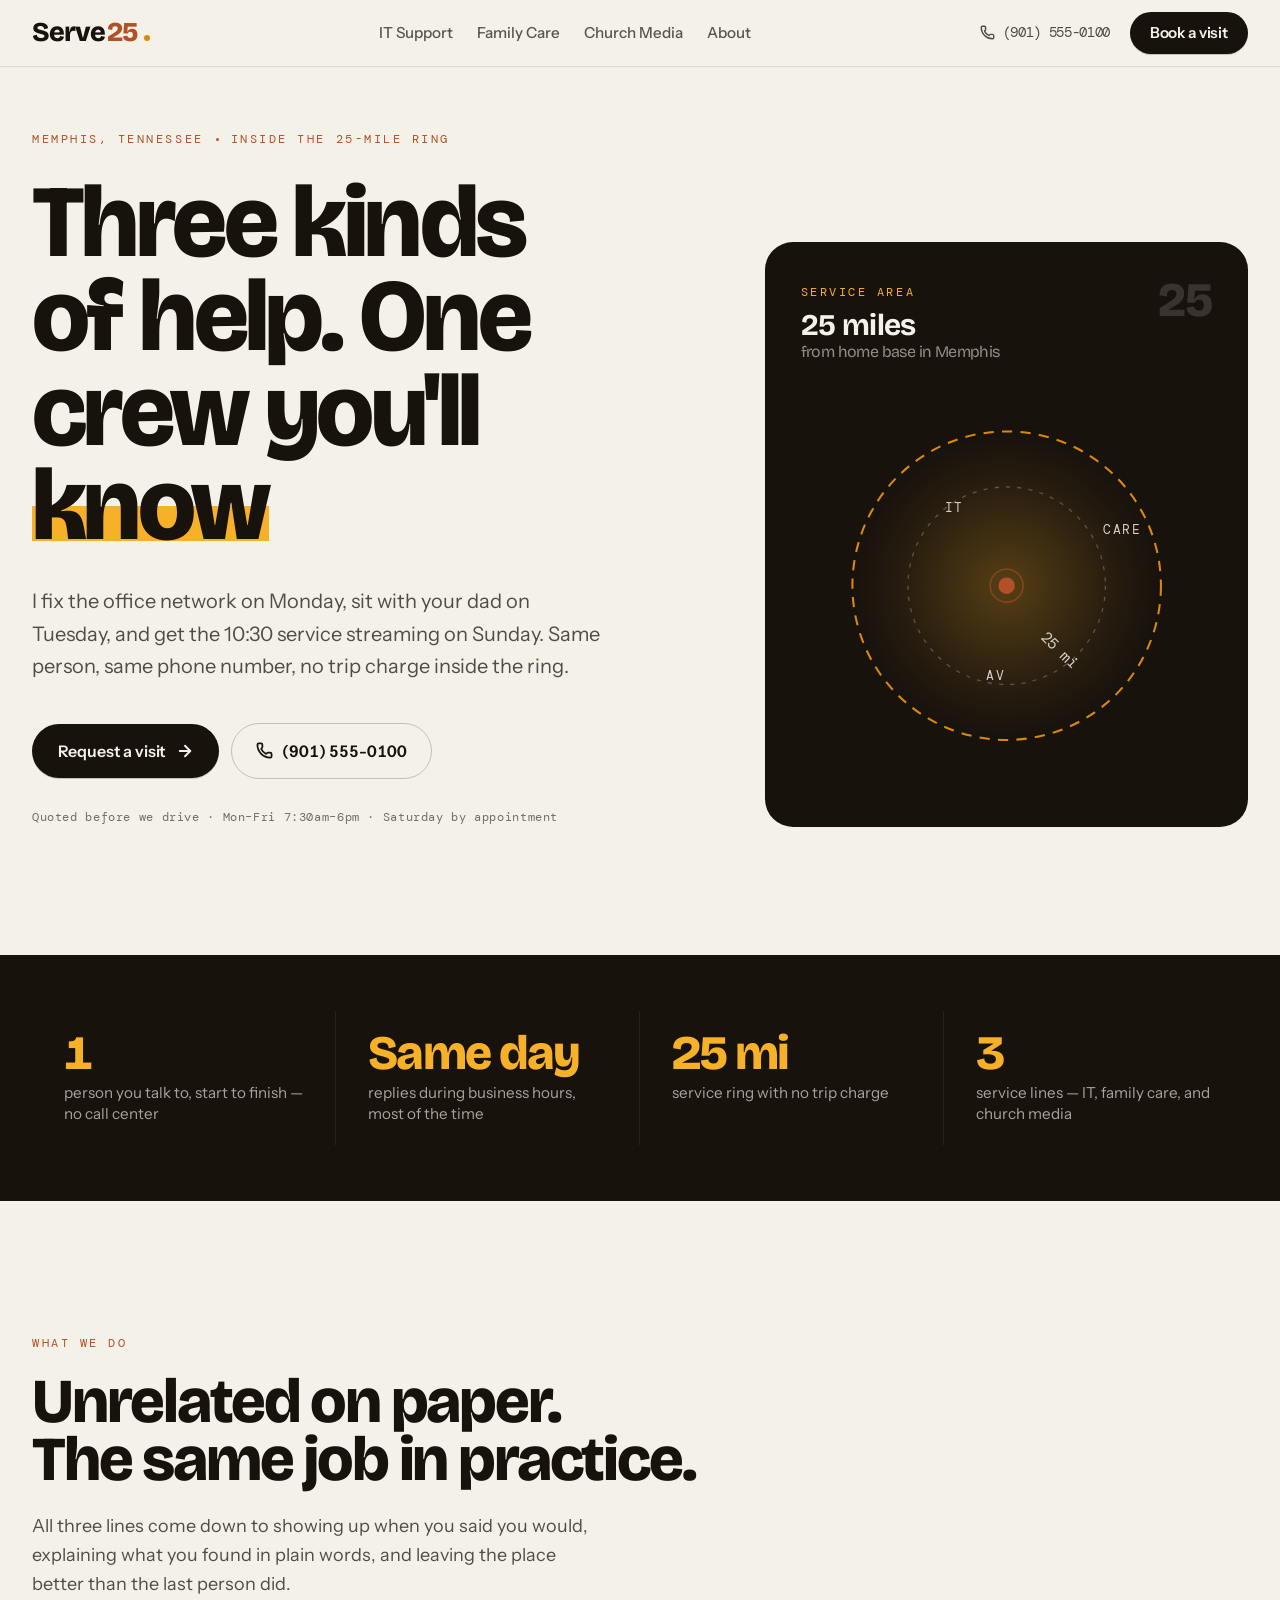
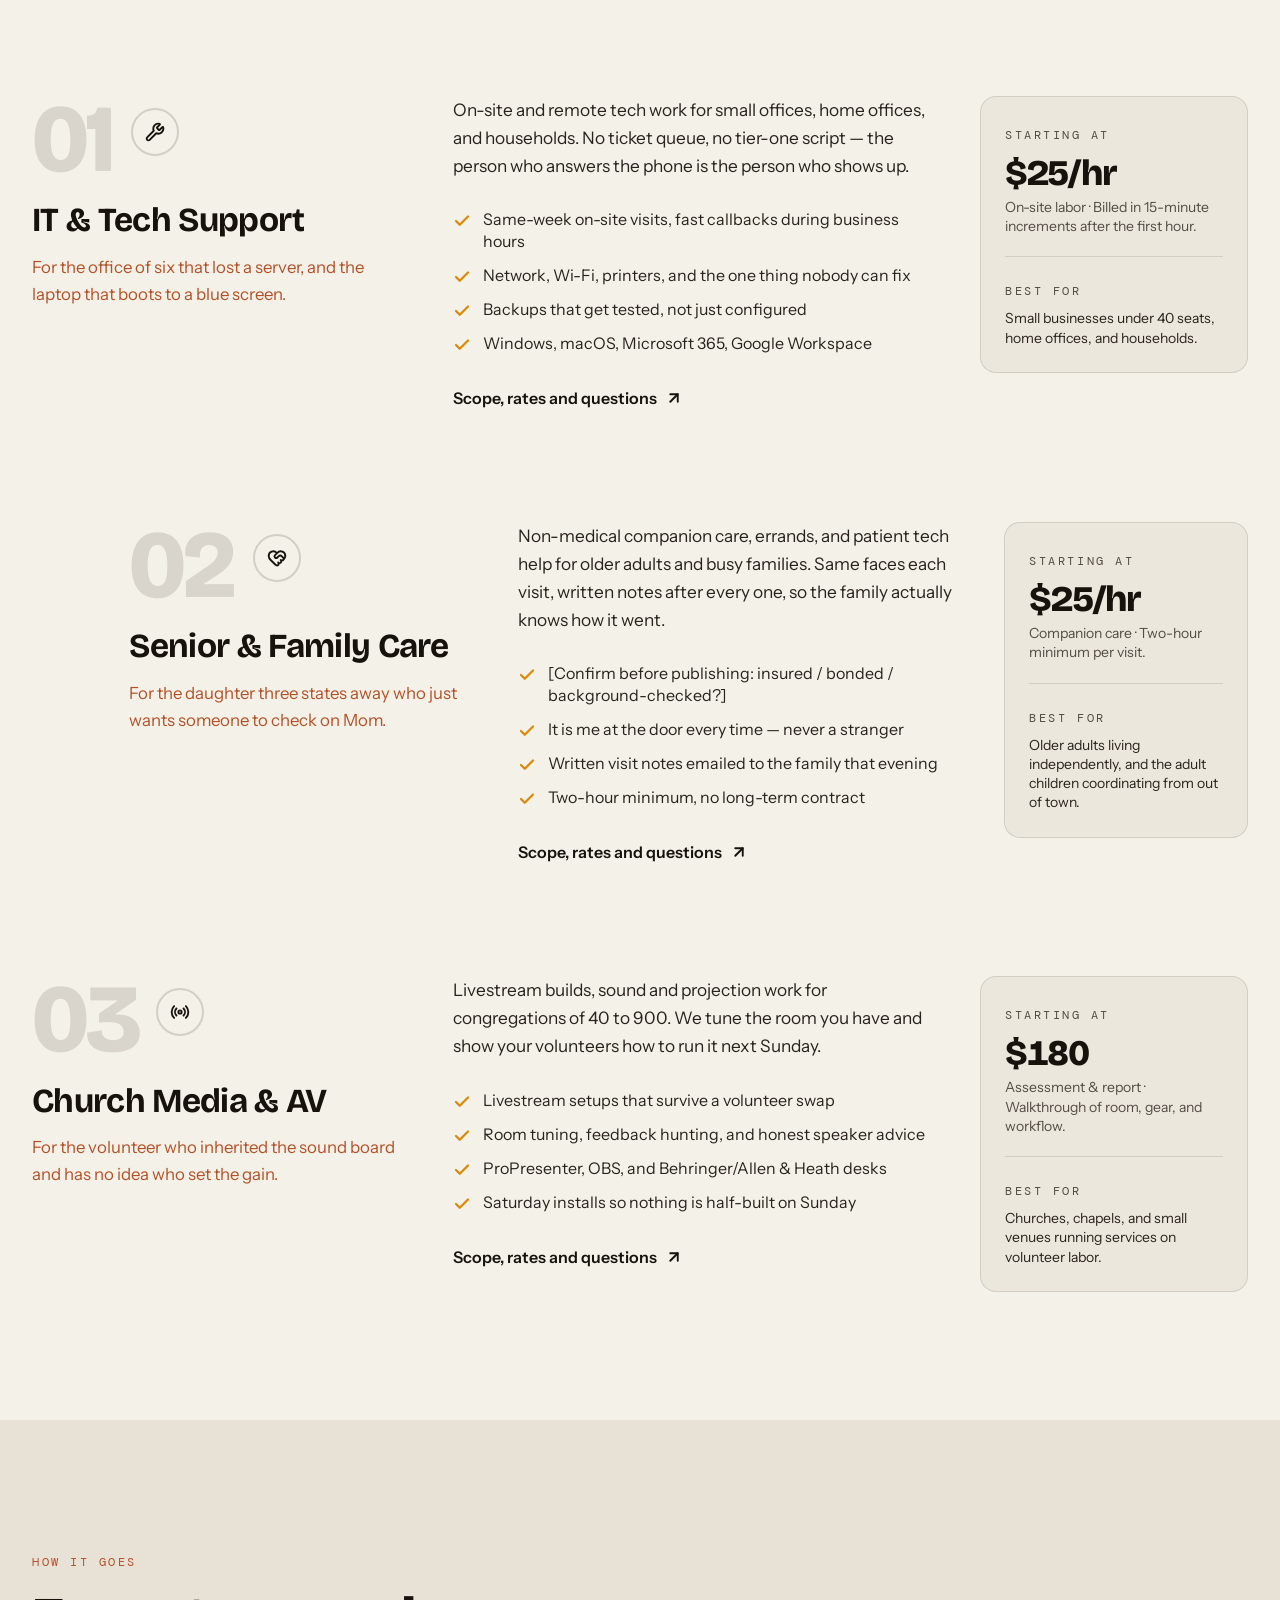
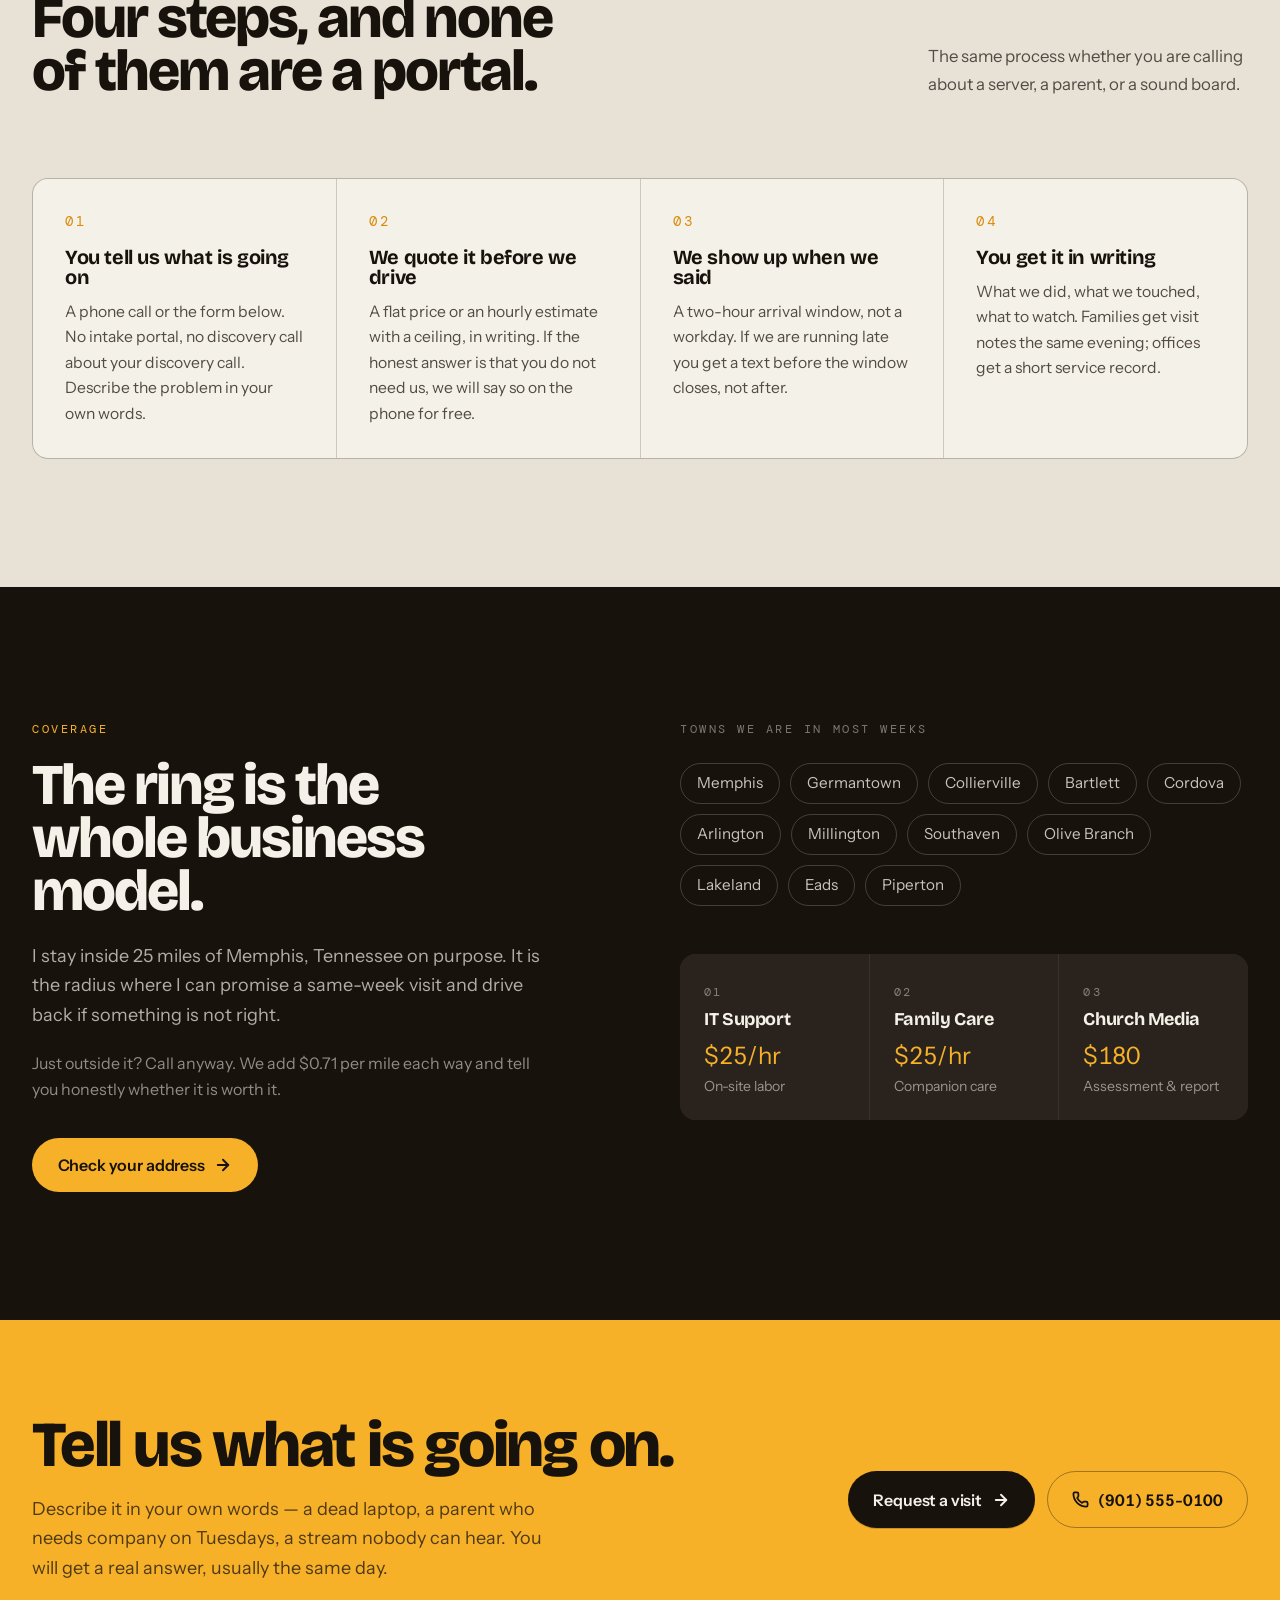
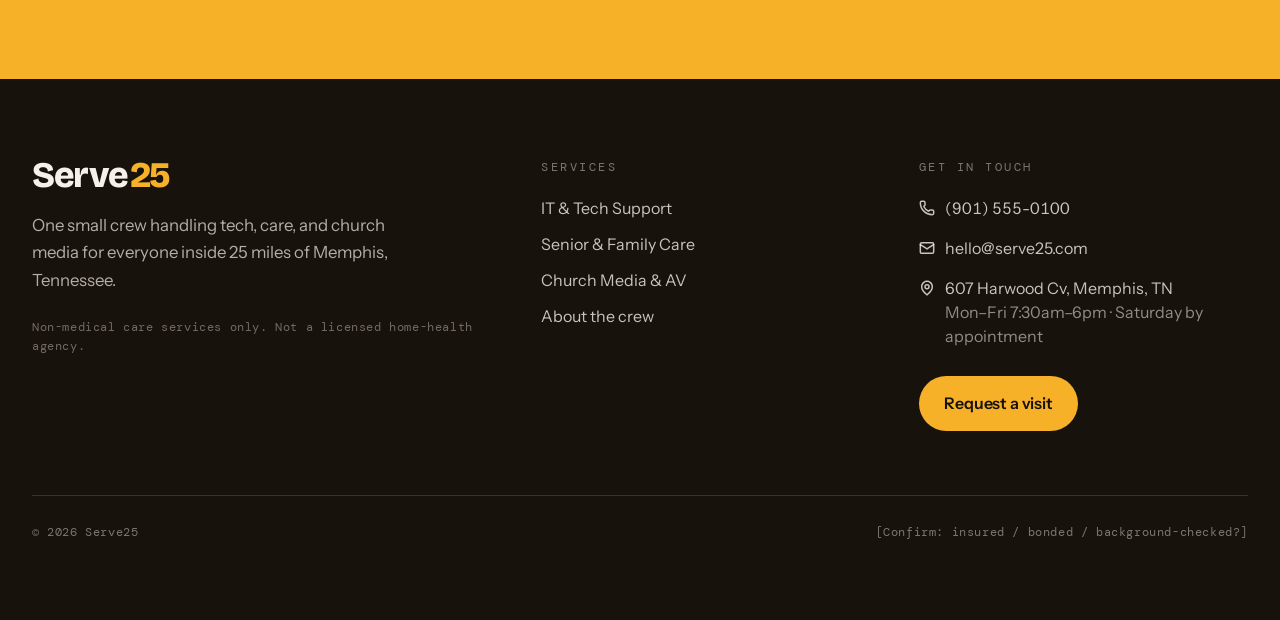
<file: index.html>
<!doctype html>
<html lang="en">
<head>
<meta charset="utf-8"/>
<meta name="viewport" content="width=device-width, initial-scale=1"/>
<title>Serve25 — IT support, family care & church media inside 25 miles</title>
<meta name="description" content="Daniel Harvey handling small-business IT support, non-medical senior and family care, and church livestream and AV work in the Memphis, Tennessee area. Flat quotes, written notes, no trip charge inside 25 miles."/>
<meta name="theme-color" content="#f4efe6"/>
<link rel="icon" href="/favicon.svg" type="image/svg+xml"/>
<link rel="preconnect" href="https://fonts.googleapis.com"/>
<link rel="preconnect" href="https://fonts.gstatic.com" crossorigin/>
<link href="https://fonts.googleapis.com/css2?family=Bricolage+Grotesque:opsz,wdth,wght@12..96,75..100,400..800&family=Instrument+Sans:ital,wght@0,400..600;1,400&family=DM+Mono:wght@400;500&display=swap" rel="stylesheet"/>
<link rel="stylesheet" href="/assets/style.css"/>

</head>
<body class="bg-bone text-ink">
<header class="sticky top-0 z-50 bg-bone/85 backdrop-blur-md border-b border-ink/10">
  <div class="mx-auto max-w-[86rem] px-5 sm:px-8">
    <div class="flex items-center justify-between gap-4 flex-wrap py-3">
      <a href="/index.html" class="flex items-baseline gap-[0.12em]" aria-label="Serve25 home">
        <span class="display text-2xl sm:text-[1.7rem]">Serve</span><span class="display text-2xl sm:text-[1.7rem] text-clay">25</span>
        <span class="mb-[0.35em] ml-1 h-[6px] w-[6px] rounded-full bg-marigold-deep inline-block"></span>
      </a>
      <nav class="flex flex-wrap items-center gap-6" aria-label="Primary">
          <a href="/services/it-support.html" class="text-[0.95rem] font-medium transition-opacity opacity-70 hover:opacity-100">IT Support</a>
          <a href="/services/family-care.html" class="text-[0.95rem] font-medium transition-opacity opacity-70 hover:opacity-100">Family Care</a>
          <a href="/services/church-media.html" class="text-[0.95rem] font-medium transition-opacity opacity-70 hover:opacity-100">Church Media</a>
          <a href="/about.html" class="text-[0.95rem] font-medium transition-opacity opacity-70 hover:opacity-100">About</a>
      </nav>
      <div class="flex items-center gap-5">
        <a href="tel:+19015550100" class="flex items-center gap-2 font-mono text-[0.9rem] tracking-tight tnum opacity-75 transition-opacity hover:opacity-100">
          <svg xmlns="http://www.w3.org/2000/svg" width="15" height="15" viewBox="0 0 24 24" fill="none" stroke="currentColor" stroke-width="2.25" stroke-linecap="round" stroke-linejoin="round" aria-hidden="true"><path d="M13.832 16.568a1 1 0 0 0 1.213-.303l.355-.465A2 2 0 0 1 17 15h3a2 2 0 0 1 2 2v3a2 2 0 0 1-2 2A18 18 0 0 1 2 4a2 2 0 0 1 2-2h3a2 2 0 0 1 2 2v3a2 2 0 0 1-.8 1.6l-.468.351a1 1 0 0 0-.292 1.233 14 14 0 0 0 6.392 6.384"/></svg>(901) 555-0100
        </a>
        <a href="/contact.html" class="btn-solid btn-sm text-[0.95rem]">Book a visit</a>
      </div>
    </div>
  </div>
</header>
<main>

<section class="relative overflow-hidden pt-10 pb-20 sm:pt-16 sm:pb-32">
  <div class="relative mx-auto max-w-[86rem] px-5 sm:px-8">
    <div class="grid items-end gap-14 lg:grid-cols-12 lg:gap-10">
      <div class="lg:col-span-7 xl:col-span-7">
        <p class="eyebrow flex flex-wrap items-center gap-x-3 gap-y-1 text-clay">
          <span>Memphis, Tennessee</span><span class="h-[3px] w-[3px] rounded-full bg-clay inline-block"></span><span>Inside the 25-mile ring</span>
        </p>
        <h1 class="display mt-7 text-[clamp(2.9rem,8.4vw,6.4rem)]">
          <span class="block">Three kinds</span>
          <span class="block">of help. One</span>
          <span class="block">crew you'll <span class="relative inline-block"><span class="relative z-10">know</span><span class="absolute inset-x-0 bottom-[0.12em] z-0 h-[0.34em] bg-marigold"></span></span></span>
        </h1>
        <p class="mt-8 max-w-xl text-lg leading-relaxed text-ink-3 sm:text-xl">I fix the office network on Monday, sit with your dad on Tuesday, and get the 10:30 service streaming on Sunday. Same person, same phone number, no trip charge inside the ring.</p>
        <div class="mt-10 flex flex-wrap items-center gap-3">
          <a href="/contact.html" class="btn-solid">Request a visit<svg xmlns="http://www.w3.org/2000/svg" width="18" height="18" viewBox="0 0 24 24" fill="none" stroke="currentColor" stroke-width="2.5" stroke-linecap="round" stroke-linejoin="round" aria-hidden="true"><path d="M5 12h14"/><path d="m12 5 7 7-7 7"/></svg></a>
          <a href="tel:+19015550100" class="btn-ghost tnum"><svg xmlns="http://www.w3.org/2000/svg" width="17" height="17" viewBox="0 0 24 24" fill="none" stroke="currentColor" stroke-width="2.5" stroke-linecap="round" stroke-linejoin="round" aria-hidden="true"><path d="M13.832 16.568a1 1 0 0 0 1.213-.303l.355-.465A2 2 0 0 1 17 15h3a2 2 0 0 1 2 2v3a2 2 0 0 1-2 2A18 18 0 0 1 2 4a2 2 0 0 1 2-2h3a2 2 0 0 1 2 2v3a2 2 0 0 1-.8 1.6l-.468.351a1 1 0 0 0-.292 1.233 14 14 0 0 0 6.392 6.384"/></svg>(901) 555-0100</a>
        </div>
        <p class="mt-7 font-mono text-[0.78rem] leading-relaxed tracking-wider text-ink-3/80">Quoted before we drive · Mon–Fri 7:30am–6pm · Saturday by appointment</p>
      </div>
      <div class="lg:col-span-5 xl:col-span-5">
        <div class="relative mx-auto max-w-md lg:max-w-none">
          <div class="relative overflow-hidden rounded-[1.75rem] bg-ink p-7 text-bone sm:p-9">
            <div class="flex items-start justify-between gap-6">
              <div><span class="eyebrow text-marigold">Service area</span><p class="display-wide mt-2 text-3xl">25 miles<span class="block text-base font-normal text-bone/55">from home base in Memphis</span></p></div>
              <span class="display shrink-0 text-5xl text-bone/15">25</span>
            </div>
            <svg viewBox="0 0 400 400" class="mt-4 w-full text-bone/85" role="img" aria-label="A 25-mile service radius with IT support, family care, and church media inside it">
<defs><radialGradient id="ring-fill" cx="50%" cy="50%" r="50%">
<stop offset="0%" stop-color="var(--color-marigold)" stop-opacity="0.28"/>
<stop offset="70%" stop-color="var(--color-marigold)" stop-opacity="0.06"/>
<stop offset="100%" stop-color="var(--color-marigold)" stop-opacity="0"/></radialGradient></defs>
<circle cx="200" cy="200" r="150" fill="url(#ring-fill)"/>
<circle cx="200" cy="200" r="150" fill="none" stroke="var(--color-marigold-deep)" stroke-width="2" stroke-dasharray="10 8"/>
<circle cx="200" cy="200" r="96" fill="none" stroke="currentColor" stroke-opacity="0.3" stroke-width="1.25" stroke-dasharray="4 7"/>
<circle cx="200" cy="200" r="8" fill="var(--color-clay)"/>
<circle cx="200" cy="200" r="16" fill="none" stroke="var(--color-clay)" stroke-width="1.5" stroke-opacity="0.55"/>
<text x="248" y="266" font-family="var(--font-mono)" font-size="15" fill="currentColor" transform="rotate(45 248 266)" text-anchor="middle">25 mi</text>
<text x="140" y="128" font-family="var(--font-mono)" font-size="13" letter-spacing="1.5" fill="currentColor">IT</text>
<text x="294" y="150" font-family="var(--font-mono)" font-size="13" letter-spacing="1.5" fill="currentColor">CARE</text>
<text x="180" y="292" font-family="var(--font-mono)" font-size="13" letter-spacing="1.5" fill="currentColor">AV</text>
</svg>
          </div>
        </div>
      </div>
    </div>
  </div>
</section>

<section class="relative bg-ink text-bone">
  <div class="mx-auto max-w-[86rem] px-5 sm:px-8">
    <dl class="grid grid-cols-2 divide-ink-2 py-12 sm:py-14 lg:grid-cols-4 lg:divide-x">
      <div class="px-1 py-5 lg:px-8"><dt class="display text-[2.6rem] tnum text-marigold sm:text-5xl">1</dt><dd class="mt-2 max-w-[15rem] text-[0.95rem] leading-snug text-bone/65">person you talk to, start to finish — no call center</dd></div>
          <div class="px-1 py-5 lg:px-8"><dt class="display text-[2.6rem] tnum text-marigold sm:text-5xl">Same day</dt><dd class="mt-2 max-w-[15rem] text-[0.95rem] leading-snug text-bone/65">replies during business hours, most of the time</dd></div>
          <div class="px-1 py-5 lg:px-8"><dt class="display text-[2.6rem] tnum text-marigold sm:text-5xl">25 mi</dt><dd class="mt-2 max-w-[15rem] text-[0.95rem] leading-snug text-bone/65">service ring with no trip charge</dd></div>
          <div class="px-1 py-5 lg:px-8"><dt class="display text-[2.6rem] tnum text-marigold sm:text-5xl">3</dt><dd class="mt-2 max-w-[15rem] text-[0.95rem] leading-snug text-bone/65">service lines — IT, family care, and church media</dd></div>
    </dl>
  </div>
</section>

<section id="services" class="relative py-24 sm:py-32">
  <div class="mx-auto max-w-[86rem] px-5 sm:px-8">
    <div class="max-w-3xl">
      <span class="eyebrow text-clay">What we do</span>
      <h2 class="display mt-5 text-[clamp(2.2rem,5.4vw,3.9rem)]">Unrelated on paper.<br/>The same job in practice.</h2>
      <p class="mt-6 max-w-xl text-lg leading-relaxed text-ink-3">All three lines come down to showing up when you said you would, explaining what you found in plain words, and leaving the place better than the last person did.</p>
    </div>
    <div class="mt-20 space-y-20 sm:mt-24 sm:space-y-28">
      
        <article class="group relative">
          <div class="grid gap-8 lg:grid-cols-12 lg:gap-12 ">
            <div class="lg:col-span-4">
              <div class="flex items-start gap-5">
                <span class="display text-[clamp(3.5rem,9vw,6rem)] text-ink/12">01</span>
                <span class="mt-3 grid h-12 w-12 shrink-0 place-items-center rounded-full border-2 border-ink/15 text-ink"><svg xmlns="http://www.w3.org/2000/svg" width="20" height="20" viewBox="0 0 24 24" fill="none" stroke="currentColor" stroke-width="2.25" stroke-linecap="round" stroke-linejoin="round" aria-hidden="true"><path d="M14.7 6.3a1 1 0 0 0 0 1.4l1.6 1.6a1 1 0 0 0 1.4 0l3.106-3.105c.32-.322.863-.22.983.218a6 6 0 0 1-8.259 7.057l-7.91 7.91a1 1 0 0 1-2.999-3l7.91-7.91a6 6 0 0 1 7.057-8.259c.438.12.54.662.219.984z"/></svg></span>
              </div>
              <h3 class="display-wide mt-5 text-3xl sm:text-[2.1rem]">IT & Tech Support</h3>
              <p class="mt-4 max-w-sm text-[1.05rem] leading-relaxed text-clay">For the office of six that lost a server, and the laptop that boots to a blue screen.</p>
            </div>
            <div class="lg:col-span-5">
              <p class="text-[1.08rem] leading-relaxed text-ink-2">On-site and remote tech work for small offices, home offices, and households. No ticket queue, no tier-one script — the person who answers the phone is the person who shows up.</p>
              <ul class="mt-7 space-y-3">
              <li class="flex gap-3 text-ink-2"><svg xmlns="http://www.w3.org/2000/svg" width="18" height="18" viewBox="0 0 24 24" fill="none" stroke="currentColor" stroke-width="3" stroke-linecap="round" stroke-linejoin="round" class="mt-1 shrink-0 text-marigold-deep" aria-hidden="true"><path d="M20 6 9 17l-5-5"/></svg><span class="leading-snug">Same-week on-site visits, fast callbacks during business hours</span></li>
              <li class="flex gap-3 text-ink-2"><svg xmlns="http://www.w3.org/2000/svg" width="18" height="18" viewBox="0 0 24 24" fill="none" stroke="currentColor" stroke-width="3" stroke-linecap="round" stroke-linejoin="round" class="mt-1 shrink-0 text-marigold-deep" aria-hidden="true"><path d="M20 6 9 17l-5-5"/></svg><span class="leading-snug">Network, Wi-Fi, printers, and the one thing nobody can fix</span></li>
              <li class="flex gap-3 text-ink-2"><svg xmlns="http://www.w3.org/2000/svg" width="18" height="18" viewBox="0 0 24 24" fill="none" stroke="currentColor" stroke-width="3" stroke-linecap="round" stroke-linejoin="round" class="mt-1 shrink-0 text-marigold-deep" aria-hidden="true"><path d="M20 6 9 17l-5-5"/></svg><span class="leading-snug">Backups that get tested, not just configured</span></li>
              <li class="flex gap-3 text-ink-2"><svg xmlns="http://www.w3.org/2000/svg" width="18" height="18" viewBox="0 0 24 24" fill="none" stroke="currentColor" stroke-width="3" stroke-linecap="round" stroke-linejoin="round" class="mt-1 shrink-0 text-marigold-deep" aria-hidden="true"><path d="M20 6 9 17l-5-5"/></svg><span class="leading-snug">Windows, macOS, Microsoft 365, Google Workspace</span></li>
              </ul>
              <a href="/services/it-support.html" class="mt-8 inline-flex items-center gap-2 font-semibold text-ink">
                <span class="link-draw">Scope, rates and questions</span><svg xmlns="http://www.w3.org/2000/svg" width="18" height="18" viewBox="0 0 24 24" fill="none" stroke="currentColor" stroke-width="2.5" stroke-linecap="round" stroke-linejoin="round" aria-hidden="true"><path d="M7 7h10v10"/><path d="M7 17 17 7"/></svg>
              </a>
            </div>
            <div class="lg:col-span-3">
              <div class="rounded-2xl border border-ink/12 bg-bone-2/60 p-6">
                <span class="eyebrow text-ink-3">Starting at</span>
                <p class="display mt-3 text-4xl tnum">$25/hr</p>
                <p class="mt-2 text-sm leading-snug text-ink-3">On-site labor · Billed in 15-minute increments after the first hour.</p>
                <hr class="my-5 border-ink/12"/>
                <span class="eyebrow text-ink-3">Best for</span>
                <p class="mt-2 text-sm leading-snug text-ink-2">Small businesses under 40 seats, home offices, and households.</p>
              </div>
            </div>
          </div>
        </article>
        <article class="group relative">
          <div class="grid gap-8 lg:grid-cols-12 lg:gap-12 lg:pl-[8%]">
            <div class="lg:col-span-4">
              <div class="flex items-start gap-5">
                <span class="display text-[clamp(3.5rem,9vw,6rem)] text-ink/12">02</span>
                <span class="mt-3 grid h-12 w-12 shrink-0 place-items-center rounded-full border-2 border-ink/15 text-ink"><svg xmlns="http://www.w3.org/2000/svg" width="20" height="20" viewBox="0 0 24 24" fill="none" stroke="currentColor" stroke-width="2.25" stroke-linecap="round" stroke-linejoin="round" aria-hidden="true"><path d="M19.414 14.414C21 12.828 22 11.5 22 9.5a5.5 5.5 0 0 0-9.591-3.676.6.6 0 0 1-.818.001A5.5 5.5 0 0 0 2 9.5c0 2.3 1.5 4 3 5.5l5.535 5.362a2 2 0 0 0 2.879.052 2.12 2.12 0 0 0-.004-3 2.124 2.124 0 1 0 3-3 2.124 2.124 0 0 0 3.004 0 2 2 0 0 0 0-2.828l-1.881-1.882a2.41 2.41 0 0 0-3.409 0l-1.71 1.71a2 2 0 0 1-2.828 0 2 2 0 0 1 0-2.828l2.823-2.762"/></svg></span>
              </div>
              <h3 class="display-wide mt-5 text-3xl sm:text-[2.1rem]">Senior & Family Care</h3>
              <p class="mt-4 max-w-sm text-[1.05rem] leading-relaxed text-clay">For the daughter three states away who just wants someone to check on Mom.</p>
            </div>
            <div class="lg:col-span-5">
              <p class="text-[1.08rem] leading-relaxed text-ink-2">Non-medical companion care, errands, and patient tech help for older adults and busy families. Same faces each visit, written notes after every one, so the family actually knows how it went.</p>
              <ul class="mt-7 space-y-3">
              <li class="flex gap-3 text-ink-2"><svg xmlns="http://www.w3.org/2000/svg" width="18" height="18" viewBox="0 0 24 24" fill="none" stroke="currentColor" stroke-width="3" stroke-linecap="round" stroke-linejoin="round" class="mt-1 shrink-0 text-marigold-deep" aria-hidden="true"><path d="M20 6 9 17l-5-5"/></svg><span class="leading-snug">[Confirm before publishing: insured / bonded / background-checked?]</span></li>
              <li class="flex gap-3 text-ink-2"><svg xmlns="http://www.w3.org/2000/svg" width="18" height="18" viewBox="0 0 24 24" fill="none" stroke="currentColor" stroke-width="3" stroke-linecap="round" stroke-linejoin="round" class="mt-1 shrink-0 text-marigold-deep" aria-hidden="true"><path d="M20 6 9 17l-5-5"/></svg><span class="leading-snug">It is me at the door every time — never a stranger</span></li>
              <li class="flex gap-3 text-ink-2"><svg xmlns="http://www.w3.org/2000/svg" width="18" height="18" viewBox="0 0 24 24" fill="none" stroke="currentColor" stroke-width="3" stroke-linecap="round" stroke-linejoin="round" class="mt-1 shrink-0 text-marigold-deep" aria-hidden="true"><path d="M20 6 9 17l-5-5"/></svg><span class="leading-snug">Written visit notes emailed to the family that evening</span></li>
              <li class="flex gap-3 text-ink-2"><svg xmlns="http://www.w3.org/2000/svg" width="18" height="18" viewBox="0 0 24 24" fill="none" stroke="currentColor" stroke-width="3" stroke-linecap="round" stroke-linejoin="round" class="mt-1 shrink-0 text-marigold-deep" aria-hidden="true"><path d="M20 6 9 17l-5-5"/></svg><span class="leading-snug">Two-hour minimum, no long-term contract</span></li>
              </ul>
              <a href="/services/family-care.html" class="mt-8 inline-flex items-center gap-2 font-semibold text-ink">
                <span class="link-draw">Scope, rates and questions</span><svg xmlns="http://www.w3.org/2000/svg" width="18" height="18" viewBox="0 0 24 24" fill="none" stroke="currentColor" stroke-width="2.5" stroke-linecap="round" stroke-linejoin="round" aria-hidden="true"><path d="M7 7h10v10"/><path d="M7 17 17 7"/></svg>
              </a>
            </div>
            <div class="lg:col-span-3">
              <div class="rounded-2xl border border-ink/12 bg-bone-2/60 p-6">
                <span class="eyebrow text-ink-3">Starting at</span>
                <p class="display mt-3 text-4xl tnum">$25/hr</p>
                <p class="mt-2 text-sm leading-snug text-ink-3">Companion care · Two-hour minimum per visit.</p>
                <hr class="my-5 border-ink/12"/>
                <span class="eyebrow text-ink-3">Best for</span>
                <p class="mt-2 text-sm leading-snug text-ink-2">Older adults living independently, and the adult children coordinating from out of town.</p>
              </div>
            </div>
          </div>
        </article>
        <article class="group relative">
          <div class="grid gap-8 lg:grid-cols-12 lg:gap-12 ">
            <div class="lg:col-span-4">
              <div class="flex items-start gap-5">
                <span class="display text-[clamp(3.5rem,9vw,6rem)] text-ink/12">03</span>
                <span class="mt-3 grid h-12 w-12 shrink-0 place-items-center rounded-full border-2 border-ink/15 text-ink"><svg xmlns="http://www.w3.org/2000/svg" width="20" height="20" viewBox="0 0 24 24" fill="none" stroke="currentColor" stroke-width="2.25" stroke-linecap="round" stroke-linejoin="round" aria-hidden="true"><path d="M16.247 7.761a6 6 0 0 1 0 8.478"/><path d="M19.075 4.933a10 10 0 0 1 0 14.134"/><path d="M4.925 19.067a10 10 0 0 1 0-14.134"/><path d="M7.753 16.239a6 6 0 0 1 0-8.478"/><circle cx="12" cy="12" r="2"/></svg></span>
              </div>
              <h3 class="display-wide mt-5 text-3xl sm:text-[2.1rem]">Church Media & AV</h3>
              <p class="mt-4 max-w-sm text-[1.05rem] leading-relaxed text-clay">For the volunteer who inherited the sound board and has no idea who set the gain.</p>
            </div>
            <div class="lg:col-span-5">
              <p class="text-[1.08rem] leading-relaxed text-ink-2">Livestream builds, sound and projection work for congregations of 40 to 900. We tune the room you have and show your volunteers how to run it next Sunday.</p>
              <ul class="mt-7 space-y-3">
              <li class="flex gap-3 text-ink-2"><svg xmlns="http://www.w3.org/2000/svg" width="18" height="18" viewBox="0 0 24 24" fill="none" stroke="currentColor" stroke-width="3" stroke-linecap="round" stroke-linejoin="round" class="mt-1 shrink-0 text-marigold-deep" aria-hidden="true"><path d="M20 6 9 17l-5-5"/></svg><span class="leading-snug">Livestream setups that survive a volunteer swap</span></li>
              <li class="flex gap-3 text-ink-2"><svg xmlns="http://www.w3.org/2000/svg" width="18" height="18" viewBox="0 0 24 24" fill="none" stroke="currentColor" stroke-width="3" stroke-linecap="round" stroke-linejoin="round" class="mt-1 shrink-0 text-marigold-deep" aria-hidden="true"><path d="M20 6 9 17l-5-5"/></svg><span class="leading-snug">Room tuning, feedback hunting, and honest speaker advice</span></li>
              <li class="flex gap-3 text-ink-2"><svg xmlns="http://www.w3.org/2000/svg" width="18" height="18" viewBox="0 0 24 24" fill="none" stroke="currentColor" stroke-width="3" stroke-linecap="round" stroke-linejoin="round" class="mt-1 shrink-0 text-marigold-deep" aria-hidden="true"><path d="M20 6 9 17l-5-5"/></svg><span class="leading-snug">ProPresenter, OBS, and Behringer/Allen & Heath desks</span></li>
              <li class="flex gap-3 text-ink-2"><svg xmlns="http://www.w3.org/2000/svg" width="18" height="18" viewBox="0 0 24 24" fill="none" stroke="currentColor" stroke-width="3" stroke-linecap="round" stroke-linejoin="round" class="mt-1 shrink-0 text-marigold-deep" aria-hidden="true"><path d="M20 6 9 17l-5-5"/></svg><span class="leading-snug">Saturday installs so nothing is half-built on Sunday</span></li>
              </ul>
              <a href="/services/church-media.html" class="mt-8 inline-flex items-center gap-2 font-semibold text-ink">
                <span class="link-draw">Scope, rates and questions</span><svg xmlns="http://www.w3.org/2000/svg" width="18" height="18" viewBox="0 0 24 24" fill="none" stroke="currentColor" stroke-width="2.5" stroke-linecap="round" stroke-linejoin="round" aria-hidden="true"><path d="M7 7h10v10"/><path d="M7 17 17 7"/></svg>
              </a>
            </div>
            <div class="lg:col-span-3">
              <div class="rounded-2xl border border-ink/12 bg-bone-2/60 p-6">
                <span class="eyebrow text-ink-3">Starting at</span>
                <p class="display mt-3 text-4xl tnum">$180</p>
                <p class="mt-2 text-sm leading-snug text-ink-3">Assessment & report · Walkthrough of room, gear, and workflow.</p>
                <hr class="my-5 border-ink/12"/>
                <span class="eyebrow text-ink-3">Best for</span>
                <p class="mt-2 text-sm leading-snug text-ink-2">Churches, chapels, and small venues running services on volunteer labor.</p>
              </div>
            </div>
          </div>
        </article>
    </div>
  </div>
</section>

<section class="relative overflow-hidden bg-bone-2 py-24 sm:py-32">
  <div class="relative mx-auto max-w-[86rem] px-5 sm:px-8">
    <div class="flex flex-col gap-6 sm:flex-row sm:items-end sm:justify-between">
      <div><span class="eyebrow text-clay">How it goes</span><h2 class="display mt-5 max-w-xl text-[clamp(2.2rem,5.4vw,3.6rem)]">Four steps, and none of them are a portal.</h2></div>
      <p class="max-w-xs text-[1.05rem] leading-relaxed text-ink-3">The same process whether you are calling about a server, a parent, or a sound board.</p>
    </div>
    <ol class="mt-16 grid gap-px overflow-hidden rounded-2xl border border-ink/12 bg-ink/12 sm:mt-20 sm:grid-cols-2 lg:grid-cols-4">
      <li class="flex flex-col bg-bone p-7 sm:p-8"><span class="font-mono text-sm tracking-[0.22em] text-marigold-deep">01</span><h3 class="display-wide mt-4 text-xl">You tell us what is going on</h3><p class="mt-3 text-[0.98rem] leading-relaxed text-ink-3">A phone call or the form below. No intake portal, no discovery call about your discovery call. Describe the problem in your own words.</p></li>
          <li class="flex flex-col bg-bone p-7 sm:p-8"><span class="font-mono text-sm tracking-[0.22em] text-marigold-deep">02</span><h3 class="display-wide mt-4 text-xl">We quote it before we drive</h3><p class="mt-3 text-[0.98rem] leading-relaxed text-ink-3">A flat price or an hourly estimate with a ceiling, in writing. If the honest answer is that you do not need us, we will say so on the phone for free.</p></li>
          <li class="flex flex-col bg-bone p-7 sm:p-8"><span class="font-mono text-sm tracking-[0.22em] text-marigold-deep">03</span><h3 class="display-wide mt-4 text-xl">We show up when we said</h3><p class="mt-3 text-[0.98rem] leading-relaxed text-ink-3">A two-hour arrival window, not a workday. If we are running late you get a text before the window closes, not after.</p></li>
          <li class="flex flex-col bg-bone p-7 sm:p-8"><span class="font-mono text-sm tracking-[0.22em] text-marigold-deep">04</span><h3 class="display-wide mt-4 text-xl">You get it in writing</h3><p class="mt-3 text-[0.98rem] leading-relaxed text-ink-3">What we did, what we touched, what to watch. Families get visit notes the same evening; offices get a short service record.</p></li>
    </ol>
  </div>
</section>

<section class="relative overflow-hidden bg-ink py-24 text-bone sm:py-32">
  <div class="relative mx-auto max-w-[86rem] px-5 sm:px-8">
    <div class="grid gap-14 lg:grid-cols-2 lg:gap-20">
      <div>
        <span class="eyebrow text-marigold">Coverage</span>
        <h2 class="display mt-5 text-[clamp(2.2rem,5.4vw,3.6rem)]">The ring is the<br/>whole business model.</h2>
        <p class="mt-6 max-w-lg text-lg leading-relaxed text-bone/70">I stay inside 25 miles of Memphis, Tennessee on purpose. It is the radius where I can promise a same-week visit and drive back if something is not right.</p>
        <p class="mt-5 max-w-lg leading-relaxed text-bone/55">Just outside it? Call anyway. We add $0.71 per mile each way and tell you honestly whether it is worth it.</p>
        <a href="/contact.html" class="btn-accent mt-9 inline-flex">Check your address<svg xmlns="http://www.w3.org/2000/svg" width="18" height="18" viewBox="0 0 24 24" fill="none" stroke="currentColor" stroke-width="2.5" stroke-linecap="round" stroke-linejoin="round" aria-hidden="true"><path d="M5 12h14"/><path d="m12 5 7 7-7 7"/></svg></a>
      </div>
      <div>
        <span class="eyebrow text-bone/45">Towns we are in most weeks</span>
        <ul class="mt-6 flex flex-wrap gap-2.5">
            <li class="rounded-full border border-bone/20 px-4 py-2 text-[0.95rem] text-bone/80 transition-colors duration-300 hover:border-marigold hover:text-marigold">Memphis</li>
            <li class="rounded-full border border-bone/20 px-4 py-2 text-[0.95rem] text-bone/80 transition-colors duration-300 hover:border-marigold hover:text-marigold">Germantown</li>
            <li class="rounded-full border border-bone/20 px-4 py-2 text-[0.95rem] text-bone/80 transition-colors duration-300 hover:border-marigold hover:text-marigold">Collierville</li>
            <li class="rounded-full border border-bone/20 px-4 py-2 text-[0.95rem] text-bone/80 transition-colors duration-300 hover:border-marigold hover:text-marigold">Bartlett</li>
            <li class="rounded-full border border-bone/20 px-4 py-2 text-[0.95rem] text-bone/80 transition-colors duration-300 hover:border-marigold hover:text-marigold">Cordova</li>
            <li class="rounded-full border border-bone/20 px-4 py-2 text-[0.95rem] text-bone/80 transition-colors duration-300 hover:border-marigold hover:text-marigold">Arlington</li>
            <li class="rounded-full border border-bone/20 px-4 py-2 text-[0.95rem] text-bone/80 transition-colors duration-300 hover:border-marigold hover:text-marigold">Millington</li>
            <li class="rounded-full border border-bone/20 px-4 py-2 text-[0.95rem] text-bone/80 transition-colors duration-300 hover:border-marigold hover:text-marigold">Southaven</li>
            <li class="rounded-full border border-bone/20 px-4 py-2 text-[0.95rem] text-bone/80 transition-colors duration-300 hover:border-marigold hover:text-marigold">Olive Branch</li>
            <li class="rounded-full border border-bone/20 px-4 py-2 text-[0.95rem] text-bone/80 transition-colors duration-300 hover:border-marigold hover:text-marigold">Lakeland</li>
            <li class="rounded-full border border-bone/20 px-4 py-2 text-[0.95rem] text-bone/80 transition-colors duration-300 hover:border-marigold hover:text-marigold">Eads</li>
            <li class="rounded-full border border-bone/20 px-4 py-2 text-[0.95rem] text-bone/80 transition-colors duration-300 hover:border-marigold hover:text-marigold">Piperton</li>
        </ul>
        <div class="mt-12 grid gap-px overflow-hidden rounded-2xl bg-bone/15 sm:grid-cols-3">
            <div class="bg-ink-2 p-6"><span class="font-mono text-xs tracking-[0.2em] text-bone/45">01</span><p class="display-wide mt-2 text-lg">IT Support</p><p class="mt-3 text-2xl tnum text-marigold">$25/hr</p><p class="mt-1 text-sm text-bone/55">On-site labor</p></div>
            <div class="bg-ink-2 p-6"><span class="font-mono text-xs tracking-[0.2em] text-bone/45">02</span><p class="display-wide mt-2 text-lg">Family Care</p><p class="mt-3 text-2xl tnum text-marigold">$25/hr</p><p class="mt-1 text-sm text-bone/55">Companion care</p></div>
            <div class="bg-ink-2 p-6"><span class="font-mono text-xs tracking-[0.2em] text-bone/45">03</span><p class="display-wide mt-2 text-lg">Church Media</p><p class="mt-3 text-2xl tnum text-marigold">$180</p><p class="mt-1 text-sm text-bone/55">Assessment & report</p></div>
        </div>
      </div>
    </div>
  </div>
</section>

<section class="bg-marigold">
  <div class="mx-auto max-w-[86rem] px-5 py-20 sm:px-8 sm:py-24">
    <div class="flex flex-col items-start gap-10 lg:flex-row lg:items-center lg:justify-between">
      <div>
        <h2 class="display max-w-2xl text-[clamp(2.2rem,5.8vw,4rem)] text-ink">Tell us what is going on.</h2>
        <p class="mt-5 max-w-lg text-lg leading-relaxed text-ink/75">Describe it in your own words — a dead laptop, a parent who needs company on Tuesdays, a stream nobody can hear. You will get a real answer, usually the same day.</p>
      </div>
      <div class="flex shrink-0 flex-wrap gap-3">
        <a href="/contact.html" class="btn-solid">Request a visit<svg xmlns="http://www.w3.org/2000/svg" width="18" height="18" viewBox="0 0 24 24" fill="none" stroke="currentColor" stroke-width="2.5" stroke-linecap="round" stroke-linejoin="round" aria-hidden="true"><path d="M5 12h14"/><path d="m12 5 7 7-7 7"/></svg></a>
        <a href="tel:+19015550100" class="btn-ghost btn-ghost-strong tnum"><svg xmlns="http://www.w3.org/2000/svg" width="17" height="17" viewBox="0 0 24 24" fill="none" stroke="currentColor" stroke-width="2.5" stroke-linecap="round" stroke-linejoin="round" aria-hidden="true"><path d="M13.832 16.568a1 1 0 0 0 1.213-.303l.355-.465A2 2 0 0 1 17 15h3a2 2 0 0 1 2 2v3a2 2 0 0 1-2 2A18 18 0 0 1 2 4a2 2 0 0 1 2-2h3a2 2 0 0 1 2 2v3a2 2 0 0 1-.8 1.6l-.468.351a1 1 0 0 0-.292 1.233 14 14 0 0 0 6.392 6.384"/></svg>(901) 555-0100</a>
      </div>
    </div>
  </div>
</section>
</main>
<footer class="relative overflow-hidden bg-ink text-bone">
  <div class="relative mx-auto max-w-[86rem] px-5 py-16 sm:px-8 sm:py-20">
    <div class="grid gap-12 lg:grid-cols-[1.4fr_1fr_1fr]">
      <div>
        <div class="flex items-baseline gap-[0.12em]">
          <span class="display text-4xl">Serve</span><span class="display text-4xl text-marigold">25</span>
        </div>
        <p class="mt-5 max-w-sm text-[1.05rem] leading-relaxed text-bone/70">One small crew handling tech, care, and church media for everyone inside 25 miles of Memphis, Tennessee.</p>
        <p class="mt-6 font-mono text-xs leading-relaxed tracking-wider text-bone/40">Non-medical care services only. Not a licensed home-health agency.</p>
      </div>
      <div>
        <h3 class="eyebrow text-bone/45">Services</h3>
        <ul class="mt-5 space-y-3">
            <li><a href="/services/it-support.html" class="link-draw text-bone/80 transition-colors hover:text-marigold">IT & Tech Support</a></li>
            <li><a href="/services/family-care.html" class="link-draw text-bone/80 transition-colors hover:text-marigold">Senior & Family Care</a></li>
            <li><a href="/services/church-media.html" class="link-draw text-bone/80 transition-colors hover:text-marigold">Church Media & AV</a></li>
            <li><a href="/about.html" class="link-draw text-bone/80 transition-colors hover:text-marigold">About the crew</a></li>
        </ul>
      </div>
      <div>
        <h3 class="eyebrow text-bone/45">Get in touch</h3>
        <ul class="mt-5 space-y-4 text-bone/80">
          <li><a href="tel:+19015550100" class="flex items-center gap-2.5 tnum transition-colors hover:text-marigold"><svg xmlns="http://www.w3.org/2000/svg" width="16" height="16" viewBox="0 0 24 24" fill="none" stroke="currentColor" stroke-width="2.25" stroke-linecap="round" stroke-linejoin="round" aria-hidden="true"><path d="M13.832 16.568a1 1 0 0 0 1.213-.303l.355-.465A2 2 0 0 1 17 15h3a2 2 0 0 1 2 2v3a2 2 0 0 1-2 2A18 18 0 0 1 2 4a2 2 0 0 1 2-2h3a2 2 0 0 1 2 2v3a2 2 0 0 1-.8 1.6l-.468.351a1 1 0 0 0-.292 1.233 14 14 0 0 0 6.392 6.384"/></svg>(901) 555-0100</a></li>
          <li><a href="mailto:hello@serve25.com" class="flex items-center gap-2.5 transition-colors hover:text-marigold"><svg xmlns="http://www.w3.org/2000/svg" width="16" height="16" viewBox="0 0 24 24" fill="none" stroke="currentColor" stroke-width="2.25" stroke-linecap="round" stroke-linejoin="round" aria-hidden="true"><path d="m22 7-8.991 5.727a2 2 0 0 1-2.009 0L2 7"/><rect x="2" y="4" width="20" height="16" rx="2"/></svg>hello@serve25.com</a></li>
          <li class="flex items-start gap-2.5"><svg xmlns="http://www.w3.org/2000/svg" width="16" height="16" viewBox="0 0 24 24" fill="none" stroke="currentColor" stroke-width="2.25" stroke-linecap="round" stroke-linejoin="round" class="mt-1 shrink-0" aria-hidden="true"><path d="M20 10c0 4.993-5.539 10.193-7.399 11.799a1 1 0 0 1-1.202 0C9.539 20.193 4 14.993 4 10a8 8 0 0 1 16 0"/><circle cx="12" cy="10" r="3"/></svg><span>607 Harwood Cv, Memphis, TN<br><span class="text-bone/55">Mon–Fri 7:30am–6pm · Saturday by appointment</span></span></li>
        </ul>
        <a href="/contact.html" class="btn-accent mt-7 inline-flex">Request a visit</a>
      </div>
    </div>
    <div class="mt-16 flex flex-col gap-3 border-t border-bone/15 pt-7 font-mono text-xs tracking-wider text-bone/45 sm:flex-row sm:items-center sm:justify-between">
      <span>© 2026 Serve25</span>
      <span>[Confirm: insured / bonded / background-checked?]</span>
    </div>
  </div>
</footer>
</body>
</html>
</file>
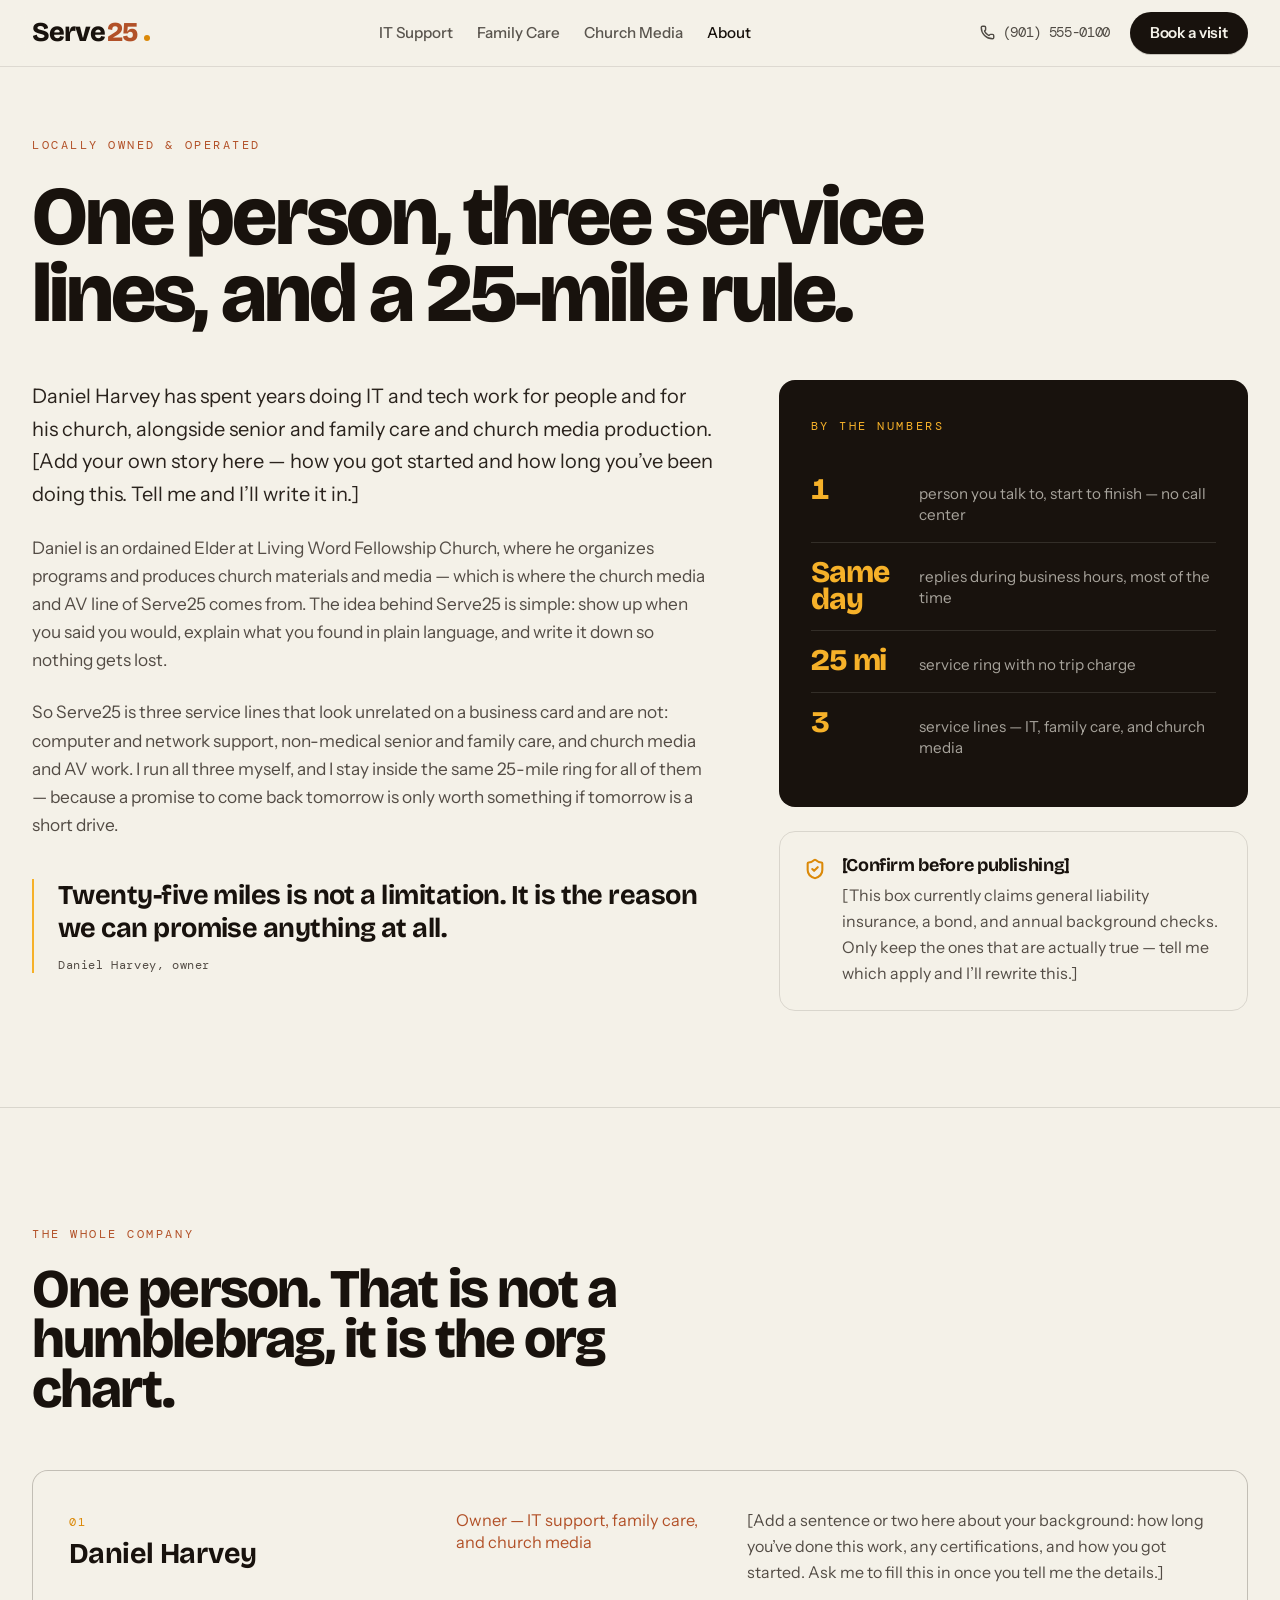
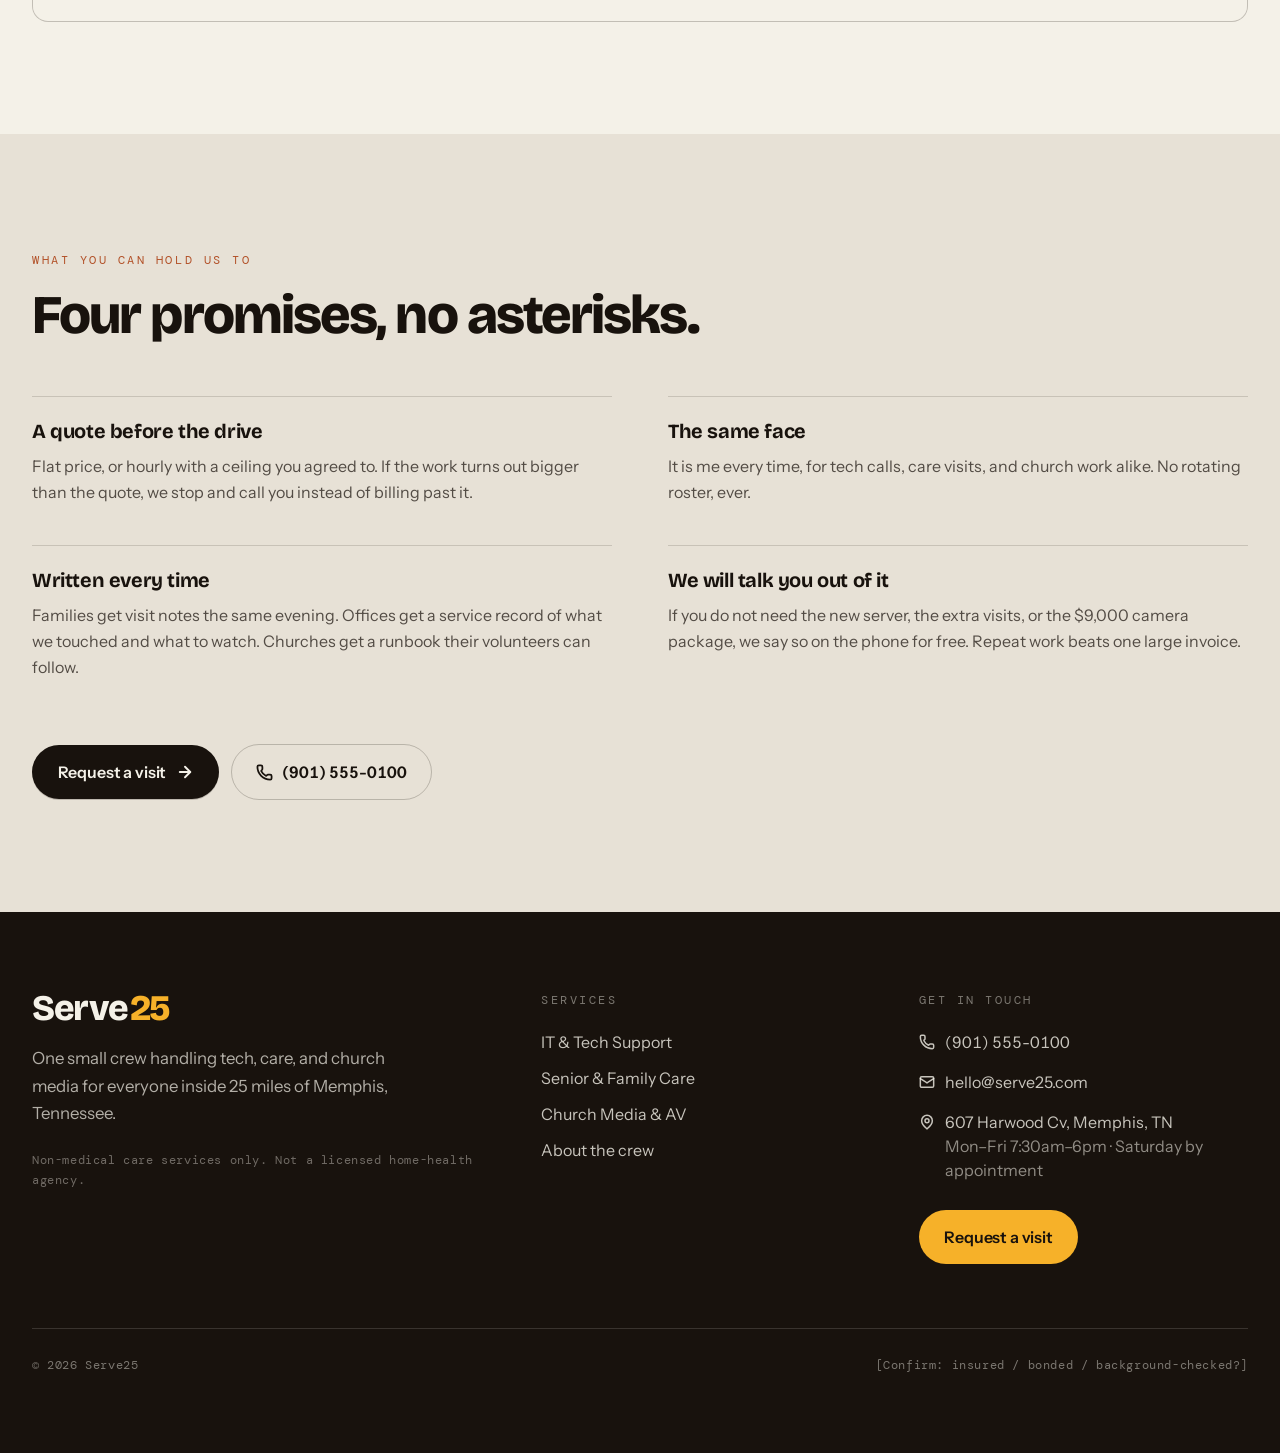
<file: about.html>
<!doctype html>
<html lang="en">
<head>
<meta charset="utf-8"/>
<meta name="viewport" content="width=device-width, initial-scale=1"/>
<title>About — Serve25</title>
<meta name="description" content="Daniel Harvey handling small-business IT support, non-medical senior and family care, and church livestream and AV work in the Memphis, Tennessee area. Flat quotes, written notes, no trip charge inside 25 miles."/>
<meta name="theme-color" content="#f4efe6"/>
<link rel="icon" href="/favicon.svg" type="image/svg+xml"/>
<link rel="preconnect" href="https://fonts.googleapis.com"/>
<link rel="preconnect" href="https://fonts.gstatic.com" crossorigin/>
<link href="https://fonts.googleapis.com/css2?family=Bricolage+Grotesque:opsz,wdth,wght@12..96,75..100,400..800&family=Instrument+Sans:ital,wght@0,400..600;1,400&family=DM+Mono:wght@400;500&display=swap" rel="stylesheet"/>
<link rel="stylesheet" href="/assets/style.css"/>

</head>
<body class="bg-bone text-ink">
<header class="sticky top-0 z-50 bg-bone/85 backdrop-blur-md border-b border-ink/10">
  <div class="mx-auto max-w-[86rem] px-5 sm:px-8">
    <div class="flex items-center justify-between gap-4 flex-wrap py-3">
      <a href="/index.html" class="flex items-baseline gap-[0.12em]" aria-label="Serve25 home">
        <span class="display text-2xl sm:text-[1.7rem]">Serve</span><span class="display text-2xl sm:text-[1.7rem] text-clay">25</span>
        <span class="mb-[0.35em] ml-1 h-[6px] w-[6px] rounded-full bg-marigold-deep inline-block"></span>
      </a>
      <nav class="flex flex-wrap items-center gap-6" aria-label="Primary">
          <a href="/services/it-support.html" class="text-[0.95rem] font-medium transition-opacity opacity-70 hover:opacity-100">IT Support</a>
          <a href="/services/family-care.html" class="text-[0.95rem] font-medium transition-opacity opacity-70 hover:opacity-100">Family Care</a>
          <a href="/services/church-media.html" class="text-[0.95rem] font-medium transition-opacity opacity-70 hover:opacity-100">Church Media</a>
          <a href="/about.html" class="text-[0.95rem] font-medium transition-opacity opacity-100">About</a>
      </nav>
      <div class="flex items-center gap-5">
        <a href="tel:+19015550100" class="flex items-center gap-2 font-mono text-[0.9rem] tracking-tight tnum opacity-75 transition-opacity hover:opacity-100">
          <svg xmlns="http://www.w3.org/2000/svg" width="15" height="15" viewBox="0 0 24 24" fill="none" stroke="currentColor" stroke-width="2.25" stroke-linecap="round" stroke-linejoin="round" aria-hidden="true"><path d="M13.832 16.568a1 1 0 0 0 1.213-.303l.355-.465A2 2 0 0 1 17 15h3a2 2 0 0 1 2 2v3a2 2 0 0 1-2 2A18 18 0 0 1 2 4a2 2 0 0 1 2-2h3a2 2 0 0 1 2 2v3a2 2 0 0 1-.8 1.6l-.468.351a1 1 0 0 0-.292 1.233 14 14 0 0 0 6.392 6.384"/></svg>(901) 555-0100
        </a>
        <a href="/contact.html" class="btn-solid btn-sm text-[0.95rem]">Book a visit</a>
      </div>
    </div>
  </div>
</header>
<main>

<section class="relative overflow-hidden pt-12 pb-20 sm:pt-16 sm:pb-24">
  <div class="relative mx-auto max-w-[86rem] px-5 sm:px-8">
    <span class="eyebrow text-clay">Locally owned & operated</span>
    <h1 class="display mt-6 max-w-4xl text-[clamp(2.6rem,7.4vw,5.2rem)]">One person, three service lines, and a 25-mile rule.</h1>
    <div class="mt-12 grid gap-12 lg:grid-cols-12 lg:gap-16">
      <div class="lg:col-span-7">
        <p class="text-xl leading-relaxed text-ink-2">Daniel Harvey has spent years doing IT and tech work for people and for his church, alongside senior and family care and church media production. [Add your own story here — how you got started and how long you’ve been doing this. Tell me and I’ll write it in.]</p>
        <p class="mt-6 text-[1.08rem] leading-relaxed text-ink-3">Daniel is an ordained Elder at Living Word Fellowship Church, where he organizes programs and produces church materials and media — which is where the church media and AV line of Serve25 comes from. The idea behind Serve25 is simple: show up when you said you would, explain what you found in plain language, and write it down so nothing gets lost.</p>
        <p class="mt-6 text-[1.08rem] leading-relaxed text-ink-3">So Serve25 is three service lines that look unrelated on a business card and are not: computer and network support, non-medical senior and family care, and church media and AV work. I run all three myself, and I stay inside the same 25-mile ring for all of them — because a promise to come back tomorrow is only worth something if tomorrow is a short drive.</p>
        <div class="mt-10 border-l-2 border-marigold pl-6">
          <p class="display-wide lh-snug text-2xl sm:text-[1.7rem]">Twenty-five miles is not a limitation. It is the reason we can promise anything at all.</p>
          <p class="mt-3 font-mono text-xs tracking-wider text-ink-3">Daniel Harvey, owner</p>
        </div>
      </div>
      <aside class="lg:col-span-5">
        <div class="rounded-2xl bg-ink p-7 text-bone sm:p-8">
          <span class="eyebrow text-marigold">By the numbers</span>
          <dl class="mt-6 divide-y divide-bone/12">
              <div class="flex items-baseline gap-5 py-4"><dt class="display w-[5.5rem] shrink-0 text-3xl tnum text-marigold">1</dt><dd class="text-[0.95rem] leading-snug text-bone/65">person you talk to, start to finish — no call center</dd></div>
              <div class="flex items-baseline gap-5 py-4"><dt class="display w-[5.5rem] shrink-0 text-3xl tnum text-marigold">Same day</dt><dd class="text-[0.95rem] leading-snug text-bone/65">replies during business hours, most of the time</dd></div>
              <div class="flex items-baseline gap-5 py-4"><dt class="display w-[5.5rem] shrink-0 text-3xl tnum text-marigold">25 mi</dt><dd class="text-[0.95rem] leading-snug text-bone/65">service ring with no trip charge</dd></div>
              <div class="flex items-baseline gap-5 py-4"><dt class="display w-[5.5rem] shrink-0 text-3xl tnum text-marigold">3</dt><dd class="text-[0.95rem] leading-snug text-bone/65">service lines — IT, family care, and church media</dd></div>
          </dl>
        </div>
        <div class="mt-6 flex items-start gap-4 rounded-2xl border border-ink/12 p-6">
          <svg xmlns="http://www.w3.org/2000/svg" width="22" height="22" viewBox="0 0 24 24" fill="none" stroke="currentColor" stroke-width="2.25" stroke-linecap="round" stroke-linejoin="round" class="mt-0.5 shrink-0 text-marigold-deep" aria-hidden="true"><path d="M20 13c0 5-3.5 7.5-7.66 8.95a1 1 0 0 1-.67-.01C7.5 20.5 4 18 4 13V6a1 1 0 0 1 1-1c2 0 4.5-1.2 6.24-2.72a1.17 1.17 0 0 1 1.52 0C14.51 3.81 17 5 19 5a1 1 0 0 1 1 1z"/><path d="m9 12 2 2 4-4"/></svg>
          <div><h2 class="display-wide text-lg">[Confirm before publishing]</h2>
          <p class="mt-2 leading-relaxed text-ink-3">[This box currently claims general liability insurance, a bond, and annual background checks. Only keep the ones that are actually true — tell me which apply and I’ll rewrite this.]</p></div>
        </div>
      </aside>
    </div>
  </div>
</section>

<section class="border-t border-ink/12 py-20 sm:py-28">
  <div class="mx-auto max-w-[86rem] px-5 sm:px-8">
    <span class="eyebrow text-clay">The whole company</span>
    <h2 class="display mt-5 max-w-2xl text-[clamp(2rem,4.8vw,3.4rem)]">One person. That is not a humblebrag, it is the org chart.</h2>
    <ul class="mt-14 space-y-px overflow-hidden rounded-2xl border border-ink/12 bg-ink/12">
        <li class="bg-bone p-7 sm:p-9"><div class="grid gap-5 lg:grid-cols-12 lg:items-baseline">
        <div class="lg:col-span-4"><span class="font-mono text-xs tracking-[0.2em] text-marigold-deep">01</span><h3 class="display-wide mt-2 text-2xl sm:text-[1.8rem]">Daniel Harvey</h3></div>
        <p class="text-[1.02rem] leading-snug text-clay lg:col-span-3">Owner — IT support, family care, and church media</p>
        <p class="leading-relaxed text-ink-3 lg:col-span-5">[Add a sentence or two here about your background: how long you’ve done this work, any certifications, and how you got started. Ask me to fill this in once you tell me the details.]</p></div></li>
    </ul>
  </div>
</section>

<section class="bg-bone-2 py-20 sm:py-28">
  <div class="mx-auto max-w-[86rem] px-5 sm:px-8">
    <div class="max-w-2xl">
      <span class="eyebrow text-clay">What you can hold us to</span>
      <h2 class="display mt-5 text-[clamp(2rem,4.8vw,3.4rem)]">Four promises, no asterisks.</h2>
    </div>
    <div class="mt-14 grid gap-x-14 gap-y-10 sm:grid-cols-2">
      <div class="border-t border-ink/15 pt-6"><h3 class="display-wide text-xl">A quote before the drive</h3><p class="mt-3 leading-relaxed text-ink-3">Flat price, or hourly with a ceiling you agreed to. If the work turns out bigger than the quote, we stop and call you instead of billing past it.</p></div>
          <div class="border-t border-ink/15 pt-6"><h3 class="display-wide text-xl">The same face</h3><p class="mt-3 leading-relaxed text-ink-3">It is me every time, for tech calls, care visits, and church work alike. No rotating roster, ever.</p></div>
          <div class="border-t border-ink/15 pt-6"><h3 class="display-wide text-xl">Written every time</h3><p class="mt-3 leading-relaxed text-ink-3">Families get visit notes the same evening. Offices get a service record of what we touched and what to watch. Churches get a runbook their volunteers can follow.</p></div>
          <div class="border-t border-ink/15 pt-6"><h3 class="display-wide text-xl">We will talk you out of it</h3><p class="mt-3 leading-relaxed text-ink-3">If you do not need the new server, the extra visits, or the $9,000 camera package, we say so on the phone for free. Repeat work beats one large invoice.</p></div>
    </div>
    <div class="mt-16 flex flex-wrap items-center gap-3">
      <a href="/contact.html" class="btn-solid">Request a visit<svg xmlns="http://www.w3.org/2000/svg" width="18" height="18" viewBox="0 0 24 24" fill="none" stroke="currentColor" stroke-width="2.5" stroke-linecap="round" stroke-linejoin="round" aria-hidden="true"><path d="M5 12h14"/><path d="m12 5 7 7-7 7"/></svg></a>
      <a href="tel:+19015550100" class="btn-ghost tnum"><svg xmlns="http://www.w3.org/2000/svg" width="17" height="17" viewBox="0 0 24 24" fill="none" stroke="currentColor" stroke-width="2.5" stroke-linecap="round" stroke-linejoin="round" aria-hidden="true"><path d="M13.832 16.568a1 1 0 0 0 1.213-.303l.355-.465A2 2 0 0 1 17 15h3a2 2 0 0 1 2 2v3a2 2 0 0 1-2 2A18 18 0 0 1 2 4a2 2 0 0 1 2-2h3a2 2 0 0 1 2 2v3a2 2 0 0 1-.8 1.6l-.468.351a1 1 0 0 0-.292 1.233 14 14 0 0 0 6.392 6.384"/></svg>(901) 555-0100</a>
    </div>
  </div>
</section>
</main>
<footer class="relative overflow-hidden bg-ink text-bone">
  <div class="relative mx-auto max-w-[86rem] px-5 py-16 sm:px-8 sm:py-20">
    <div class="grid gap-12 lg:grid-cols-[1.4fr_1fr_1fr]">
      <div>
        <div class="flex items-baseline gap-[0.12em]">
          <span class="display text-4xl">Serve</span><span class="display text-4xl text-marigold">25</span>
        </div>
        <p class="mt-5 max-w-sm text-[1.05rem] leading-relaxed text-bone/70">One small crew handling tech, care, and church media for everyone inside 25 miles of Memphis, Tennessee.</p>
        <p class="mt-6 font-mono text-xs leading-relaxed tracking-wider text-bone/40">Non-medical care services only. Not a licensed home-health agency.</p>
      </div>
      <div>
        <h3 class="eyebrow text-bone/45">Services</h3>
        <ul class="mt-5 space-y-3">
            <li><a href="/services/it-support.html" class="link-draw text-bone/80 transition-colors hover:text-marigold">IT & Tech Support</a></li>
            <li><a href="/services/family-care.html" class="link-draw text-bone/80 transition-colors hover:text-marigold">Senior & Family Care</a></li>
            <li><a href="/services/church-media.html" class="link-draw text-bone/80 transition-colors hover:text-marigold">Church Media & AV</a></li>
            <li><a href="/about.html" class="link-draw text-bone/80 transition-colors hover:text-marigold">About the crew</a></li>
        </ul>
      </div>
      <div>
        <h3 class="eyebrow text-bone/45">Get in touch</h3>
        <ul class="mt-5 space-y-4 text-bone/80">
          <li><a href="tel:+19015550100" class="flex items-center gap-2.5 tnum transition-colors hover:text-marigold"><svg xmlns="http://www.w3.org/2000/svg" width="16" height="16" viewBox="0 0 24 24" fill="none" stroke="currentColor" stroke-width="2.25" stroke-linecap="round" stroke-linejoin="round" aria-hidden="true"><path d="M13.832 16.568a1 1 0 0 0 1.213-.303l.355-.465A2 2 0 0 1 17 15h3a2 2 0 0 1 2 2v3a2 2 0 0 1-2 2A18 18 0 0 1 2 4a2 2 0 0 1 2-2h3a2 2 0 0 1 2 2v3a2 2 0 0 1-.8 1.6l-.468.351a1 1 0 0 0-.292 1.233 14 14 0 0 0 6.392 6.384"/></svg>(901) 555-0100</a></li>
          <li><a href="mailto:hello@serve25.com" class="flex items-center gap-2.5 transition-colors hover:text-marigold"><svg xmlns="http://www.w3.org/2000/svg" width="16" height="16" viewBox="0 0 24 24" fill="none" stroke="currentColor" stroke-width="2.25" stroke-linecap="round" stroke-linejoin="round" aria-hidden="true"><path d="m22 7-8.991 5.727a2 2 0 0 1-2.009 0L2 7"/><rect x="2" y="4" width="20" height="16" rx="2"/></svg>hello@serve25.com</a></li>
          <li class="flex items-start gap-2.5"><svg xmlns="http://www.w3.org/2000/svg" width="16" height="16" viewBox="0 0 24 24" fill="none" stroke="currentColor" stroke-width="2.25" stroke-linecap="round" stroke-linejoin="round" class="mt-1 shrink-0" aria-hidden="true"><path d="M20 10c0 4.993-5.539 10.193-7.399 11.799a1 1 0 0 1-1.202 0C9.539 20.193 4 14.993 4 10a8 8 0 0 1 16 0"/><circle cx="12" cy="10" r="3"/></svg><span>607 Harwood Cv, Memphis, TN<br><span class="text-bone/55">Mon–Fri 7:30am–6pm · Saturday by appointment</span></span></li>
        </ul>
        <a href="/contact.html" class="btn-accent mt-7 inline-flex">Request a visit</a>
      </div>
    </div>
    <div class="mt-16 flex flex-col gap-3 border-t border-bone/15 pt-7 font-mono text-xs tracking-wider text-bone/45 sm:flex-row sm:items-center sm:justify-between">
      <span>© 2026 Serve25</span>
      <span>[Confirm: insured / bonded / background-checked?]</span>
    </div>
  </div>
</footer>
</body>
</html>
</file>
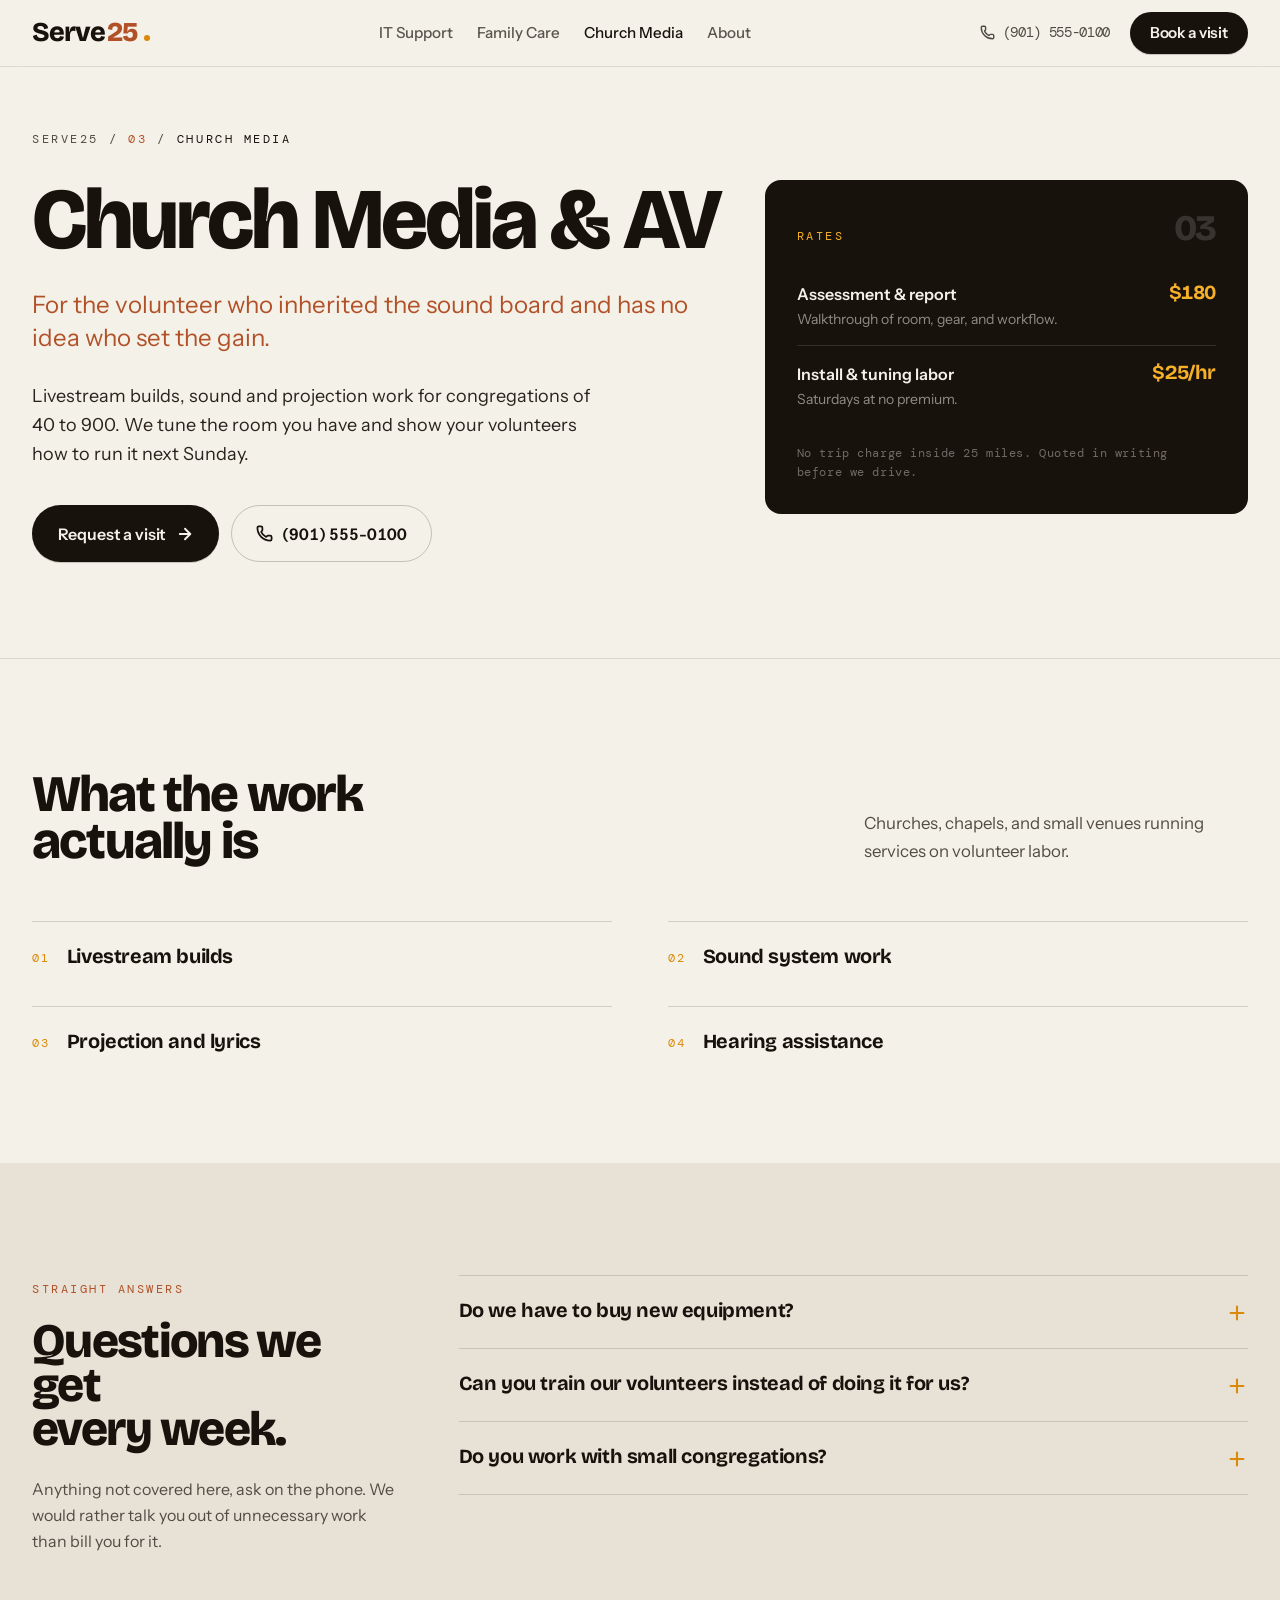
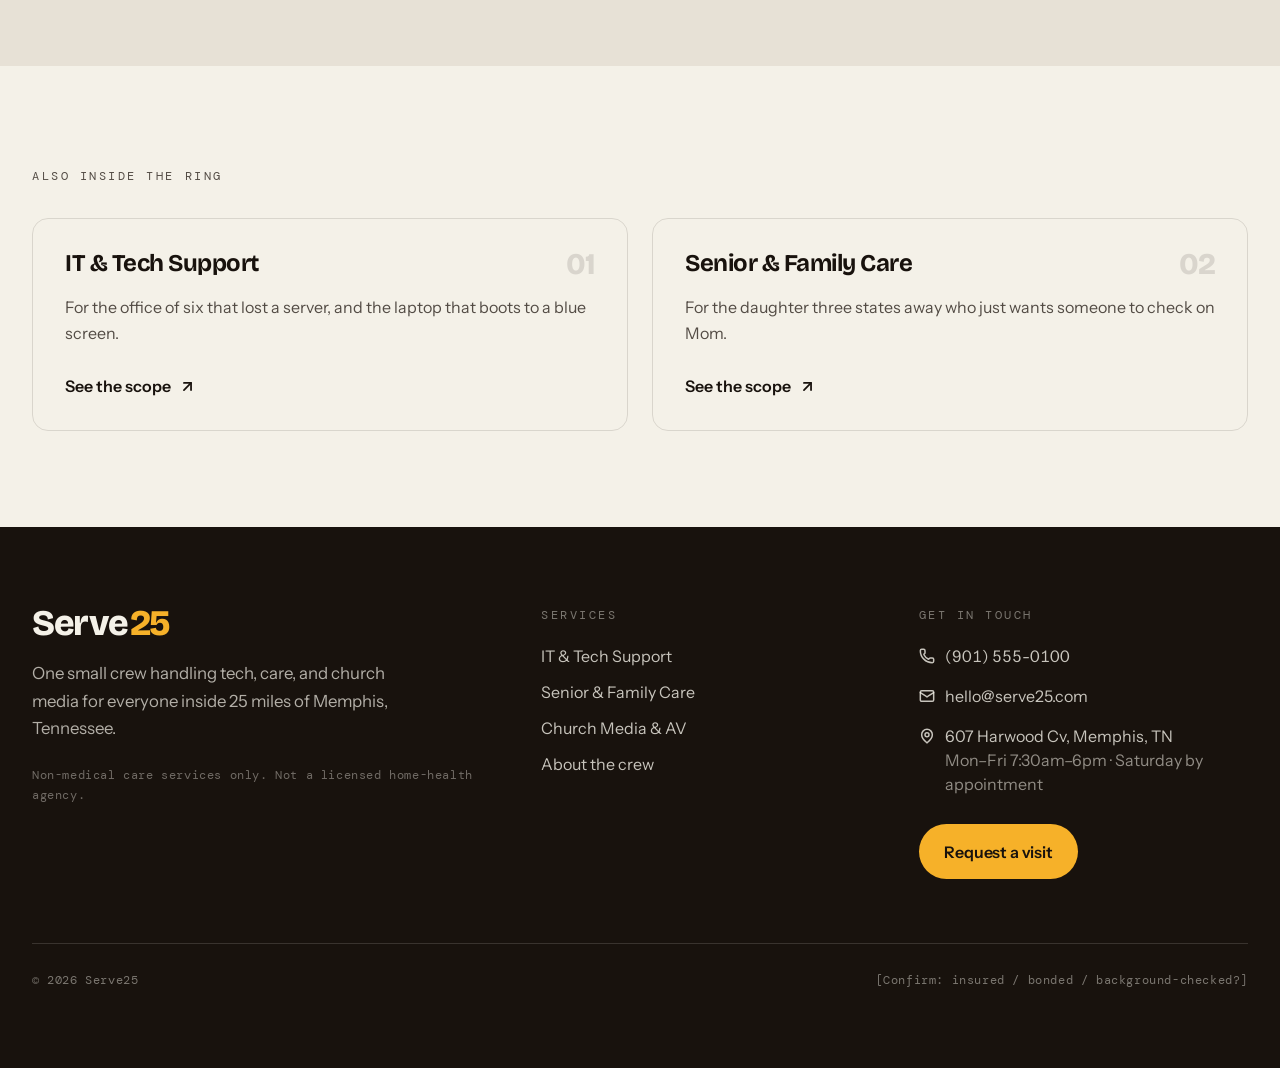
<file: church-media.html>
<!doctype html>
<html lang="en">
<head>
<meta charset="utf-8"/>
<meta name="viewport" content="width=device-width, initial-scale=1"/>
<title>Church Media & AV — Serve25</title>
<meta name="description" content="Livestream builds, sound and projection work for congregations of 40 to 900. We tune the room you have and show your volunteers how to run it next Sunday."/>
<meta name="theme-color" content="#f4efe6"/>
<link rel="icon" href="/favicon.svg" type="image/svg+xml"/>
<link rel="preconnect" href="https://fonts.googleapis.com"/>
<link rel="preconnect" href="https://fonts.gstatic.com" crossorigin/>
<link href="https://fonts.googleapis.com/css2?family=Bricolage+Grotesque:opsz,wdth,wght@12..96,75..100,400..800&family=Instrument+Sans:ital,wght@0,400..600;1,400&family=DM+Mono:wght@400;500&display=swap" rel="stylesheet"/>
<link rel="stylesheet" href="/assets/style.css"/>

</head>
<body class="bg-bone text-ink">
<header class="sticky top-0 z-50 bg-bone/85 backdrop-blur-md border-b border-ink/10">
  <div class="mx-auto max-w-[86rem] px-5 sm:px-8">
    <div class="flex items-center justify-between gap-4 flex-wrap py-3">
      <a href="/index.html" class="flex items-baseline gap-[0.12em]" aria-label="Serve25 home">
        <span class="display text-2xl sm:text-[1.7rem]">Serve</span><span class="display text-2xl sm:text-[1.7rem] text-clay">25</span>
        <span class="mb-[0.35em] ml-1 h-[6px] w-[6px] rounded-full bg-marigold-deep inline-block"></span>
      </a>
      <nav class="flex flex-wrap items-center gap-6" aria-label="Primary">
          <a href="/services/it-support.html" class="text-[0.95rem] font-medium transition-opacity opacity-70 hover:opacity-100">IT Support</a>
          <a href="/services/family-care.html" class="text-[0.95rem] font-medium transition-opacity opacity-70 hover:opacity-100">Family Care</a>
          <a href="/services/church-media.html" class="text-[0.95rem] font-medium transition-opacity opacity-100">Church Media</a>
          <a href="/about.html" class="text-[0.95rem] font-medium transition-opacity opacity-70 hover:opacity-100">About</a>
      </nav>
      <div class="flex items-center gap-5">
        <a href="tel:+19015550100" class="flex items-center gap-2 font-mono text-[0.9rem] tracking-tight tnum opacity-75 transition-opacity hover:opacity-100">
          <svg xmlns="http://www.w3.org/2000/svg" width="15" height="15" viewBox="0 0 24 24" fill="none" stroke="currentColor" stroke-width="2.25" stroke-linecap="round" stroke-linejoin="round" aria-hidden="true"><path d="M13.832 16.568a1 1 0 0 0 1.213-.303l.355-.465A2 2 0 0 1 17 15h3a2 2 0 0 1 2 2v3a2 2 0 0 1-2 2A18 18 0 0 1 2 4a2 2 0 0 1 2-2h3a2 2 0 0 1 2 2v3a2 2 0 0 1-.8 1.6l-.468.351a1 1 0 0 0-.292 1.233 14 14 0 0 0 6.392 6.384"/></svg>(901) 555-0100
        </a>
        <a href="/contact.html" class="btn-solid btn-sm text-[0.95rem]">Book a visit</a>
      </div>
    </div>
  </div>
</header>
<main>

<section class="relative overflow-hidden pt-12 pb-20 sm:pt-16 sm:pb-24">
  <div class="relative mx-auto max-w-[86rem] px-5 sm:px-8">
    <nav class="eyebrow flex items-center gap-2.5 text-ink-3">
      <a href="/index.html" class="transition-colors hover:text-ink">Serve25</a><span>/</span><span class="text-clay">03</span><span>/</span><span class="text-ink">Church Media</span>
    </nav>
    <div class="mt-8 grid gap-12 lg:grid-cols-12 lg:gap-10">
      <div class="lg:col-span-7">
        <h1 class="display text-[clamp(2.6rem,7.4vw,5.4rem)]">Church Media & AV</h1>
        <p class="mt-7 max-w-2xl text-xl leading-snug text-clay sm:text-2xl">For the volunteer who inherited the sound board and has no idea who set the gain.</p>
        <p class="mt-7 max-w-xl text-lg leading-relaxed text-ink-2">Livestream builds, sound and projection work for congregations of 40 to 900. We tune the room you have and show your volunteers how to run it next Sunday.</p>
        <div class="mt-9 flex flex-wrap gap-3">
          <a href="/contact.html" class="btn-solid">Request a visit<svg xmlns="http://www.w3.org/2000/svg" width="18" height="18" viewBox="0 0 24 24" fill="none" stroke="currentColor" stroke-width="2.5" stroke-linecap="round" stroke-linejoin="round" aria-hidden="true"><path d="M5 12h14"/><path d="m12 5 7 7-7 7"/></svg></a>
          <a href="tel:+19015550100" class="btn-ghost tnum"><svg xmlns="http://www.w3.org/2000/svg" width="17" height="17" viewBox="0 0 24 24" fill="none" stroke="currentColor" stroke-width="2.5" stroke-linecap="round" stroke-linejoin="round" aria-hidden="true"><path d="M13.832 16.568a1 1 0 0 0 1.213-.303l.355-.465A2 2 0 0 1 17 15h3a2 2 0 0 1 2 2v3a2 2 0 0 1-2 2A18 18 0 0 1 2 4a2 2 0 0 1 2-2h3a2 2 0 0 1 2 2v3a2 2 0 0 1-.8 1.6l-.468.351a1 1 0 0 0-.292 1.233 14 14 0 0 0 6.392 6.384"/></svg>(901) 555-0100</a>
        </div>
      </div>
      <aside class="lg:col-span-5">
        <div class="rounded-2xl bg-ink p-7 text-bone sm:p-8">
          <div class="flex items-baseline justify-between gap-4"><span class="eyebrow text-marigold">Rates</span><span class="display text-4xl text-bone/15">03</span></div>
          <dl class="mt-5 divide-y divide-bone/12">
            <div class="flex items-start justify-between gap-6 py-4"><div><dt class="font-semibold">Assessment & report</dt><dd class="mt-1 text-sm leading-snug text-bone/55">Walkthrough of room, gear, and workflow.</dd></div><dd class="display-wide shrink-0 text-xl tnum text-marigold">$180</dd></div>
            <div class="flex items-start justify-between gap-6 py-4"><div><dt class="font-semibold">Install & tuning labor</dt><dd class="mt-1 text-sm leading-snug text-bone/55">Saturdays at no premium.</dd></div><dd class="display-wide shrink-0 text-xl tnum text-marigold">$25/hr</dd></div>
          </dl>
          <p class="mt-5 font-mono text-[0.72rem] leading-relaxed tracking-wider text-bone/40">No trip charge inside 25 miles. Quoted in writing before we drive.</p>
        </div>
      </aside>
    </div>
  </div>
</section>

<section class="border-t border-ink/12 py-20 sm:py-28">
  <div class="mx-auto max-w-[86rem] px-5 sm:px-8">
    <div class="flex flex-col gap-5 sm:flex-row sm:items-end sm:justify-between">
      <h2 class="display max-w-lg text-[clamp(2rem,4.6vw,3.2rem)]">What the work actually is</h2>
      <p class="max-w-sm text-[1.05rem] leading-relaxed text-ink-3">Churches, chapels, and small venues running services on volunteer labor.</p>
    </div>
    <div class="mt-14 grid gap-x-14 gap-y-10 sm:grid-cols-2">
      <div class="border-t border-ink/15 pt-6"><div class="flex items-start gap-4"><span class="mt-1 font-mono text-xs tracking-[0.2em] text-marigold-deep">01</span><div><h3 class="display-wide text-xl">Livestream builds</h3></div></div></div>
          <div class="border-t border-ink/15 pt-6"><div class="flex items-start gap-4"><span class="mt-1 font-mono text-xs tracking-[0.2em] text-marigold-deep">02</span><div><h3 class="display-wide text-xl">Sound system work</h3></div></div></div>
          <div class="border-t border-ink/15 pt-6"><div class="flex items-start gap-4"><span class="mt-1 font-mono text-xs tracking-[0.2em] text-marigold-deep">03</span><div><h3 class="display-wide text-xl">Projection and lyrics</h3></div></div></div>
          <div class="border-t border-ink/15 pt-6"><div class="flex items-start gap-4"><span class="mt-1 font-mono text-xs tracking-[0.2em] text-marigold-deep">04</span><div><h3 class="display-wide text-xl">Hearing assistance</h3></div></div></div>
    </div>
  </div>
</section>

<section class="bg-bone-2 py-20 sm:py-28">
  <div class="mx-auto max-w-[86rem] px-5 sm:px-8">
    <div class="grid gap-12 lg:grid-cols-12 lg:gap-16">
      <div class="lg:col-span-4">
        <span class="eyebrow text-clay">Straight answers</span>
        <h2 class="display mt-5 text-[clamp(2rem,4.6vw,3rem)]">Questions we get<br/>every week.</h2>
        <p class="mt-6 leading-relaxed text-ink-3">Anything not covered here, ask on the phone. We would rather talk you out of unnecessary work than bill you for it.</p>
      </div>
      <div class="lg:col-span-8">
        <div class="divide-y divide-ink/15 border-y border-ink/15">
          <details class="group py-6"><summary class="flex cursor-pointer list-none items-start justify-between gap-6"><h3 class="display-wide text-lg sm:text-xl">Do we have to buy new equipment?</h3><svg xmlns="http://www.w3.org/2000/svg" width="22" height="22" viewBox="0 0 24 24" fill="none" stroke="currentColor" stroke-width="2.25" stroke-linecap="round" stroke-linejoin="round" class="mt-0.5 shrink-0 text-marigold-deep transition-transform duration-300 group-open:rotate-45" aria-hidden="true"><path d="M5 12h14"/><path d="M12 5v14"/></svg></summary><p class="mt-4 max-w-2xl leading-relaxed text-ink-3">Usually less than you think. Most rooms we walk into have adequate gear that was installed hastily. We tune what you own first and give you a ranked list of what is genuinely worth replacing.</p></details>
          <details class="group py-6"><summary class="flex cursor-pointer list-none items-start justify-between gap-6"><h3 class="display-wide text-lg sm:text-xl">Can you train our volunteers instead of doing it for us?</h3><svg xmlns="http://www.w3.org/2000/svg" width="22" height="22" viewBox="0 0 24 24" fill="none" stroke="currentColor" stroke-width="2.25" stroke-linecap="round" stroke-linejoin="round" class="mt-0.5 shrink-0 text-marigold-deep transition-transform duration-300 group-open:rotate-45" aria-hidden="true"><path d="M5 12h14"/><path d="M12 5v14"/></svg></summary><p class="mt-4 max-w-2xl leading-relaxed text-ink-3">That is the preferred outcome. Every install ends with a training session and a written runbook, because the person running Sunday should not be a phone call away.</p></details>
          <details class="group py-6"><summary class="flex cursor-pointer list-none items-start justify-between gap-6"><h3 class="display-wide text-lg sm:text-xl">Do you work with small congregations?</h3><svg xmlns="http://www.w3.org/2000/svg" width="22" height="22" viewBox="0 0 24 24" fill="none" stroke="currentColor" stroke-width="2.25" stroke-linecap="round" stroke-linejoin="round" class="mt-0.5 shrink-0 text-marigold-deep transition-transform duration-300 group-open:rotate-45" aria-hidden="true"><path d="M5 12h14"/><path d="M12 5v14"/></svg></summary><p class="mt-4 max-w-2xl leading-relaxed text-ink-3">Yes — a 45-seat chapel gets the same assessment as a 900-seat sanctuary. Small rooms are often easier and cheaper to fix well.</p></details>
        </div>
      </div>
    </div>
  </div>
</section>

<section class="py-20 sm:py-24">
  <div class="mx-auto max-w-[86rem] px-5 sm:px-8">
    <span class="eyebrow text-ink-3">Also inside the ring</span>
    <div class="mt-8 grid gap-6 sm:grid-cols-2">
        <a href="/services/it-support.html" class="group flex h-full flex-col justify-between rounded-2xl border border-ink/12 p-7 transition-colors duration-300 hover:border-ink/30 hover:bg-bone-2/60 sm:p-8">
        <div><div class="flex items-start justify-between gap-5"><h3 class="display-wide text-2xl">IT & Tech Support</h3><span class="display text-3xl text-ink/12">01</span></div>
        <p class="mt-4 leading-relaxed text-ink-3">For the office of six that lost a server, and the laptop that boots to a blue screen.</p></div>
        <span class="mt-7 inline-flex items-center gap-2 font-semibold"><span class="link-draw">See the scope</span><svg xmlns="http://www.w3.org/2000/svg" width="17" height="17" viewBox="0 0 24 24" fill="none" stroke="currentColor" stroke-width="2.5" stroke-linecap="round" stroke-linejoin="round" aria-hidden="true"><path d="M7 7h10v10"/><path d="M7 17 17 7"/></svg></span></a>
        <a href="/services/family-care.html" class="group flex h-full flex-col justify-between rounded-2xl border border-ink/12 p-7 transition-colors duration-300 hover:border-ink/30 hover:bg-bone-2/60 sm:p-8">
        <div><div class="flex items-start justify-between gap-5"><h3 class="display-wide text-2xl">Senior & Family Care</h3><span class="display text-3xl text-ink/12">02</span></div>
        <p class="mt-4 leading-relaxed text-ink-3">For the daughter three states away who just wants someone to check on Mom.</p></div>
        <span class="mt-7 inline-flex items-center gap-2 font-semibold"><span class="link-draw">See the scope</span><svg xmlns="http://www.w3.org/2000/svg" width="17" height="17" viewBox="0 0 24 24" fill="none" stroke="currentColor" stroke-width="2.5" stroke-linecap="round" stroke-linejoin="round" aria-hidden="true"><path d="M7 7h10v10"/><path d="M7 17 17 7"/></svg></span></a>
    </div>
  </div>
</section>
</main>
<footer class="relative overflow-hidden bg-ink text-bone">
  <div class="relative mx-auto max-w-[86rem] px-5 py-16 sm:px-8 sm:py-20">
    <div class="grid gap-12 lg:grid-cols-[1.4fr_1fr_1fr]">
      <div>
        <div class="flex items-baseline gap-[0.12em]">
          <span class="display text-4xl">Serve</span><span class="display text-4xl text-marigold">25</span>
        </div>
        <p class="mt-5 max-w-sm text-[1.05rem] leading-relaxed text-bone/70">One small crew handling tech, care, and church media for everyone inside 25 miles of Memphis, Tennessee.</p>
        <p class="mt-6 font-mono text-xs leading-relaxed tracking-wider text-bone/40">Non-medical care services only. Not a licensed home-health agency.</p>
      </div>
      <div>
        <h3 class="eyebrow text-bone/45">Services</h3>
        <ul class="mt-5 space-y-3">
            <li><a href="/services/it-support.html" class="link-draw text-bone/80 transition-colors hover:text-marigold">IT & Tech Support</a></li>
            <li><a href="/services/family-care.html" class="link-draw text-bone/80 transition-colors hover:text-marigold">Senior & Family Care</a></li>
            <li><a href="/services/church-media.html" class="link-draw text-bone/80 transition-colors hover:text-marigold">Church Media & AV</a></li>
            <li><a href="/about.html" class="link-draw text-bone/80 transition-colors hover:text-marigold">About the crew</a></li>
        </ul>
      </div>
      <div>
        <h3 class="eyebrow text-bone/45">Get in touch</h3>
        <ul class="mt-5 space-y-4 text-bone/80">
          <li><a href="tel:+19015550100" class="flex items-center gap-2.5 tnum transition-colors hover:text-marigold"><svg xmlns="http://www.w3.org/2000/svg" width="16" height="16" viewBox="0 0 24 24" fill="none" stroke="currentColor" stroke-width="2.25" stroke-linecap="round" stroke-linejoin="round" aria-hidden="true"><path d="M13.832 16.568a1 1 0 0 0 1.213-.303l.355-.465A2 2 0 0 1 17 15h3a2 2 0 0 1 2 2v3a2 2 0 0 1-2 2A18 18 0 0 1 2 4a2 2 0 0 1 2-2h3a2 2 0 0 1 2 2v3a2 2 0 0 1-.8 1.6l-.468.351a1 1 0 0 0-.292 1.233 14 14 0 0 0 6.392 6.384"/></svg>(901) 555-0100</a></li>
          <li><a href="mailto:hello@serve25.com" class="flex items-center gap-2.5 transition-colors hover:text-marigold"><svg xmlns="http://www.w3.org/2000/svg" width="16" height="16" viewBox="0 0 24 24" fill="none" stroke="currentColor" stroke-width="2.25" stroke-linecap="round" stroke-linejoin="round" aria-hidden="true"><path d="m22 7-8.991 5.727a2 2 0 0 1-2.009 0L2 7"/><rect x="2" y="4" width="20" height="16" rx="2"/></svg>hello@serve25.com</a></li>
          <li class="flex items-start gap-2.5"><svg xmlns="http://www.w3.org/2000/svg" width="16" height="16" viewBox="0 0 24 24" fill="none" stroke="currentColor" stroke-width="2.25" stroke-linecap="round" stroke-linejoin="round" class="mt-1 shrink-0" aria-hidden="true"><path d="M20 10c0 4.993-5.539 10.193-7.399 11.799a1 1 0 0 1-1.202 0C9.539 20.193 4 14.993 4 10a8 8 0 0 1 16 0"/><circle cx="12" cy="10" r="3"/></svg><span>607 Harwood Cv, Memphis, TN<br><span class="text-bone/55">Mon–Fri 7:30am–6pm · Saturday by appointment</span></span></li>
        </ul>
        <a href="/contact.html" class="btn-accent mt-7 inline-flex">Request a visit</a>
      </div>
    </div>
    <div class="mt-16 flex flex-col gap-3 border-t border-bone/15 pt-7 font-mono text-xs tracking-wider text-bone/45 sm:flex-row sm:items-center sm:justify-between">
      <span>© 2026 Serve25</span>
      <span>[Confirm: insured / bonded / background-checked?]</span>
    </div>
  </div>
</footer>
</body>
</html>
</file>
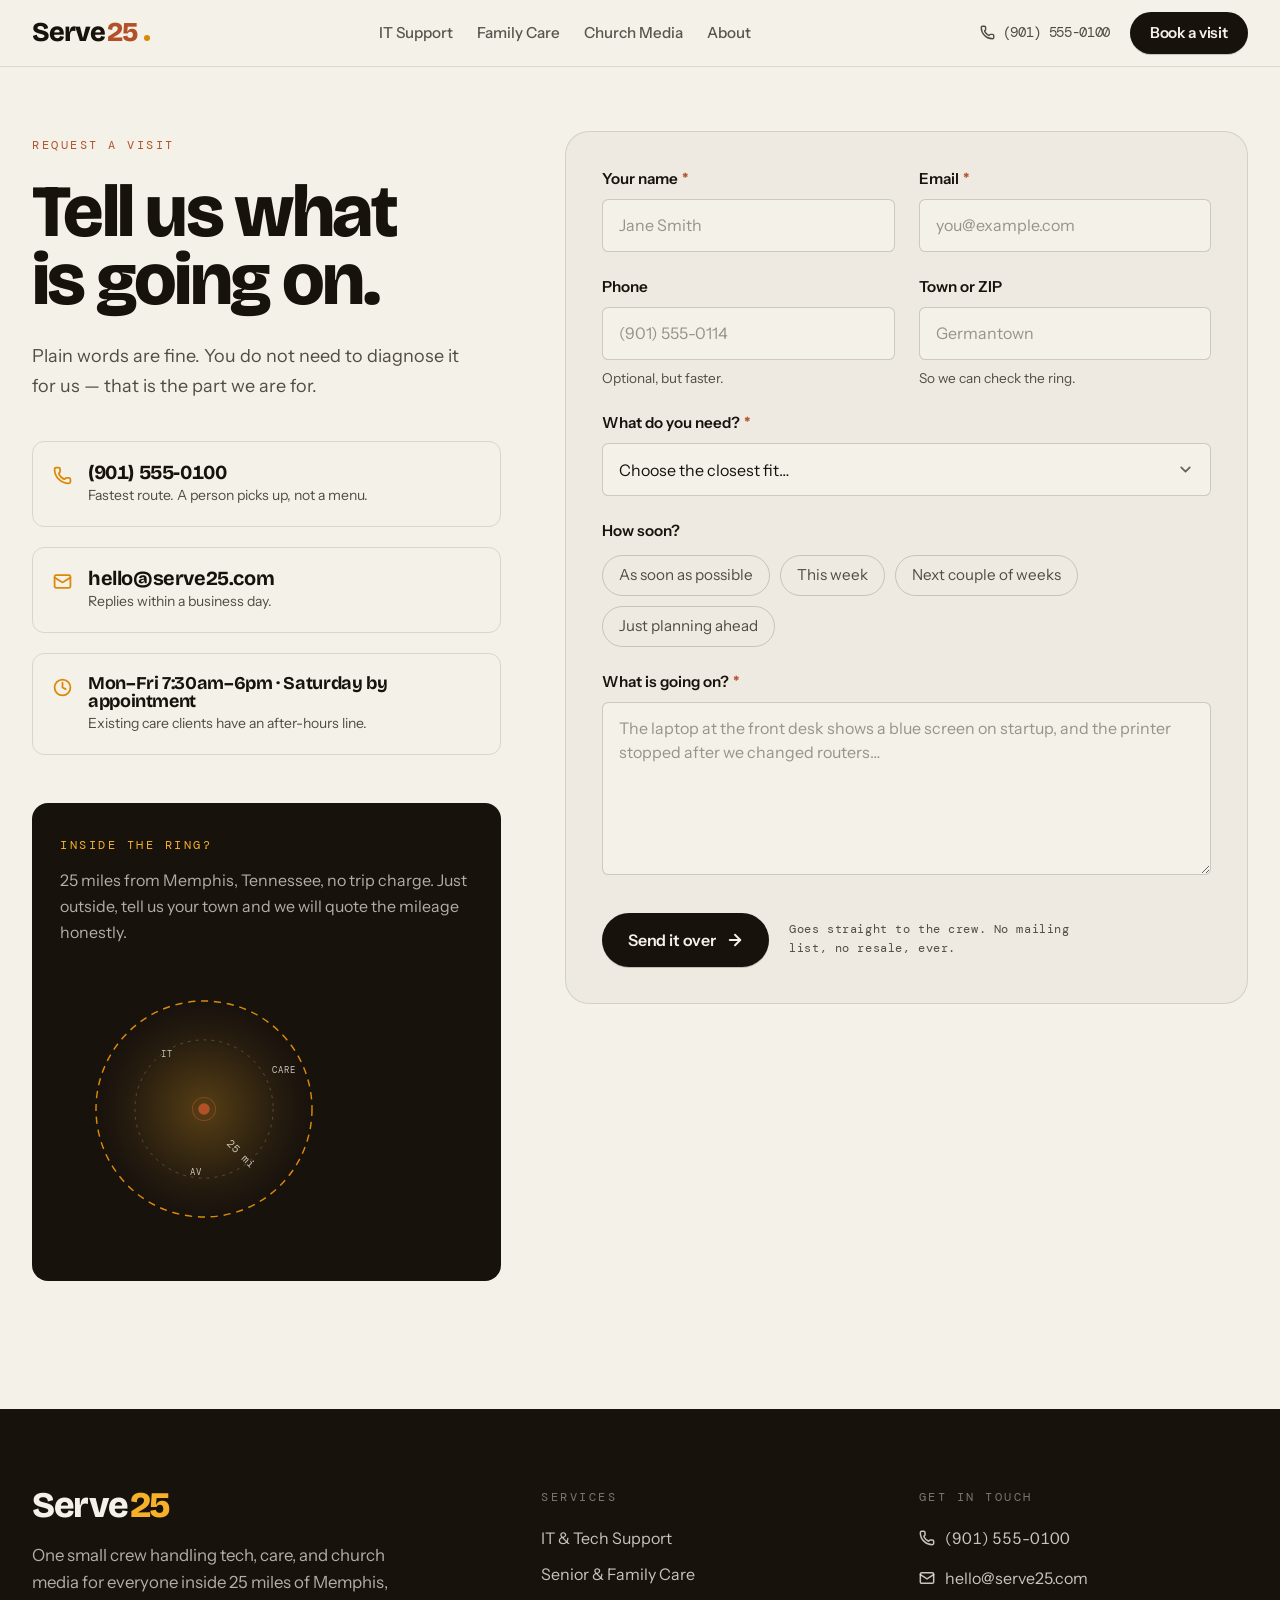
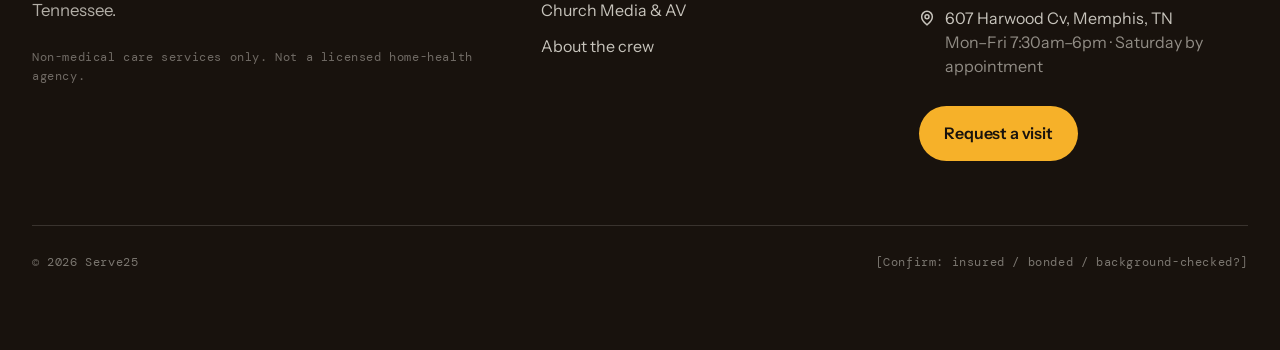
<file: contact.html>
<!doctype html>
<html lang="en">
<head>
<meta charset="utf-8"/>
<meta name="viewport" content="width=device-width, initial-scale=1"/>
<title>Contact — Serve25</title>
<meta name="description" content="Daniel Harvey handling small-business IT support, non-medical senior and family care, and church livestream and AV work in the Memphis, Tennessee area. Flat quotes, written notes, no trip charge inside 25 miles."/>
<meta name="theme-color" content="#f4efe6"/>
<link rel="icon" href="/favicon.svg" type="image/svg+xml"/>
<link rel="preconnect" href="https://fonts.googleapis.com"/>
<link rel="preconnect" href="https://fonts.gstatic.com" crossorigin/>
<link href="https://fonts.googleapis.com/css2?family=Bricolage+Grotesque:opsz,wdth,wght@12..96,75..100,400..800&family=Instrument+Sans:ital,wght@0,400..600;1,400&family=DM+Mono:wght@400;500&display=swap" rel="stylesheet"/>
<link rel="stylesheet" href="/assets/style.css"/>

</head>
<body class="bg-bone text-ink">
<header class="sticky top-0 z-50 bg-bone/85 backdrop-blur-md border-b border-ink/10">
  <div class="mx-auto max-w-[86rem] px-5 sm:px-8">
    <div class="flex items-center justify-between gap-4 flex-wrap py-3">
      <a href="/index.html" class="flex items-baseline gap-[0.12em]" aria-label="Serve25 home">
        <span class="display text-2xl sm:text-[1.7rem]">Serve</span><span class="display text-2xl sm:text-[1.7rem] text-clay">25</span>
        <span class="mb-[0.35em] ml-1 h-[6px] w-[6px] rounded-full bg-marigold-deep inline-block"></span>
      </a>
      <nav class="flex flex-wrap items-center gap-6" aria-label="Primary">
          <a href="/services/it-support.html" class="text-[0.95rem] font-medium transition-opacity opacity-70 hover:opacity-100">IT Support</a>
          <a href="/services/family-care.html" class="text-[0.95rem] font-medium transition-opacity opacity-70 hover:opacity-100">Family Care</a>
          <a href="/services/church-media.html" class="text-[0.95rem] font-medium transition-opacity opacity-70 hover:opacity-100">Church Media</a>
          <a href="/about.html" class="text-[0.95rem] font-medium transition-opacity opacity-70 hover:opacity-100">About</a>
      </nav>
      <div class="flex items-center gap-5">
        <a href="tel:+19015550100" class="flex items-center gap-2 font-mono text-[0.9rem] tracking-tight tnum opacity-75 transition-opacity hover:opacity-100">
          <svg xmlns="http://www.w3.org/2000/svg" width="15" height="15" viewBox="0 0 24 24" fill="none" stroke="currentColor" stroke-width="2.25" stroke-linecap="round" stroke-linejoin="round" aria-hidden="true"><path d="M13.832 16.568a1 1 0 0 0 1.213-.303l.355-.465A2 2 0 0 1 17 15h3a2 2 0 0 1 2 2v3a2 2 0 0 1-2 2A18 18 0 0 1 2 4a2 2 0 0 1 2-2h3a2 2 0 0 1 2 2v3a2 2 0 0 1-.8 1.6l-.468.351a1 1 0 0 0-.292 1.233 14 14 0 0 0 6.392 6.384"/></svg>(901) 555-0100
        </a>
        <a href="/contact.html" class="btn-solid btn-sm text-[0.95rem]">Book a visit</a>
      </div>
    </div>
  </div>
</header>
<main>

<section class="relative overflow-hidden pt-12 pb-24 sm:pt-16 sm:pb-32">
  <div class="relative mx-auto max-w-[86rem] px-5 sm:px-8">
    <div class="grid gap-14 lg:grid-cols-12 lg:gap-16">
      <div class="lg:col-span-5">
        <span class="eyebrow text-clay">Request a visit</span>
        <h1 class="display mt-6 text-[clamp(2.6rem,7vw,4.6rem)]">Tell us what<br/>is going on.</h1>
        <p class="mt-7 max-w-md text-lg leading-relaxed text-ink-3">Plain words are fine. You do not need to diagnose it for us — that is the part we are for.</p>
        <div class="mt-10 space-y-5">
          <a href="tel:+19015550100" class="flex items-start gap-4 rounded-xl border border-ink/12 p-5 transition-colors hover:border-ink/30 hover:bg-bone-2/60">
            <svg xmlns="http://www.w3.org/2000/svg" width="19" height="19" viewBox="0 0 24 24" fill="none" stroke="currentColor" stroke-width="2.25" stroke-linecap="round" stroke-linejoin="round" class="mt-1 shrink-0 text-marigold-deep" aria-hidden="true"><path d="M13.832 16.568a1 1 0 0 0 1.213-.303l.355-.465A2 2 0 0 1 17 15h3a2 2 0 0 1 2 2v3a2 2 0 0 1-2 2A18 18 0 0 1 2 4a2 2 0 0 1 2-2h3a2 2 0 0 1 2 2v3a2 2 0 0 1-.8 1.6l-.468.351a1 1 0 0 0-.292 1.233 14 14 0 0 0 6.392 6.384"/></svg>
            <span><span class="display-wide block text-xl tnum">(901) 555-0100</span><span class="text-sm text-ink-3">Fastest route. A person picks up, not a menu.</span></span>
          </a>
          <a href="mailto:hello@serve25.com" class="flex items-start gap-4 rounded-xl border border-ink/12 p-5 transition-colors hover:border-ink/30 hover:bg-bone-2/60">
            <svg xmlns="http://www.w3.org/2000/svg" width="19" height="19" viewBox="0 0 24 24" fill="none" stroke="currentColor" stroke-width="2.25" stroke-linecap="round" stroke-linejoin="round" class="mt-1 shrink-0 text-marigold-deep" aria-hidden="true"><path d="m22 7-8.991 5.727a2 2 0 0 1-2.009 0L2 7"/><rect x="2" y="4" width="20" height="16" rx="2"/></svg>
            <span><span class="display-wide block text-xl">hello@serve25.com</span><span class="text-sm text-ink-3">Replies within a business day.</span></span>
          </a>
          <div class="flex items-start gap-4 rounded-xl border border-ink/12 p-5">
            <svg xmlns="http://www.w3.org/2000/svg" width="19" height="19" viewBox="0 0 24 24" fill="none" stroke="currentColor" stroke-width="2.25" stroke-linecap="round" stroke-linejoin="round" class="mt-1 shrink-0 text-marigold-deep" aria-hidden="true"><circle cx="12" cy="12" r="10"/><path d="M12 6v6l4 2"/></svg>
            <span><span class="display-wide block text-lg">Mon–Fri 7:30am–6pm · Saturday by appointment</span><span class="text-sm text-ink-3">Existing care clients have an after-hours line.</span></span>
          </div>
        </div>
        <div class="mt-12 rounded-2xl bg-ink p-7 text-bone">
          <span class="eyebrow text-marigold">Inside the ring?</span>
          <p class="mt-3 leading-relaxed text-bone/70">25 miles from Memphis, Tennessee, no trip charge. Just outside, tell us your town and we will quote the mileage honestly.</p>
          <svg viewBox="0 0 400 400" class="mt-5 w-full max-w-[18rem] text-bone/80" role="img" aria-label="A 25-mile service radius with IT support, family care, and church media inside it">
<defs><radialGradient id="ring-fill" cx="50%" cy="50%" r="50%">
<stop offset="0%" stop-color="var(--color-marigold)" stop-opacity="0.28"/>
<stop offset="70%" stop-color="var(--color-marigold)" stop-opacity="0.06"/>
<stop offset="100%" stop-color="var(--color-marigold)" stop-opacity="0"/></radialGradient></defs>
<circle cx="200" cy="200" r="150" fill="url(#ring-fill)"/>
<circle cx="200" cy="200" r="150" fill="none" stroke="var(--color-marigold-deep)" stroke-width="2" stroke-dasharray="10 8"/>
<circle cx="200" cy="200" r="96" fill="none" stroke="currentColor" stroke-opacity="0.3" stroke-width="1.25" stroke-dasharray="4 7"/>
<circle cx="200" cy="200" r="8" fill="var(--color-clay)"/>
<circle cx="200" cy="200" r="16" fill="none" stroke="var(--color-clay)" stroke-width="1.5" stroke-opacity="0.55"/>
<text x="248" y="266" font-family="var(--font-mono)" font-size="15" fill="currentColor" transform="rotate(45 248 266)" text-anchor="middle">25 mi</text>
<text x="140" y="128" font-family="var(--font-mono)" font-size="13" letter-spacing="1.5" fill="currentColor">IT</text>
<text x="294" y="150" font-family="var(--font-mono)" font-size="13" letter-spacing="1.5" fill="currentColor">CARE</text>
<text x="180" y="292" font-family="var(--font-mono)" font-size="13" letter-spacing="1.5" fill="currentColor">AV</text>
</svg>
        </div>
      </div>
      <div class="lg:col-span-7">
        <div class="rounded-[1.5rem] border border-ink/12 bg-bone-2/40 p-6 sm:p-9">
          <form name="serve25-inquiry" method="POST" data-netlify="true" netlify-honeypot="bot-field" action="/thank-you.html">
            <input type="hidden" name="form-name" value="serve25-inquiry"/>
            <p class="hidden"><label>Do not fill this out <input name="bot-field"/></label></p>
            <div class="space-y-6">
              <div class="grid gap-6 sm:grid-cols-2">
                <div><label for="name" class="block text-[0.95rem] font-semibold">Your name<span class="ml-1 text-clay">*</span></label>
                  <input id="name" name="name" type="text" required class="field mt-2" placeholder="Jane Smith" autocomplete="name"/></div>
                <div><label for="email" class="block text-[0.95rem] font-semibold">Email<span class="ml-1 text-clay">*</span></label>
                  <input id="email" name="email" type="email" required class="field mt-2" placeholder="you@example.com" autocomplete="email"/></div>
                <div><label for="phone" class="block text-[0.95rem] font-semibold">Phone</label>
                  <input id="phone" name="phone" type="tel" class="field mt-2" placeholder="(901) 555-0114" autocomplete="tel"/>
                  <p class="mt-2 text-[0.85rem] text-ink-3">Optional, but faster.</p></div>
                <div><label for="town" class="block text-[0.95rem] font-semibold">Town or ZIP</label>
                  <input id="town" name="town" type="text" class="field mt-2" placeholder="Germantown" autocomplete="address-level2"/>
                  <p class="mt-2 text-[0.85rem] text-ink-3">So we can check the ring.</p></div>
              </div>
              <div>
                <label for="service" class="block text-[0.95rem] font-semibold">What do you need?<span class="ml-1 text-clay">*</span></label>
                <select id="service" name="service" required class="field field-select mt-2">
                  <option value="">Choose the closest fit…</option>
                  <option value="IT & Tech Support">01 · IT & Tech Support</option>
              <option value="Senior & Family Care">02 · Senior & Family Care</option>
              <option value="Church Media & AV">03 · Church Media & AV</option>
                  <option value="Not sure yet">Not sure — help me figure it out</option>
                </select>
              </div>
              <div>
                <label class="block text-[0.95rem] font-semibold">How soon?</label>
                <div class="mt-3 flex flex-wrap gap-2.5">
                  <label class="cursor-pointer rounded-full border border-ink/18 px-4 py-2 text-[0.95rem] text-ink-3 transition-colors hover:border-ink/40"><input type="radio" name="timing" value="As soon as possible" class="sr-only"/>As soon as possible</label>
              <label class="cursor-pointer rounded-full border border-ink/18 px-4 py-2 text-[0.95rem] text-ink-3 transition-colors hover:border-ink/40"><input type="radio" name="timing" value="This week" class="sr-only"/>This week</label>
              <label class="cursor-pointer rounded-full border border-ink/18 px-4 py-2 text-[0.95rem] text-ink-3 transition-colors hover:border-ink/40"><input type="radio" name="timing" value="Next couple of weeks" class="sr-only"/>Next couple of weeks</label>
              <label class="cursor-pointer rounded-full border border-ink/18 px-4 py-2 text-[0.95rem] text-ink-3 transition-colors hover:border-ink/40"><input type="radio" name="timing" value="Just planning ahead" class="sr-only"/>Just planning ahead</label>
                </div>
              </div>
              <div>
                <label for="message" class="block text-[0.95rem] font-semibold">What is going on?<span class="ml-1 text-clay">*</span></label>
                <textarea id="message" name="message" rows="6" required minlength="12" class="field mt-2 resize-y" placeholder="The laptop at the front desk shows a blue screen on startup, and the printer stopped after we changed routers…"></textarea>
              </div>
            </div>
            <div class="mt-8 flex flex-wrap items-center gap-5">
              <button type="submit" class="btn-solid">Send it over<svg xmlns="http://www.w3.org/2000/svg" width="18" height="18" viewBox="0 0 24 24" fill="none" stroke="currentColor" stroke-width="2.5" stroke-linecap="round" stroke-linejoin="round" aria-hidden="true"><path d="M5 12h14"/><path d="m12 5 7 7-7 7"/></svg></button>
              <p class="max-w-xs font-mono text-[0.72rem] leading-relaxed tracking-wider text-ink-3">Goes straight to the crew. No mailing list, no resale, ever.</p>
            </div>
          </form>
        </div>
      </div>
    </div>
  </div>
</section>
</main>
<footer class="relative overflow-hidden bg-ink text-bone">
  <div class="relative mx-auto max-w-[86rem] px-5 py-16 sm:px-8 sm:py-20">
    <div class="grid gap-12 lg:grid-cols-[1.4fr_1fr_1fr]">
      <div>
        <div class="flex items-baseline gap-[0.12em]">
          <span class="display text-4xl">Serve</span><span class="display text-4xl text-marigold">25</span>
        </div>
        <p class="mt-5 max-w-sm text-[1.05rem] leading-relaxed text-bone/70">One small crew handling tech, care, and church media for everyone inside 25 miles of Memphis, Tennessee.</p>
        <p class="mt-6 font-mono text-xs leading-relaxed tracking-wider text-bone/40">Non-medical care services only. Not a licensed home-health agency.</p>
      </div>
      <div>
        <h3 class="eyebrow text-bone/45">Services</h3>
        <ul class="mt-5 space-y-3">
            <li><a href="/services/it-support.html" class="link-draw text-bone/80 transition-colors hover:text-marigold">IT & Tech Support</a></li>
            <li><a href="/services/family-care.html" class="link-draw text-bone/80 transition-colors hover:text-marigold">Senior & Family Care</a></li>
            <li><a href="/services/church-media.html" class="link-draw text-bone/80 transition-colors hover:text-marigold">Church Media & AV</a></li>
            <li><a href="/about.html" class="link-draw text-bone/80 transition-colors hover:text-marigold">About the crew</a></li>
        </ul>
      </div>
      <div>
        <h3 class="eyebrow text-bone/45">Get in touch</h3>
        <ul class="mt-5 space-y-4 text-bone/80">
          <li><a href="tel:+19015550100" class="flex items-center gap-2.5 tnum transition-colors hover:text-marigold"><svg xmlns="http://www.w3.org/2000/svg" width="16" height="16" viewBox="0 0 24 24" fill="none" stroke="currentColor" stroke-width="2.25" stroke-linecap="round" stroke-linejoin="round" aria-hidden="true"><path d="M13.832 16.568a1 1 0 0 0 1.213-.303l.355-.465A2 2 0 0 1 17 15h3a2 2 0 0 1 2 2v3a2 2 0 0 1-2 2A18 18 0 0 1 2 4a2 2 0 0 1 2-2h3a2 2 0 0 1 2 2v3a2 2 0 0 1-.8 1.6l-.468.351a1 1 0 0 0-.292 1.233 14 14 0 0 0 6.392 6.384"/></svg>(901) 555-0100</a></li>
          <li><a href="mailto:hello@serve25.com" class="flex items-center gap-2.5 transition-colors hover:text-marigold"><svg xmlns="http://www.w3.org/2000/svg" width="16" height="16" viewBox="0 0 24 24" fill="none" stroke="currentColor" stroke-width="2.25" stroke-linecap="round" stroke-linejoin="round" aria-hidden="true"><path d="m22 7-8.991 5.727a2 2 0 0 1-2.009 0L2 7"/><rect x="2" y="4" width="20" height="16" rx="2"/></svg>hello@serve25.com</a></li>
          <li class="flex items-start gap-2.5"><svg xmlns="http://www.w3.org/2000/svg" width="16" height="16" viewBox="0 0 24 24" fill="none" stroke="currentColor" stroke-width="2.25" stroke-linecap="round" stroke-linejoin="round" class="mt-1 shrink-0" aria-hidden="true"><path d="M20 10c0 4.993-5.539 10.193-7.399 11.799a1 1 0 0 1-1.202 0C9.539 20.193 4 14.993 4 10a8 8 0 0 1 16 0"/><circle cx="12" cy="10" r="3"/></svg><span>607 Harwood Cv, Memphis, TN<br><span class="text-bone/55">Mon–Fri 7:30am–6pm · Saturday by appointment</span></span></li>
        </ul>
        <a href="/contact.html" class="btn-accent mt-7 inline-flex">Request a visit</a>
      </div>
    </div>
    <div class="mt-16 flex flex-col gap-3 border-t border-bone/15 pt-7 font-mono text-xs tracking-wider text-bone/45 sm:flex-row sm:items-center sm:justify-between">
      <span>© 2026 Serve25</span>
      <span>[Confirm: insured / bonded / background-checked?]</span>
    </div>
  </div>
</footer>
</body>
</html>
</file>
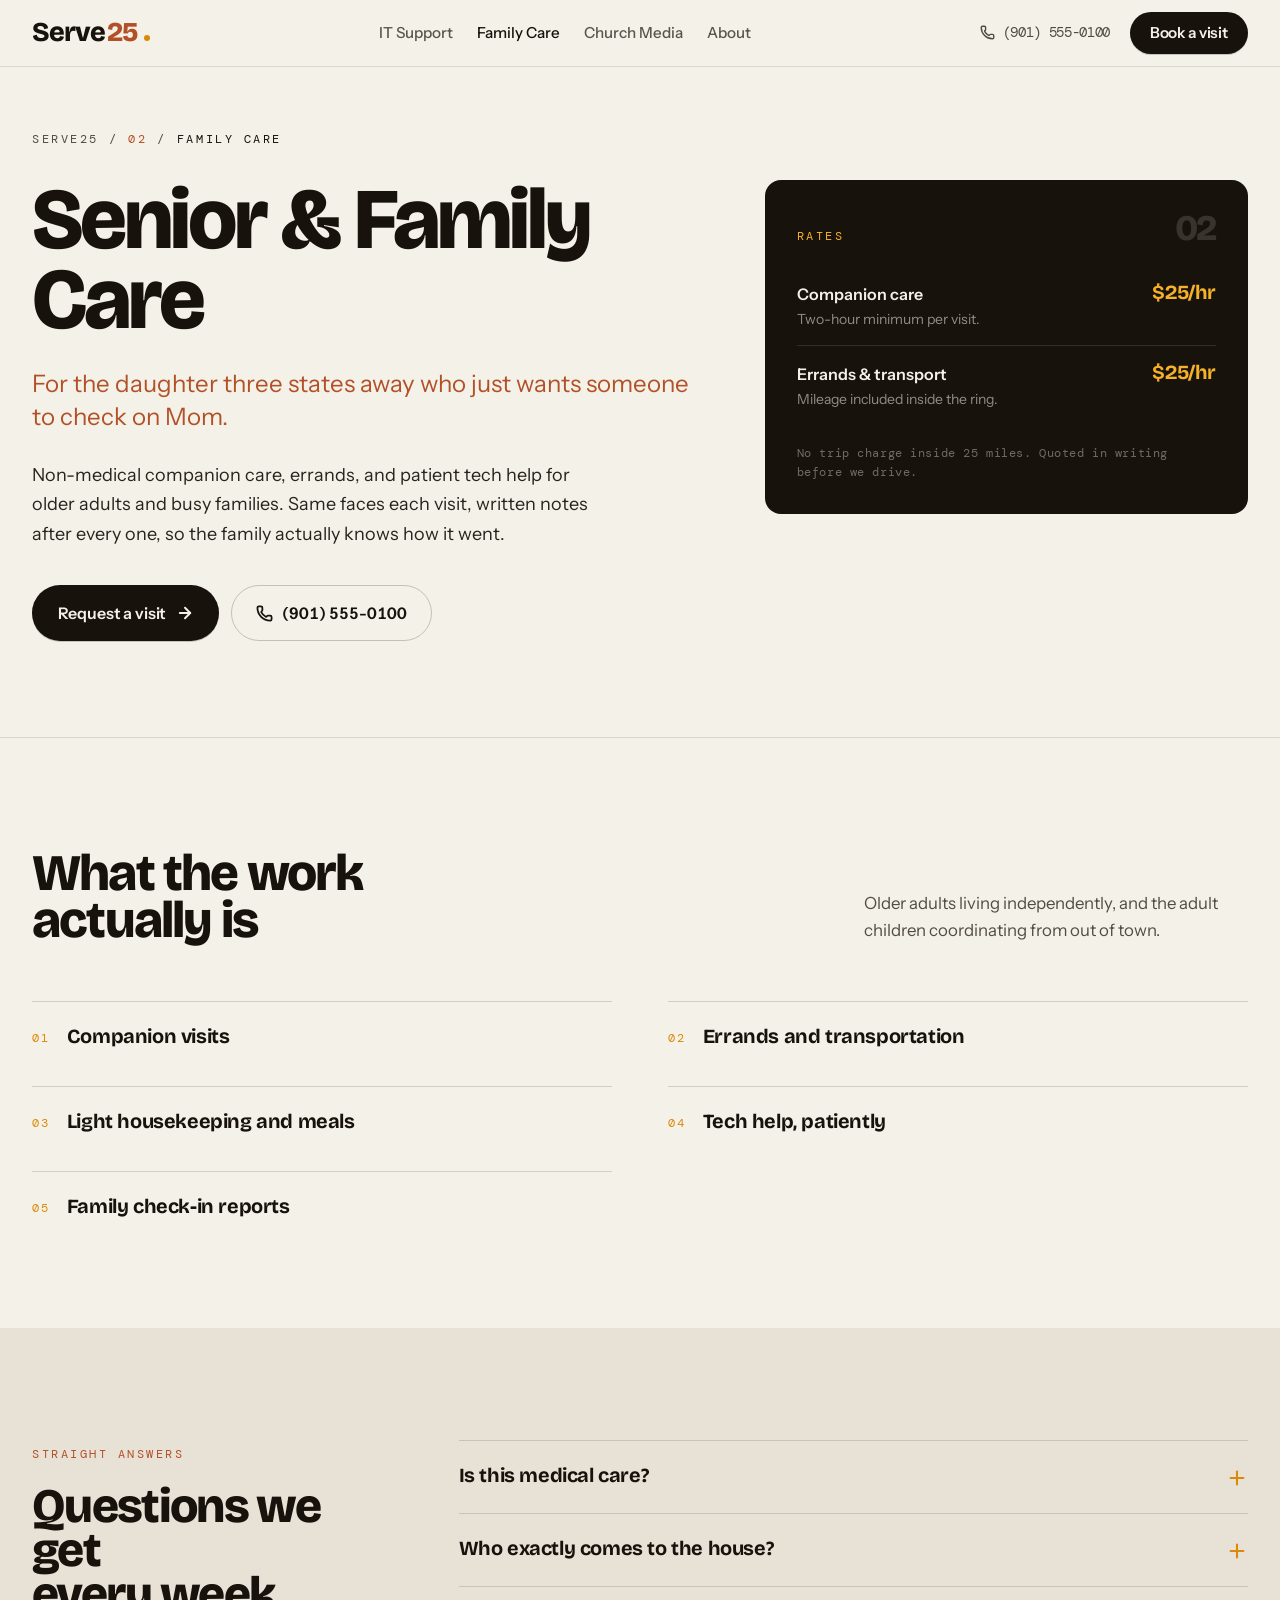
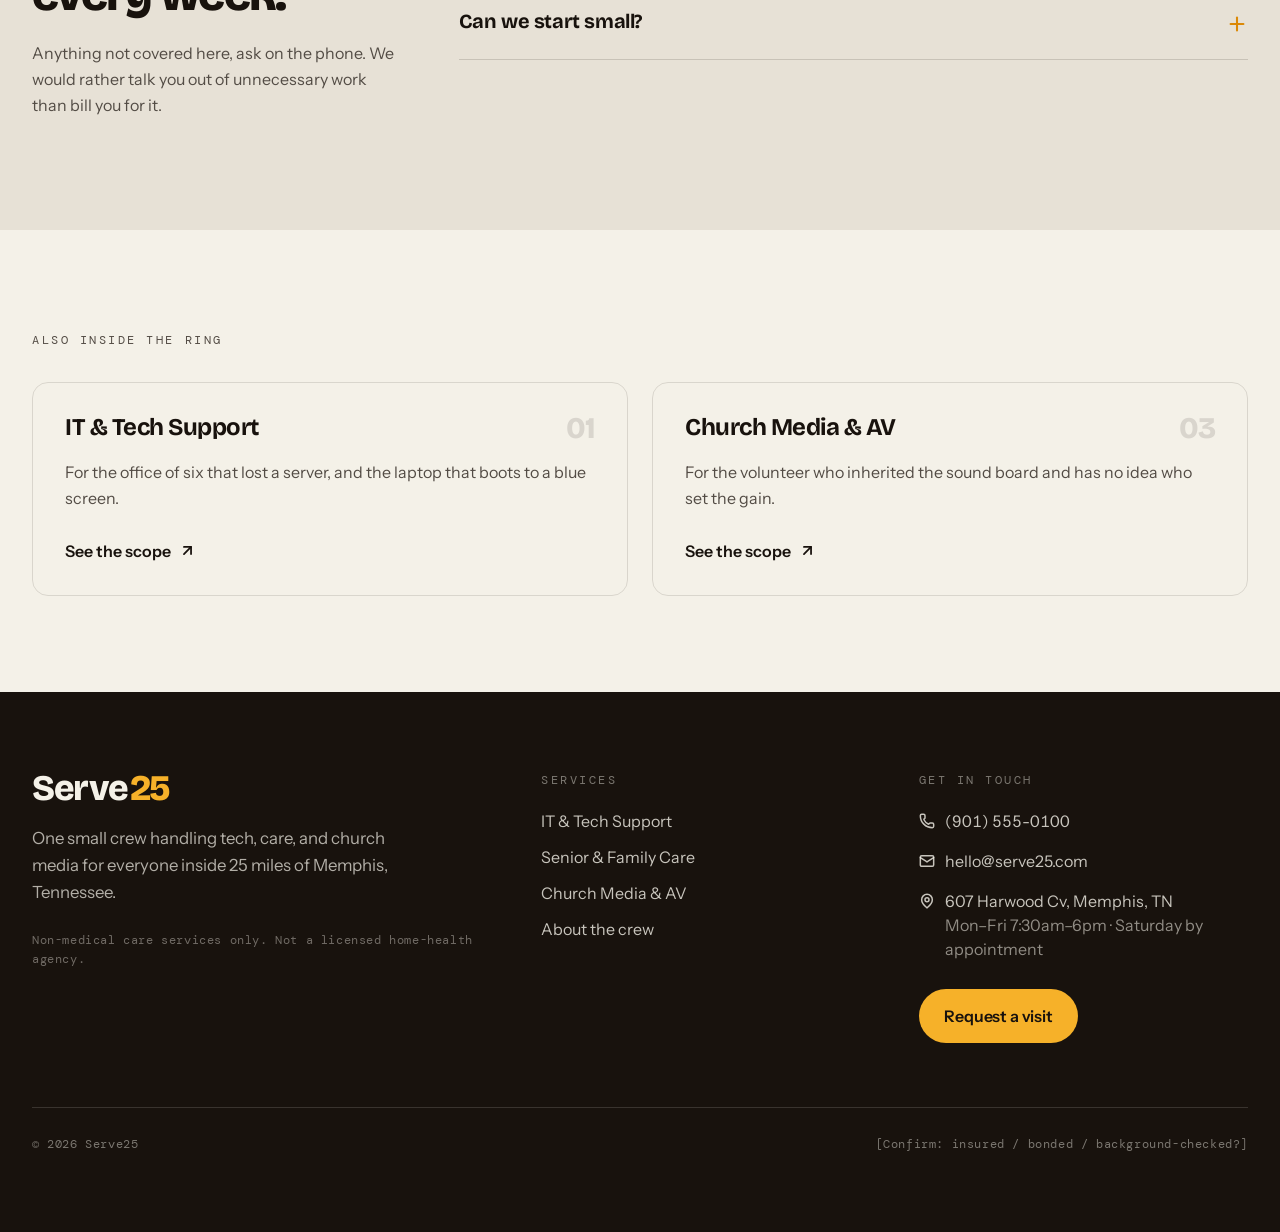
<file: family-care.html>
<!doctype html>
<html lang="en">
<head>
<meta charset="utf-8"/>
<meta name="viewport" content="width=device-width, initial-scale=1"/>
<title>Senior & Family Care — Serve25</title>
<meta name="description" content="Non-medical companion care, errands, and patient tech help for older adults and busy families. Same faces each visit, written notes after every one, so the family actually knows how it went."/>
<meta name="theme-color" content="#f4efe6"/>
<link rel="icon" href="/favicon.svg" type="image/svg+xml"/>
<link rel="preconnect" href="https://fonts.googleapis.com"/>
<link rel="preconnect" href="https://fonts.gstatic.com" crossorigin/>
<link href="https://fonts.googleapis.com/css2?family=Bricolage+Grotesque:opsz,wdth,wght@12..96,75..100,400..800&family=Instrument+Sans:ital,wght@0,400..600;1,400&family=DM+Mono:wght@400;500&display=swap" rel="stylesheet"/>
<link rel="stylesheet" href="/assets/style.css"/>

</head>
<body class="bg-bone text-ink">
<header class="sticky top-0 z-50 bg-bone/85 backdrop-blur-md border-b border-ink/10">
  <div class="mx-auto max-w-[86rem] px-5 sm:px-8">
    <div class="flex items-center justify-between gap-4 flex-wrap py-3">
      <a href="/index.html" class="flex items-baseline gap-[0.12em]" aria-label="Serve25 home">
        <span class="display text-2xl sm:text-[1.7rem]">Serve</span><span class="display text-2xl sm:text-[1.7rem] text-clay">25</span>
        <span class="mb-[0.35em] ml-1 h-[6px] w-[6px] rounded-full bg-marigold-deep inline-block"></span>
      </a>
      <nav class="flex flex-wrap items-center gap-6" aria-label="Primary">
          <a href="/services/it-support.html" class="text-[0.95rem] font-medium transition-opacity opacity-70 hover:opacity-100">IT Support</a>
          <a href="/services/family-care.html" class="text-[0.95rem] font-medium transition-opacity opacity-100">Family Care</a>
          <a href="/services/church-media.html" class="text-[0.95rem] font-medium transition-opacity opacity-70 hover:opacity-100">Church Media</a>
          <a href="/about.html" class="text-[0.95rem] font-medium transition-opacity opacity-70 hover:opacity-100">About</a>
      </nav>
      <div class="flex items-center gap-5">
        <a href="tel:+19015550100" class="flex items-center gap-2 font-mono text-[0.9rem] tracking-tight tnum opacity-75 transition-opacity hover:opacity-100">
          <svg xmlns="http://www.w3.org/2000/svg" width="15" height="15" viewBox="0 0 24 24" fill="none" stroke="currentColor" stroke-width="2.25" stroke-linecap="round" stroke-linejoin="round" aria-hidden="true"><path d="M13.832 16.568a1 1 0 0 0 1.213-.303l.355-.465A2 2 0 0 1 17 15h3a2 2 0 0 1 2 2v3a2 2 0 0 1-2 2A18 18 0 0 1 2 4a2 2 0 0 1 2-2h3a2 2 0 0 1 2 2v3a2 2 0 0 1-.8 1.6l-.468.351a1 1 0 0 0-.292 1.233 14 14 0 0 0 6.392 6.384"/></svg>(901) 555-0100
        </a>
        <a href="/contact.html" class="btn-solid btn-sm text-[0.95rem]">Book a visit</a>
      </div>
    </div>
  </div>
</header>
<main>

<section class="relative overflow-hidden pt-12 pb-20 sm:pt-16 sm:pb-24">
  <div class="relative mx-auto max-w-[86rem] px-5 sm:px-8">
    <nav class="eyebrow flex items-center gap-2.5 text-ink-3">
      <a href="/index.html" class="transition-colors hover:text-ink">Serve25</a><span>/</span><span class="text-clay">02</span><span>/</span><span class="text-ink">Family Care</span>
    </nav>
    <div class="mt-8 grid gap-12 lg:grid-cols-12 lg:gap-10">
      <div class="lg:col-span-7">
        <h1 class="display text-[clamp(2.6rem,7.4vw,5.4rem)]">Senior & Family Care</h1>
        <p class="mt-7 max-w-2xl text-xl leading-snug text-clay sm:text-2xl">For the daughter three states away who just wants someone to check on Mom.</p>
        <p class="mt-7 max-w-xl text-lg leading-relaxed text-ink-2">Non-medical companion care, errands, and patient tech help for older adults and busy families. Same faces each visit, written notes after every one, so the family actually knows how it went.</p>
        <div class="mt-9 flex flex-wrap gap-3">
          <a href="/contact.html" class="btn-solid">Request a visit<svg xmlns="http://www.w3.org/2000/svg" width="18" height="18" viewBox="0 0 24 24" fill="none" stroke="currentColor" stroke-width="2.5" stroke-linecap="round" stroke-linejoin="round" aria-hidden="true"><path d="M5 12h14"/><path d="m12 5 7 7-7 7"/></svg></a>
          <a href="tel:+19015550100" class="btn-ghost tnum"><svg xmlns="http://www.w3.org/2000/svg" width="17" height="17" viewBox="0 0 24 24" fill="none" stroke="currentColor" stroke-width="2.5" stroke-linecap="round" stroke-linejoin="round" aria-hidden="true"><path d="M13.832 16.568a1 1 0 0 0 1.213-.303l.355-.465A2 2 0 0 1 17 15h3a2 2 0 0 1 2 2v3a2 2 0 0 1-2 2A18 18 0 0 1 2 4a2 2 0 0 1 2-2h3a2 2 0 0 1 2 2v3a2 2 0 0 1-.8 1.6l-.468.351a1 1 0 0 0-.292 1.233 14 14 0 0 0 6.392 6.384"/></svg>(901) 555-0100</a>
        </div>
      </div>
      <aside class="lg:col-span-5">
        <div class="rounded-2xl bg-ink p-7 text-bone sm:p-8">
          <div class="flex items-baseline justify-between gap-4"><span class="eyebrow text-marigold">Rates</span><span class="display text-4xl text-bone/15">02</span></div>
          <dl class="mt-5 divide-y divide-bone/12">
            <div class="flex items-start justify-between gap-6 py-4"><div><dt class="font-semibold">Companion care</dt><dd class="mt-1 text-sm leading-snug text-bone/55">Two-hour minimum per visit.</dd></div><dd class="display-wide shrink-0 text-xl tnum text-marigold">$25/hr</dd></div>
            <div class="flex items-start justify-between gap-6 py-4"><div><dt class="font-semibold">Errands & transport</dt><dd class="mt-1 text-sm leading-snug text-bone/55">Mileage included inside the ring.</dd></div><dd class="display-wide shrink-0 text-xl tnum text-marigold">$25/hr</dd></div>
          </dl>
          <p class="mt-5 font-mono text-[0.72rem] leading-relaxed tracking-wider text-bone/40">No trip charge inside 25 miles. Quoted in writing before we drive.</p>
        </div>
      </aside>
    </div>
  </div>
</section>

<section class="border-t border-ink/12 py-20 sm:py-28">
  <div class="mx-auto max-w-[86rem] px-5 sm:px-8">
    <div class="flex flex-col gap-5 sm:flex-row sm:items-end sm:justify-between">
      <h2 class="display max-w-lg text-[clamp(2rem,4.6vw,3.2rem)]">What the work actually is</h2>
      <p class="max-w-sm text-[1.05rem] leading-relaxed text-ink-3">Older adults living independently, and the adult children coordinating from out of town.</p>
    </div>
    <div class="mt-14 grid gap-x-14 gap-y-10 sm:grid-cols-2">
      <div class="border-t border-ink/15 pt-6"><div class="flex items-start gap-4"><span class="mt-1 font-mono text-xs tracking-[0.2em] text-marigold-deep">01</span><div><h3 class="display-wide text-xl">Companion visits</h3></div></div></div>
          <div class="border-t border-ink/15 pt-6"><div class="flex items-start gap-4"><span class="mt-1 font-mono text-xs tracking-[0.2em] text-marigold-deep">02</span><div><h3 class="display-wide text-xl">Errands and transportation</h3></div></div></div>
          <div class="border-t border-ink/15 pt-6"><div class="flex items-start gap-4"><span class="mt-1 font-mono text-xs tracking-[0.2em] text-marigold-deep">03</span><div><h3 class="display-wide text-xl">Light housekeeping and meals</h3></div></div></div>
          <div class="border-t border-ink/15 pt-6"><div class="flex items-start gap-4"><span class="mt-1 font-mono text-xs tracking-[0.2em] text-marigold-deep">04</span><div><h3 class="display-wide text-xl">Tech help, patiently</h3></div></div></div>
          <div class="border-t border-ink/15 pt-6"><div class="flex items-start gap-4"><span class="mt-1 font-mono text-xs tracking-[0.2em] text-marigold-deep">05</span><div><h3 class="display-wide text-xl">Family check-in reports</h3></div></div></div>
    </div>
  </div>
</section>

<section class="bg-bone-2 py-20 sm:py-28">
  <div class="mx-auto max-w-[86rem] px-5 sm:px-8">
    <div class="grid gap-12 lg:grid-cols-12 lg:gap-16">
      <div class="lg:col-span-4">
        <span class="eyebrow text-clay">Straight answers</span>
        <h2 class="display mt-5 text-[clamp(2rem,4.6vw,3rem)]">Questions we get<br/>every week.</h2>
        <p class="mt-6 leading-relaxed text-ink-3">Anything not covered here, ask on the phone. We would rather talk you out of unnecessary work than bill you for it.</p>
      </div>
      <div class="lg:col-span-8">
        <div class="divide-y divide-ink/15 border-y border-ink/15">
          <details class="group py-6"><summary class="flex cursor-pointer list-none items-start justify-between gap-6"><h3 class="display-wide text-lg sm:text-xl">Is this medical care?</h3><svg xmlns="http://www.w3.org/2000/svg" width="22" height="22" viewBox="0 0 24 24" fill="none" stroke="currentColor" stroke-width="2.25" stroke-linecap="round" stroke-linejoin="round" class="mt-0.5 shrink-0 text-marigold-deep transition-transform duration-300 group-open:rotate-45" aria-hidden="true"><path d="M5 12h14"/><path d="M12 5v14"/></svg></summary><p class="mt-4 max-w-2xl leading-relaxed text-ink-3">No. We do not administer medication, provide nursing care, or perform any hands-on medical task. We are companions, drivers, and extra hands — and we will tell you plainly when a situation calls for a licensed home-health agency instead.</p></details>
          <details class="group py-6"><summary class="flex cursor-pointer list-none items-start justify-between gap-6"><h3 class="display-wide text-lg sm:text-xl">Who exactly comes to the house?</h3><svg xmlns="http://www.w3.org/2000/svg" width="22" height="22" viewBox="0 0 24 24" fill="none" stroke="currentColor" stroke-width="2.25" stroke-linecap="round" stroke-linejoin="round" class="mt-0.5 shrink-0 text-marigold-deep transition-transform duration-300 group-open:rotate-45" aria-hidden="true"><path d="M5 12h14"/><path d="M12 5v14"/></svg></summary><p class="mt-4 max-w-2xl leading-relaxed text-ink-3">Daniel Harvey, every time — there is no rotating roster. [Confirm before publishing: insured / background-checked?] You will never open the door to someone you have not already spoken with.</p></details>
          <details class="group py-6"><summary class="flex cursor-pointer list-none items-start justify-between gap-6"><h3 class="display-wide text-lg sm:text-xl">Can we start small?</h3><svg xmlns="http://www.w3.org/2000/svg" width="22" height="22" viewBox="0 0 24 24" fill="none" stroke="currentColor" stroke-width="2.25" stroke-linecap="round" stroke-linejoin="round" class="mt-0.5 shrink-0 text-marigold-deep transition-transform duration-300 group-open:rotate-45" aria-hidden="true"><path d="M5 12h14"/><path d="M12 5v14"/></svg></summary><p class="mt-4 max-w-2xl leading-relaxed text-ink-3">Most families begin with one four-hour visit a week and adjust. There is no contract and no cancellation fee with 24 hours notice.</p></details>
        </div>
      </div>
    </div>
  </div>
</section>

<section class="py-20 sm:py-24">
  <div class="mx-auto max-w-[86rem] px-5 sm:px-8">
    <span class="eyebrow text-ink-3">Also inside the ring</span>
    <div class="mt-8 grid gap-6 sm:grid-cols-2">
        <a href="/services/it-support.html" class="group flex h-full flex-col justify-between rounded-2xl border border-ink/12 p-7 transition-colors duration-300 hover:border-ink/30 hover:bg-bone-2/60 sm:p-8">
        <div><div class="flex items-start justify-between gap-5"><h3 class="display-wide text-2xl">IT & Tech Support</h3><span class="display text-3xl text-ink/12">01</span></div>
        <p class="mt-4 leading-relaxed text-ink-3">For the office of six that lost a server, and the laptop that boots to a blue screen.</p></div>
        <span class="mt-7 inline-flex items-center gap-2 font-semibold"><span class="link-draw">See the scope</span><svg xmlns="http://www.w3.org/2000/svg" width="17" height="17" viewBox="0 0 24 24" fill="none" stroke="currentColor" stroke-width="2.5" stroke-linecap="round" stroke-linejoin="round" aria-hidden="true"><path d="M7 7h10v10"/><path d="M7 17 17 7"/></svg></span></a>
        <a href="/services/church-media.html" class="group flex h-full flex-col justify-between rounded-2xl border border-ink/12 p-7 transition-colors duration-300 hover:border-ink/30 hover:bg-bone-2/60 sm:p-8">
        <div><div class="flex items-start justify-between gap-5"><h3 class="display-wide text-2xl">Church Media & AV</h3><span class="display text-3xl text-ink/12">03</span></div>
        <p class="mt-4 leading-relaxed text-ink-3">For the volunteer who inherited the sound board and has no idea who set the gain.</p></div>
        <span class="mt-7 inline-flex items-center gap-2 font-semibold"><span class="link-draw">See the scope</span><svg xmlns="http://www.w3.org/2000/svg" width="17" height="17" viewBox="0 0 24 24" fill="none" stroke="currentColor" stroke-width="2.5" stroke-linecap="round" stroke-linejoin="round" aria-hidden="true"><path d="M7 7h10v10"/><path d="M7 17 17 7"/></svg></span></a>
    </div>
  </div>
</section>
</main>
<footer class="relative overflow-hidden bg-ink text-bone">
  <div class="relative mx-auto max-w-[86rem] px-5 py-16 sm:px-8 sm:py-20">
    <div class="grid gap-12 lg:grid-cols-[1.4fr_1fr_1fr]">
      <div>
        <div class="flex items-baseline gap-[0.12em]">
          <span class="display text-4xl">Serve</span><span class="display text-4xl text-marigold">25</span>
        </div>
        <p class="mt-5 max-w-sm text-[1.05rem] leading-relaxed text-bone/70">One small crew handling tech, care, and church media for everyone inside 25 miles of Memphis, Tennessee.</p>
        <p class="mt-6 font-mono text-xs leading-relaxed tracking-wider text-bone/40">Non-medical care services only. Not a licensed home-health agency.</p>
      </div>
      <div>
        <h3 class="eyebrow text-bone/45">Services</h3>
        <ul class="mt-5 space-y-3">
            <li><a href="/services/it-support.html" class="link-draw text-bone/80 transition-colors hover:text-marigold">IT & Tech Support</a></li>
            <li><a href="/services/family-care.html" class="link-draw text-bone/80 transition-colors hover:text-marigold">Senior & Family Care</a></li>
            <li><a href="/services/church-media.html" class="link-draw text-bone/80 transition-colors hover:text-marigold">Church Media & AV</a></li>
            <li><a href="/about.html" class="link-draw text-bone/80 transition-colors hover:text-marigold">About the crew</a></li>
        </ul>
      </div>
      <div>
        <h3 class="eyebrow text-bone/45">Get in touch</h3>
        <ul class="mt-5 space-y-4 text-bone/80">
          <li><a href="tel:+19015550100" class="flex items-center gap-2.5 tnum transition-colors hover:text-marigold"><svg xmlns="http://www.w3.org/2000/svg" width="16" height="16" viewBox="0 0 24 24" fill="none" stroke="currentColor" stroke-width="2.25" stroke-linecap="round" stroke-linejoin="round" aria-hidden="true"><path d="M13.832 16.568a1 1 0 0 0 1.213-.303l.355-.465A2 2 0 0 1 17 15h3a2 2 0 0 1 2 2v3a2 2 0 0 1-2 2A18 18 0 0 1 2 4a2 2 0 0 1 2-2h3a2 2 0 0 1 2 2v3a2 2 0 0 1-.8 1.6l-.468.351a1 1 0 0 0-.292 1.233 14 14 0 0 0 6.392 6.384"/></svg>(901) 555-0100</a></li>
          <li><a href="mailto:hello@serve25.com" class="flex items-center gap-2.5 transition-colors hover:text-marigold"><svg xmlns="http://www.w3.org/2000/svg" width="16" height="16" viewBox="0 0 24 24" fill="none" stroke="currentColor" stroke-width="2.25" stroke-linecap="round" stroke-linejoin="round" aria-hidden="true"><path d="m22 7-8.991 5.727a2 2 0 0 1-2.009 0L2 7"/><rect x="2" y="4" width="20" height="16" rx="2"/></svg>hello@serve25.com</a></li>
          <li class="flex items-start gap-2.5"><svg xmlns="http://www.w3.org/2000/svg" width="16" height="16" viewBox="0 0 24 24" fill="none" stroke="currentColor" stroke-width="2.25" stroke-linecap="round" stroke-linejoin="round" class="mt-1 shrink-0" aria-hidden="true"><path d="M20 10c0 4.993-5.539 10.193-7.399 11.799a1 1 0 0 1-1.202 0C9.539 20.193 4 14.993 4 10a8 8 0 0 1 16 0"/><circle cx="12" cy="10" r="3"/></svg><span>607 Harwood Cv, Memphis, TN<br><span class="text-bone/55">Mon–Fri 7:30am–6pm · Saturday by appointment</span></span></li>
        </ul>
        <a href="/contact.html" class="btn-accent mt-7 inline-flex">Request a visit</a>
      </div>
    </div>
    <div class="mt-16 flex flex-col gap-3 border-t border-bone/15 pt-7 font-mono text-xs tracking-wider text-bone/45 sm:flex-row sm:items-center sm:justify-between">
      <span>© 2026 Serve25</span>
      <span>[Confirm: insured / bonded / background-checked?]</span>
    </div>
  </div>
</footer>
</body>
</html>
</file>
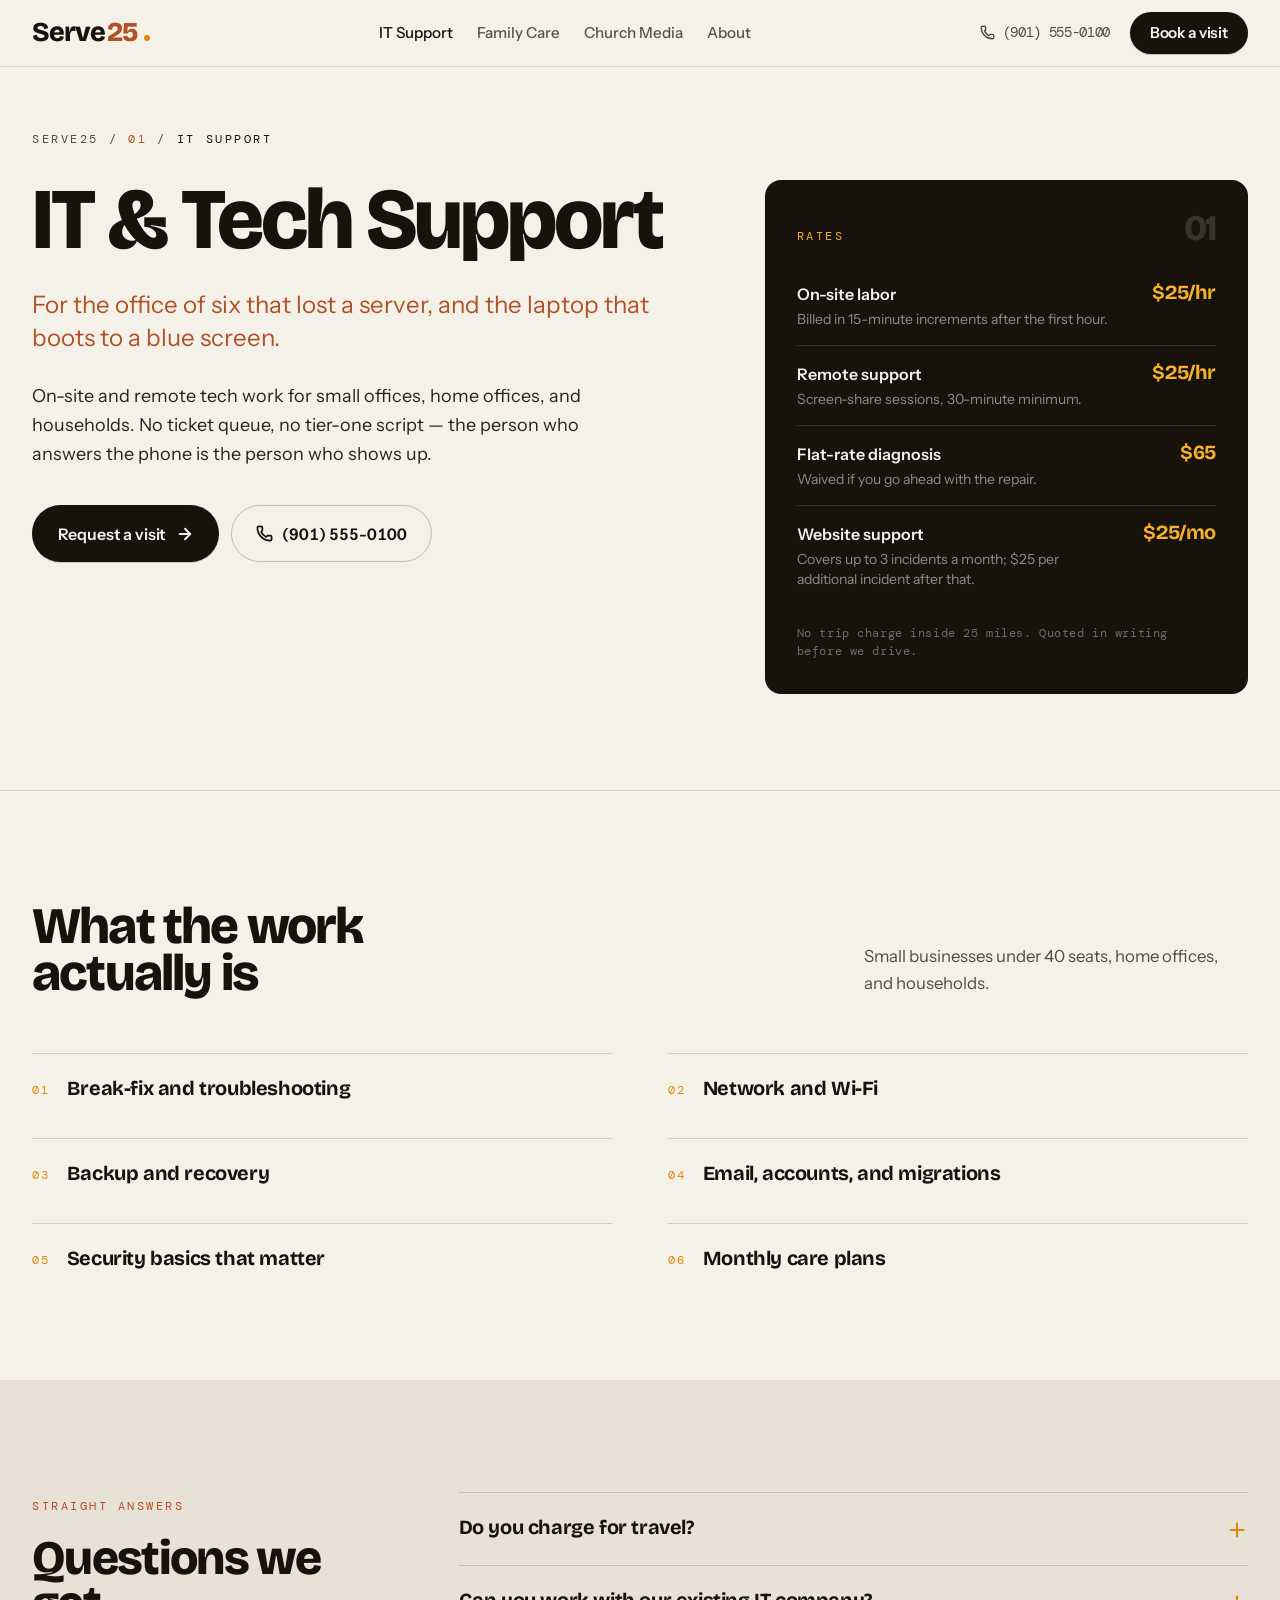
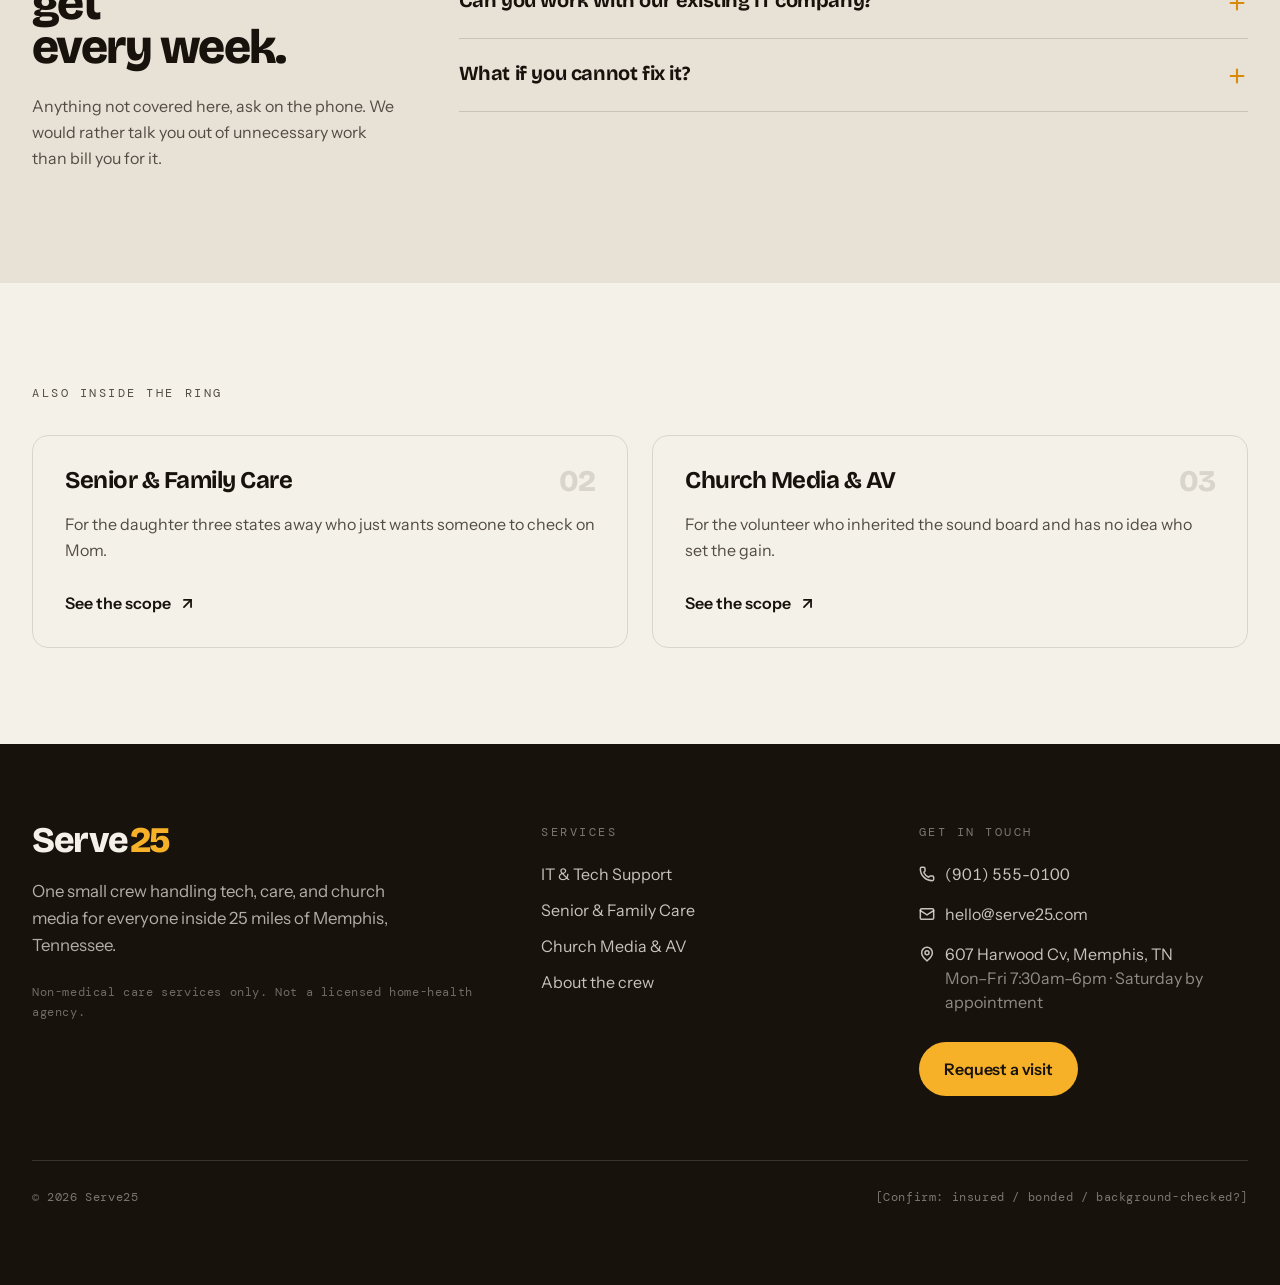
<file: it-support.html>
<!doctype html>
<html lang="en">
<head>
<meta charset="utf-8"/>
<meta name="viewport" content="width=device-width, initial-scale=1"/>
<title>IT & Tech Support — Serve25</title>
<meta name="description" content="On-site and remote tech work for small offices, home offices, and households. No ticket queue, no tier-one script — the person who answers the phone is the person who shows up."/>
<meta name="theme-color" content="#f4efe6"/>
<link rel="icon" href="/favicon.svg" type="image/svg+xml"/>
<link rel="preconnect" href="https://fonts.googleapis.com"/>
<link rel="preconnect" href="https://fonts.gstatic.com" crossorigin/>
<link href="https://fonts.googleapis.com/css2?family=Bricolage+Grotesque:opsz,wdth,wght@12..96,75..100,400..800&family=Instrument+Sans:ital,wght@0,400..600;1,400&family=DM+Mono:wght@400;500&display=swap" rel="stylesheet"/>
<link rel="stylesheet" href="/assets/style.css"/>

</head>
<body class="bg-bone text-ink">
<header class="sticky top-0 z-50 bg-bone/85 backdrop-blur-md border-b border-ink/10">
  <div class="mx-auto max-w-[86rem] px-5 sm:px-8">
    <div class="flex items-center justify-between gap-4 flex-wrap py-3">
      <a href="/index.html" class="flex items-baseline gap-[0.12em]" aria-label="Serve25 home">
        <span class="display text-2xl sm:text-[1.7rem]">Serve</span><span class="display text-2xl sm:text-[1.7rem] text-clay">25</span>
        <span class="mb-[0.35em] ml-1 h-[6px] w-[6px] rounded-full bg-marigold-deep inline-block"></span>
      </a>
      <nav class="flex flex-wrap items-center gap-6" aria-label="Primary">
          <a href="/services/it-support.html" class="text-[0.95rem] font-medium transition-opacity opacity-100">IT Support</a>
          <a href="/services/family-care.html" class="text-[0.95rem] font-medium transition-opacity opacity-70 hover:opacity-100">Family Care</a>
          <a href="/services/church-media.html" class="text-[0.95rem] font-medium transition-opacity opacity-70 hover:opacity-100">Church Media</a>
          <a href="/about.html" class="text-[0.95rem] font-medium transition-opacity opacity-70 hover:opacity-100">About</a>
      </nav>
      <div class="flex items-center gap-5">
        <a href="tel:+19015550100" class="flex items-center gap-2 font-mono text-[0.9rem] tracking-tight tnum opacity-75 transition-opacity hover:opacity-100">
          <svg xmlns="http://www.w3.org/2000/svg" width="15" height="15" viewBox="0 0 24 24" fill="none" stroke="currentColor" stroke-width="2.25" stroke-linecap="round" stroke-linejoin="round" aria-hidden="true"><path d="M13.832 16.568a1 1 0 0 0 1.213-.303l.355-.465A2 2 0 0 1 17 15h3a2 2 0 0 1 2 2v3a2 2 0 0 1-2 2A18 18 0 0 1 2 4a2 2 0 0 1 2-2h3a2 2 0 0 1 2 2v3a2 2 0 0 1-.8 1.6l-.468.351a1 1 0 0 0-.292 1.233 14 14 0 0 0 6.392 6.384"/></svg>(901) 555-0100
        </a>
        <a href="/contact.html" class="btn-solid btn-sm text-[0.95rem]">Book a visit</a>
      </div>
    </div>
  </div>
</header>
<main>

<section class="relative overflow-hidden pt-12 pb-20 sm:pt-16 sm:pb-24">
  <div class="relative mx-auto max-w-[86rem] px-5 sm:px-8">
    <nav class="eyebrow flex items-center gap-2.5 text-ink-3">
      <a href="/index.html" class="transition-colors hover:text-ink">Serve25</a><span>/</span><span class="text-clay">01</span><span>/</span><span class="text-ink">IT Support</span>
    </nav>
    <div class="mt-8 grid gap-12 lg:grid-cols-12 lg:gap-10">
      <div class="lg:col-span-7">
        <h1 class="display text-[clamp(2.6rem,7.4vw,5.4rem)]">IT & Tech Support</h1>
        <p class="mt-7 max-w-2xl text-xl leading-snug text-clay sm:text-2xl">For the office of six that lost a server, and the laptop that boots to a blue screen.</p>
        <p class="mt-7 max-w-xl text-lg leading-relaxed text-ink-2">On-site and remote tech work for small offices, home offices, and households. No ticket queue, no tier-one script — the person who answers the phone is the person who shows up.</p>
        <div class="mt-9 flex flex-wrap gap-3">
          <a href="/contact.html" class="btn-solid">Request a visit<svg xmlns="http://www.w3.org/2000/svg" width="18" height="18" viewBox="0 0 24 24" fill="none" stroke="currentColor" stroke-width="2.5" stroke-linecap="round" stroke-linejoin="round" aria-hidden="true"><path d="M5 12h14"/><path d="m12 5 7 7-7 7"/></svg></a>
          <a href="tel:+19015550100" class="btn-ghost tnum"><svg xmlns="http://www.w3.org/2000/svg" width="17" height="17" viewBox="0 0 24 24" fill="none" stroke="currentColor" stroke-width="2.5" stroke-linecap="round" stroke-linejoin="round" aria-hidden="true"><path d="M13.832 16.568a1 1 0 0 0 1.213-.303l.355-.465A2 2 0 0 1 17 15h3a2 2 0 0 1 2 2v3a2 2 0 0 1-2 2A18 18 0 0 1 2 4a2 2 0 0 1 2-2h3a2 2 0 0 1 2 2v3a2 2 0 0 1-.8 1.6l-.468.351a1 1 0 0 0-.292 1.233 14 14 0 0 0 6.392 6.384"/></svg>(901) 555-0100</a>
        </div>
      </div>
      <aside class="lg:col-span-5">
        <div class="rounded-2xl bg-ink p-7 text-bone sm:p-8">
          <div class="flex items-baseline justify-between gap-4"><span class="eyebrow text-marigold">Rates</span><span class="display text-4xl text-bone/15">01</span></div>
          <dl class="mt-5 divide-y divide-bone/12">
            <div class="flex items-start justify-between gap-6 py-4"><div><dt class="font-semibold">On-site labor</dt><dd class="mt-1 text-sm leading-snug text-bone/55">Billed in 15-minute increments after the first hour.</dd></div><dd class="display-wide shrink-0 text-xl tnum text-marigold">$25/hr</dd></div>
            <div class="flex items-start justify-between gap-6 py-4"><div><dt class="font-semibold">Remote support</dt><dd class="mt-1 text-sm leading-snug text-bone/55">Screen-share sessions, 30-minute minimum.</dd></div><dd class="display-wide shrink-0 text-xl tnum text-marigold">$25/hr</dd></div>
            <div class="flex items-start justify-between gap-6 py-4"><div><dt class="font-semibold">Flat-rate diagnosis</dt><dd class="mt-1 text-sm leading-snug text-bone/55">Waived if you go ahead with the repair.</dd></div><dd class="display-wide shrink-0 text-xl tnum text-marigold">$65</dd></div>
            <div class="flex items-start justify-between gap-6 py-4"><div><dt class="font-semibold">Website support</dt><dd class="mt-1 text-sm leading-snug text-bone/55">Covers up to 3 incidents a month; $25 per additional incident after that.</dd></div><dd class="display-wide shrink-0 text-xl tnum text-marigold">$25/mo</dd></div>
          </dl>
          <p class="mt-5 font-mono text-[0.72rem] leading-relaxed tracking-wider text-bone/40">No trip charge inside 25 miles. Quoted in writing before we drive.</p>
        </div>
      </aside>
    </div>
  </div>
</section>

<section class="border-t border-ink/12 py-20 sm:py-28">
  <div class="mx-auto max-w-[86rem] px-5 sm:px-8">
    <div class="flex flex-col gap-5 sm:flex-row sm:items-end sm:justify-between">
      <h2 class="display max-w-lg text-[clamp(2rem,4.6vw,3.2rem)]">What the work actually is</h2>
      <p class="max-w-sm text-[1.05rem] leading-relaxed text-ink-3">Small businesses under 40 seats, home offices, and households.</p>
    </div>
    <div class="mt-14 grid gap-x-14 gap-y-10 sm:grid-cols-2">
      <div class="border-t border-ink/15 pt-6"><div class="flex items-start gap-4"><span class="mt-1 font-mono text-xs tracking-[0.2em] text-marigold-deep">01</span><div><h3 class="display-wide text-xl">Break-fix and troubleshooting</h3></div></div></div>
          <div class="border-t border-ink/15 pt-6"><div class="flex items-start gap-4"><span class="mt-1 font-mono text-xs tracking-[0.2em] text-marigold-deep">02</span><div><h3 class="display-wide text-xl">Network and Wi-Fi</h3></div></div></div>
          <div class="border-t border-ink/15 pt-6"><div class="flex items-start gap-4"><span class="mt-1 font-mono text-xs tracking-[0.2em] text-marigold-deep">03</span><div><h3 class="display-wide text-xl">Backup and recovery</h3></div></div></div>
          <div class="border-t border-ink/15 pt-6"><div class="flex items-start gap-4"><span class="mt-1 font-mono text-xs tracking-[0.2em] text-marigold-deep">04</span><div><h3 class="display-wide text-xl">Email, accounts, and migrations</h3></div></div></div>
          <div class="border-t border-ink/15 pt-6"><div class="flex items-start gap-4"><span class="mt-1 font-mono text-xs tracking-[0.2em] text-marigold-deep">05</span><div><h3 class="display-wide text-xl">Security basics that matter</h3></div></div></div>
          <div class="border-t border-ink/15 pt-6"><div class="flex items-start gap-4"><span class="mt-1 font-mono text-xs tracking-[0.2em] text-marigold-deep">06</span><div><h3 class="display-wide text-xl">Monthly care plans</h3></div></div></div>
    </div>
  </div>
</section>

<section class="bg-bone-2 py-20 sm:py-28">
  <div class="mx-auto max-w-[86rem] px-5 sm:px-8">
    <div class="grid gap-12 lg:grid-cols-12 lg:gap-16">
      <div class="lg:col-span-4">
        <span class="eyebrow text-clay">Straight answers</span>
        <h2 class="display mt-5 text-[clamp(2rem,4.6vw,3rem)]">Questions we get<br/>every week.</h2>
        <p class="mt-6 leading-relaxed text-ink-3">Anything not covered here, ask on the phone. We would rather talk you out of unnecessary work than bill you for it.</p>
      </div>
      <div class="lg:col-span-8">
        <div class="divide-y divide-ink/15 border-y border-ink/15">
          <details class="group py-6"><summary class="flex cursor-pointer list-none items-start justify-between gap-6"><h3 class="display-wide text-lg sm:text-xl">Do you charge for travel?</h3><svg xmlns="http://www.w3.org/2000/svg" width="22" height="22" viewBox="0 0 24 24" fill="none" stroke="currentColor" stroke-width="2.25" stroke-linecap="round" stroke-linejoin="round" class="mt-0.5 shrink-0 text-marigold-deep transition-transform duration-300 group-open:rotate-45" aria-hidden="true"><path d="M5 12h14"/><path d="M12 5v14"/></svg></summary><p class="mt-4 max-w-2xl leading-relaxed text-ink-3">Not inside the 25-mile ring. Beyond it we add $0.71 per mile each way, quoted up front.</p></details>
          <details class="group py-6"><summary class="flex cursor-pointer list-none items-start justify-between gap-6"><h3 class="display-wide text-lg sm:text-xl">Can you work with our existing IT company?</h3><svg xmlns="http://www.w3.org/2000/svg" width="22" height="22" viewBox="0 0 24 24" fill="none" stroke="currentColor" stroke-width="2.25" stroke-linecap="round" stroke-linejoin="round" class="mt-0.5 shrink-0 text-marigold-deep transition-transform duration-300 group-open:rotate-45" aria-hidden="true"><path d="M5 12h14"/><path d="M12 5v14"/></svg></summary><p class="mt-4 max-w-2xl leading-relaxed text-ink-3">Yes. Plenty of our work is on-site hands for a remote provider who cannot drive out. We stay in our lane and document what we touched.</p></details>
          <details class="group py-6"><summary class="flex cursor-pointer list-none items-start justify-between gap-6"><h3 class="display-wide text-lg sm:text-xl">What if you cannot fix it?</h3><svg xmlns="http://www.w3.org/2000/svg" width="22" height="22" viewBox="0 0 24 24" fill="none" stroke="currentColor" stroke-width="2.25" stroke-linecap="round" stroke-linejoin="round" class="mt-0.5 shrink-0 text-marigold-deep transition-transform duration-300 group-open:rotate-45" aria-hidden="true"><path d="M5 12h14"/><path d="M12 5v14"/></svg></summary><p class="mt-4 max-w-2xl leading-relaxed text-ink-3">You pay the diagnosis fee and we tell you what we would do next, including when the honest answer is to replace the machine instead of billing you for four more hours.</p></details>
        </div>
      </div>
    </div>
  </div>
</section>

<section class="py-20 sm:py-24">
  <div class="mx-auto max-w-[86rem] px-5 sm:px-8">
    <span class="eyebrow text-ink-3">Also inside the ring</span>
    <div class="mt-8 grid gap-6 sm:grid-cols-2">
        <a href="/services/family-care.html" class="group flex h-full flex-col justify-between rounded-2xl border border-ink/12 p-7 transition-colors duration-300 hover:border-ink/30 hover:bg-bone-2/60 sm:p-8">
        <div><div class="flex items-start justify-between gap-5"><h3 class="display-wide text-2xl">Senior & Family Care</h3><span class="display text-3xl text-ink/12">02</span></div>
        <p class="mt-4 leading-relaxed text-ink-3">For the daughter three states away who just wants someone to check on Mom.</p></div>
        <span class="mt-7 inline-flex items-center gap-2 font-semibold"><span class="link-draw">See the scope</span><svg xmlns="http://www.w3.org/2000/svg" width="17" height="17" viewBox="0 0 24 24" fill="none" stroke="currentColor" stroke-width="2.5" stroke-linecap="round" stroke-linejoin="round" aria-hidden="true"><path d="M7 7h10v10"/><path d="M7 17 17 7"/></svg></span></a>
        <a href="/services/church-media.html" class="group flex h-full flex-col justify-between rounded-2xl border border-ink/12 p-7 transition-colors duration-300 hover:border-ink/30 hover:bg-bone-2/60 sm:p-8">
        <div><div class="flex items-start justify-between gap-5"><h3 class="display-wide text-2xl">Church Media & AV</h3><span class="display text-3xl text-ink/12">03</span></div>
        <p class="mt-4 leading-relaxed text-ink-3">For the volunteer who inherited the sound board and has no idea who set the gain.</p></div>
        <span class="mt-7 inline-flex items-center gap-2 font-semibold"><span class="link-draw">See the scope</span><svg xmlns="http://www.w3.org/2000/svg" width="17" height="17" viewBox="0 0 24 24" fill="none" stroke="currentColor" stroke-width="2.5" stroke-linecap="round" stroke-linejoin="round" aria-hidden="true"><path d="M7 7h10v10"/><path d="M7 17 17 7"/></svg></span></a>
    </div>
  </div>
</section>
</main>
<footer class="relative overflow-hidden bg-ink text-bone">
  <div class="relative mx-auto max-w-[86rem] px-5 py-16 sm:px-8 sm:py-20">
    <div class="grid gap-12 lg:grid-cols-[1.4fr_1fr_1fr]">
      <div>
        <div class="flex items-baseline gap-[0.12em]">
          <span class="display text-4xl">Serve</span><span class="display text-4xl text-marigold">25</span>
        </div>
        <p class="mt-5 max-w-sm text-[1.05rem] leading-relaxed text-bone/70">One small crew handling tech, care, and church media for everyone inside 25 miles of Memphis, Tennessee.</p>
        <p class="mt-6 font-mono text-xs leading-relaxed tracking-wider text-bone/40">Non-medical care services only. Not a licensed home-health agency.</p>
      </div>
      <div>
        <h3 class="eyebrow text-bone/45">Services</h3>
        <ul class="mt-5 space-y-3">
            <li><a href="/services/it-support.html" class="link-draw text-bone/80 transition-colors hover:text-marigold">IT & Tech Support</a></li>
            <li><a href="/services/family-care.html" class="link-draw text-bone/80 transition-colors hover:text-marigold">Senior & Family Care</a></li>
            <li><a href="/services/church-media.html" class="link-draw text-bone/80 transition-colors hover:text-marigold">Church Media & AV</a></li>
            <li><a href="/about.html" class="link-draw text-bone/80 transition-colors hover:text-marigold">About the crew</a></li>
        </ul>
      </div>
      <div>
        <h3 class="eyebrow text-bone/45">Get in touch</h3>
        <ul class="mt-5 space-y-4 text-bone/80">
          <li><a href="tel:+19015550100" class="flex items-center gap-2.5 tnum transition-colors hover:text-marigold"><svg xmlns="http://www.w3.org/2000/svg" width="16" height="16" viewBox="0 0 24 24" fill="none" stroke="currentColor" stroke-width="2.25" stroke-linecap="round" stroke-linejoin="round" aria-hidden="true"><path d="M13.832 16.568a1 1 0 0 0 1.213-.303l.355-.465A2 2 0 0 1 17 15h3a2 2 0 0 1 2 2v3a2 2 0 0 1-2 2A18 18 0 0 1 2 4a2 2 0 0 1 2-2h3a2 2 0 0 1 2 2v3a2 2 0 0 1-.8 1.6l-.468.351a1 1 0 0 0-.292 1.233 14 14 0 0 0 6.392 6.384"/></svg>(901) 555-0100</a></li>
          <li><a href="mailto:hello@serve25.com" class="flex items-center gap-2.5 transition-colors hover:text-marigold"><svg xmlns="http://www.w3.org/2000/svg" width="16" height="16" viewBox="0 0 24 24" fill="none" stroke="currentColor" stroke-width="2.25" stroke-linecap="round" stroke-linejoin="round" aria-hidden="true"><path d="m22 7-8.991 5.727a2 2 0 0 1-2.009 0L2 7"/><rect x="2" y="4" width="20" height="16" rx="2"/></svg>hello@serve25.com</a></li>
          <li class="flex items-start gap-2.5"><svg xmlns="http://www.w3.org/2000/svg" width="16" height="16" viewBox="0 0 24 24" fill="none" stroke="currentColor" stroke-width="2.25" stroke-linecap="round" stroke-linejoin="round" class="mt-1 shrink-0" aria-hidden="true"><path d="M20 10c0 4.993-5.539 10.193-7.399 11.799a1 1 0 0 1-1.202 0C9.539 20.193 4 14.993 4 10a8 8 0 0 1 16 0"/><circle cx="12" cy="10" r="3"/></svg><span>607 Harwood Cv, Memphis, TN<br><span class="text-bone/55">Mon–Fri 7:30am–6pm · Saturday by appointment</span></span></li>
        </ul>
        <a href="/contact.html" class="btn-accent mt-7 inline-flex">Request a visit</a>
      </div>
    </div>
    <div class="mt-16 flex flex-col gap-3 border-t border-bone/15 pt-7 font-mono text-xs tracking-wider text-bone/45 sm:flex-row sm:items-center sm:justify-between">
      <span>© 2026 Serve25</span>
      <span>[Confirm: insured / bonded / background-checked?]</span>
    </div>
  </div>
</footer>
</body>
</html>
</file>
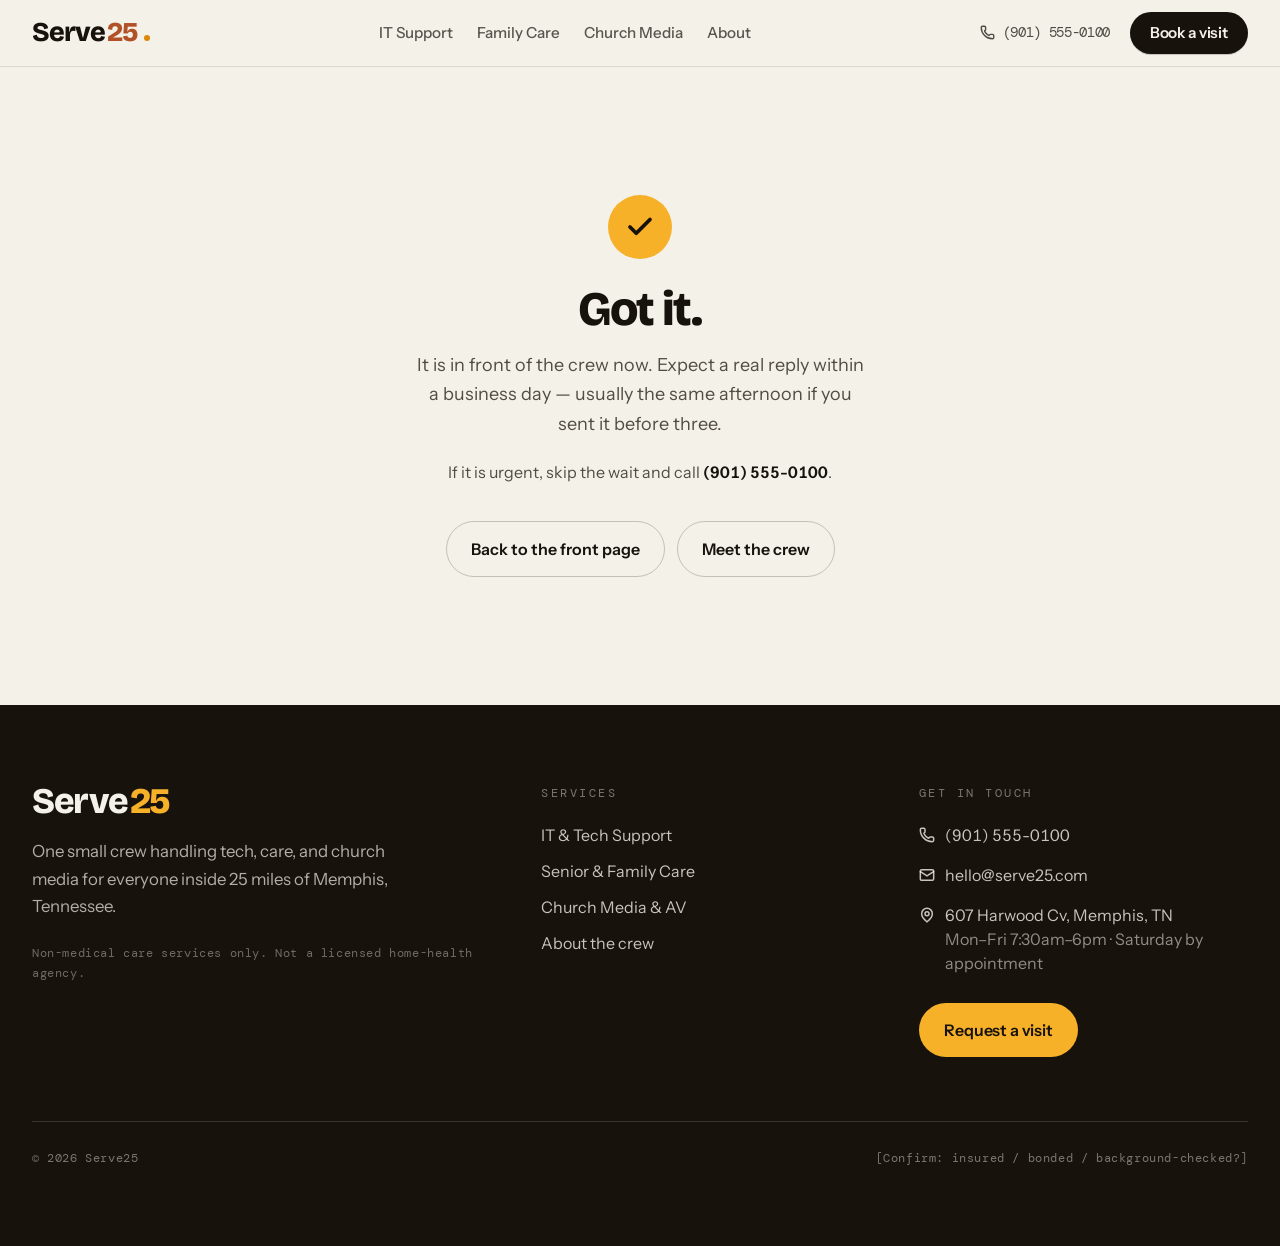
<file: thank-you.html>
<!doctype html>
<html lang="en">
<head>
<meta charset="utf-8"/>
<meta name="viewport" content="width=device-width, initial-scale=1"/>
<title>Thanks — Serve25</title>
<meta name="description" content="Daniel Harvey handling small-business IT support, non-medical senior and family care, and church livestream and AV work in the Memphis, Tennessee area. Flat quotes, written notes, no trip charge inside 25 miles."/>
<meta name="theme-color" content="#f4efe6"/>
<link rel="icon" href="/favicon.svg" type="image/svg+xml"/>
<link rel="preconnect" href="https://fonts.googleapis.com"/>
<link rel="preconnect" href="https://fonts.gstatic.com" crossorigin/>
<link href="https://fonts.googleapis.com/css2?family=Bricolage+Grotesque:opsz,wdth,wght@12..96,75..100,400..800&family=Instrument+Sans:ital,wght@0,400..600;1,400&family=DM+Mono:wght@400;500&display=swap" rel="stylesheet"/>
<link rel="stylesheet" href="/assets/style.css"/>

</head>
<body class="bg-bone text-ink">
<header class="sticky top-0 z-50 bg-bone/85 backdrop-blur-md border-b border-ink/10">
  <div class="mx-auto max-w-[86rem] px-5 sm:px-8">
    <div class="flex items-center justify-between gap-4 flex-wrap py-3">
      <a href="/index.html" class="flex items-baseline gap-[0.12em]" aria-label="Serve25 home">
        <span class="display text-2xl sm:text-[1.7rem]">Serve</span><span class="display text-2xl sm:text-[1.7rem] text-clay">25</span>
        <span class="mb-[0.35em] ml-1 h-[6px] w-[6px] rounded-full bg-marigold-deep inline-block"></span>
      </a>
      <nav class="flex flex-wrap items-center gap-6" aria-label="Primary">
          <a href="/services/it-support.html" class="text-[0.95rem] font-medium transition-opacity opacity-70 hover:opacity-100">IT Support</a>
          <a href="/services/family-care.html" class="text-[0.95rem] font-medium transition-opacity opacity-70 hover:opacity-100">Family Care</a>
          <a href="/services/church-media.html" class="text-[0.95rem] font-medium transition-opacity opacity-70 hover:opacity-100">Church Media</a>
          <a href="/about.html" class="text-[0.95rem] font-medium transition-opacity opacity-70 hover:opacity-100">About</a>
      </nav>
      <div class="flex items-center gap-5">
        <a href="tel:+19015550100" class="flex items-center gap-2 font-mono text-[0.9rem] tracking-tight tnum opacity-75 transition-opacity hover:opacity-100">
          <svg xmlns="http://www.w3.org/2000/svg" width="15" height="15" viewBox="0 0 24 24" fill="none" stroke="currentColor" stroke-width="2.25" stroke-linecap="round" stroke-linejoin="round" aria-hidden="true"><path d="M13.832 16.568a1 1 0 0 0 1.213-.303l.355-.465A2 2 0 0 1 17 15h3a2 2 0 0 1 2 2v3a2 2 0 0 1-2 2A18 18 0 0 1 2 4a2 2 0 0 1 2-2h3a2 2 0 0 1 2 2v3a2 2 0 0 1-.8 1.6l-.468.351a1 1 0 0 0-.292 1.233 14 14 0 0 0 6.392 6.384"/></svg>(901) 555-0100
        </a>
        <a href="/contact.html" class="btn-solid btn-sm text-[0.95rem]">Book a visit</a>
      </div>
    </div>
  </div>
</header>
<main>

<section class="py-6 text-center sm:py-10 mx-auto max-w-2xl px-5 sm:px-8 sm:py-32">
  <span class="mx-auto grid h-16 w-16 place-items-center rounded-full bg-marigold text-ink"><svg xmlns="http://www.w3.org/2000/svg" width="30" height="30" viewBox="0 0 24 24" fill="none" stroke="currentColor" stroke-width="3" stroke-linecap="round" stroke-linejoin="round" aria-hidden="true"><path d="M20 6 9 17l-5-5"/></svg></span>
  <h1 class="display mt-7 text-4xl sm:text-5xl">Got it.</h1>
  <p class="mx-auto mt-5 max-w-md text-lg leading-relaxed text-ink-3">It is in front of the crew now. Expect a real reply within a business day — usually the same afternoon if you sent it before three.</p>
  <p class="mx-auto mt-5 max-w-md leading-relaxed text-ink-3">If it is urgent, skip the wait and call <a href="tel:+19015550100" class="link-draw font-semibold tnum text-ink">(901) 555-0100</a>.</p>
  <div class="mt-9 flex flex-wrap justify-center gap-3">
    <a href="/index.html" class="btn-ghost">Back to the front page</a>
    <a href="/about.html" class="btn-ghost">Meet the crew</a>
  </div>
</section>
</main>
<footer class="relative overflow-hidden bg-ink text-bone">
  <div class="relative mx-auto max-w-[86rem] px-5 py-16 sm:px-8 sm:py-20">
    <div class="grid gap-12 lg:grid-cols-[1.4fr_1fr_1fr]">
      <div>
        <div class="flex items-baseline gap-[0.12em]">
          <span class="display text-4xl">Serve</span><span class="display text-4xl text-marigold">25</span>
        </div>
        <p class="mt-5 max-w-sm text-[1.05rem] leading-relaxed text-bone/70">One small crew handling tech, care, and church media for everyone inside 25 miles of Memphis, Tennessee.</p>
        <p class="mt-6 font-mono text-xs leading-relaxed tracking-wider text-bone/40">Non-medical care services only. Not a licensed home-health agency.</p>
      </div>
      <div>
        <h3 class="eyebrow text-bone/45">Services</h3>
        <ul class="mt-5 space-y-3">
            <li><a href="/services/it-support.html" class="link-draw text-bone/80 transition-colors hover:text-marigold">IT & Tech Support</a></li>
            <li><a href="/services/family-care.html" class="link-draw text-bone/80 transition-colors hover:text-marigold">Senior & Family Care</a></li>
            <li><a href="/services/church-media.html" class="link-draw text-bone/80 transition-colors hover:text-marigold">Church Media & AV</a></li>
            <li><a href="/about.html" class="link-draw text-bone/80 transition-colors hover:text-marigold">About the crew</a></li>
        </ul>
      </div>
      <div>
        <h3 class="eyebrow text-bone/45">Get in touch</h3>
        <ul class="mt-5 space-y-4 text-bone/80">
          <li><a href="tel:+19015550100" class="flex items-center gap-2.5 tnum transition-colors hover:text-marigold"><svg xmlns="http://www.w3.org/2000/svg" width="16" height="16" viewBox="0 0 24 24" fill="none" stroke="currentColor" stroke-width="2.25" stroke-linecap="round" stroke-linejoin="round" aria-hidden="true"><path d="M13.832 16.568a1 1 0 0 0 1.213-.303l.355-.465A2 2 0 0 1 17 15h3a2 2 0 0 1 2 2v3a2 2 0 0 1-2 2A18 18 0 0 1 2 4a2 2 0 0 1 2-2h3a2 2 0 0 1 2 2v3a2 2 0 0 1-.8 1.6l-.468.351a1 1 0 0 0-.292 1.233 14 14 0 0 0 6.392 6.384"/></svg>(901) 555-0100</a></li>
          <li><a href="mailto:hello@serve25.com" class="flex items-center gap-2.5 transition-colors hover:text-marigold"><svg xmlns="http://www.w3.org/2000/svg" width="16" height="16" viewBox="0 0 24 24" fill="none" stroke="currentColor" stroke-width="2.25" stroke-linecap="round" stroke-linejoin="round" aria-hidden="true"><path d="m22 7-8.991 5.727a2 2 0 0 1-2.009 0L2 7"/><rect x="2" y="4" width="20" height="16" rx="2"/></svg>hello@serve25.com</a></li>
          <li class="flex items-start gap-2.5"><svg xmlns="http://www.w3.org/2000/svg" width="16" height="16" viewBox="0 0 24 24" fill="none" stroke="currentColor" stroke-width="2.25" stroke-linecap="round" stroke-linejoin="round" class="mt-1 shrink-0" aria-hidden="true"><path d="M20 10c0 4.993-5.539 10.193-7.399 11.799a1 1 0 0 1-1.202 0C9.539 20.193 4 14.993 4 10a8 8 0 0 1 16 0"/><circle cx="12" cy="10" r="3"/></svg><span>607 Harwood Cv, Memphis, TN<br><span class="text-bone/55">Mon–Fri 7:30am–6pm · Saturday by appointment</span></span></li>
        </ul>
        <a href="/contact.html" class="btn-accent mt-7 inline-flex">Request a visit</a>
      </div>
    </div>
    <div class="mt-16 flex flex-col gap-3 border-t border-bone/15 pt-7 font-mono text-xs tracking-wider text-bone/45 sm:flex-row sm:items-center sm:justify-between">
      <span>© 2026 Serve25</span>
      <span>[Confirm: insured / bonded / background-checked?]</span>
    </div>
  </div>
</footer>
</body>
</html>
</file>
<file: assets/style.css>
@layer properties{@supports (((-webkit-hyphens:none)) and (not (margin-trim:inline))) or ((-moz-orient:inline) and (not (color:rgb(from red r g b)))){*,:before,:after,::backdrop{--tw-translate-x:0;--tw-translate-y:0;--tw-translate-z:0;--tw-rotate-x:initial;--tw-rotate-y:initial;--tw-rotate-z:initial;--tw-skew-x:initial;--tw-skew-y:initial;--tw-space-y-reverse:0;--tw-divide-y-reverse:0;--tw-border-style:solid;--tw-leading:initial;--tw-font-weight:initial;--tw-tracking:initial;--tw-shadow:0 0 #0000;--tw-shadow-color:initial;--tw-shadow-alpha:100%;--tw-inset-shadow:0 0 #0000;--tw-inset-shadow-color:initial;--tw-inset-shadow-alpha:100%;--tw-ring-color:initial;--tw-ring-shadow:0 0 #0000;--tw-inset-ring-color:initial;--tw-inset-ring-shadow:0 0 #0000;--tw-ring-inset:initial;--tw-ring-offset-width:0px;--tw-ring-offset-color:#fff;--tw-ring-offset-shadow:0 0 #0000;--tw-blur:initial;--tw-brightness:initial;--tw-contrast:initial;--tw-grayscale:initial;--tw-hue-rotate:initial;--tw-invert:initial;--tw-opacity:initial;--tw-saturate:initial;--tw-sepia:initial;--tw-drop-shadow:initial;--tw-drop-shadow-color:initial;--tw-drop-shadow-alpha:100%;--tw-drop-shadow-size:initial;--tw-backdrop-blur:initial;--tw-backdrop-brightness:initial;--tw-backdrop-contrast:initial;--tw-backdrop-grayscale:initial;--tw-backdrop-hue-rotate:initial;--tw-backdrop-invert:initial;--tw-backdrop-opacity:initial;--tw-backdrop-saturate:initial;--tw-backdrop-sepia:initial;--tw-duration:initial;--tw-ease:initial;--tw-scale-x:1;--tw-scale-y:1;--tw-scale-z:1;--tw-divide-x-reverse:0}}}@layer theme{:root,:host{--font-sans:"Instrument Sans", ui-sans-serif, system-ui, sans-serif;--font-mono:"DM Mono", ui-monospace, monospace;--color-blue-600:oklch(54.6% .245 262.881);--color-gray-600:oklch(44.6% .03 256.802);--spacing:.25rem;--container-xs:20rem;--container-sm:24rem;--container-md:28rem;--container-lg:32rem;--container-xl:36rem;--container-2xl:42rem;--container-3xl:48rem;--container-4xl:56rem;--text-xs:.75rem;--text-xs--line-height:calc(1 / .75);--text-sm:.875rem;--text-sm--line-height:calc(1.25 / .875);--text-base:1rem;--text-base--line-height: 1.5 ;--text-lg:1.125rem;--text-lg--line-height:calc(1.75 / 1.125);--text-xl:1.25rem;--text-xl--line-height:calc(1.75 / 1.25);--text-2xl:1.5rem;--text-2xl--line-height:calc(2 / 1.5);--text-3xl:1.875rem;--text-3xl--line-height: 1.2 ;--text-4xl:2.25rem;--text-4xl--line-height:calc(2.5 / 2.25);--text-5xl:3rem;--text-5xl--line-height:1;--text-6xl:3.75rem;--text-6xl--line-height:1;--text-7xl:4.5rem;--text-7xl--line-height:1;--font-weight-normal:400;--font-weight-medium:500;--font-weight-semibold:600;--font-weight-bold:700;--tracking-tight:-.025em;--tracking-wider:.05em;--leading-snug:1.375;--leading-relaxed:1.625;--radius-lg:.5rem;--radius-xl:.75rem;--radius-2xl:1rem;--animate-spin:spin 1s linear infinite;--blur-sm:8px;--blur-md:12px;--blur-3xl:64px;--default-transition-duration:.15s;--default-transition-timing-function:cubic-bezier(.4, 0, .2, 1);--default-font-family:var(--font-sans);--default-mono-font-family:var(--font-mono);--font-display:"Bricolage Grotesque", ui-sans-serif, system-ui, sans-serif;--color-ink:oklch(18.8% .014 62);--color-ink-2:oklch(26.2% .016 62);--color-ink-3:oklch(42% .014 62);--color-bone:oklch(95.7% .012 88);--color-bone-2:oklch(91.2% .016 86);--color-marigold:oklch(80.5% .158 78);--color-marigold-deep:oklch(70% .152 68);--color-clay:oklch(55.2% .138 42);--ease-out-soft:cubic-bezier(.22, 1, .36, 1)}}@layer base{*,:after,:before,::backdrop{box-sizing:border-box;border:0 solid;margin:0;padding:0}::file-selector-button{box-sizing:border-box;border:0 solid;margin:0;padding:0}html,:host{-webkit-text-size-adjust:100%;tab-size:4;line-height:1.5;font-family:var(--default-font-family,ui-sans-serif, system-ui, sans-serif, "Apple Color Emoji", "Segoe UI Emoji", "Segoe UI Symbol", "Noto Color Emoji");font-feature-settings:var(--default-font-feature-settings,normal);font-variation-settings:var(--default-font-variation-settings,normal);-webkit-tap-highlight-color:transparent}hr{height:0;color:inherit;border-top-width:1px}abbr:where([title]){-webkit-text-decoration:underline dotted;text-decoration:underline dotted}h1,h2,h3,h4,h5,h6{font-size:inherit;font-weight:inherit}a{color:inherit;-webkit-text-decoration:inherit;text-decoration:inherit}b,strong{font-weight:bolder}code,kbd,samp,pre{font-family:var(--default-mono-font-family,ui-monospace, SFMono-Regular, Menlo, Monaco, Consolas, "Liberation Mono", "Courier New", monospace);font-feature-settings:var(--default-mono-font-feature-settings,normal);font-variation-settings:var(--default-mono-font-variation-settings,normal);font-size:1em}small{font-size:80%}sub,sup{vertical-align:baseline;font-size:75%;line-height:0;position:relative}sub{bottom:-.25em}sup{top:-.5em}table{text-indent:0;border-color:inherit;border-collapse:collapse}:-moz-focusring{outline:auto}progress{vertical-align:baseline}summary{display:list-item}ol,ul,menu{list-style:none}img,svg,video,canvas,audio,iframe,embed,object{vertical-align:middle;display:block}img,video{max-width:100%;height:auto}button,input,select,optgroup,textarea{font:inherit;font-feature-settings:inherit;font-variation-settings:inherit;letter-spacing:inherit;color:inherit;opacity:1;background-color:#0000;border-radius:0}::file-selector-button{font:inherit;font-feature-settings:inherit;font-variation-settings:inherit;letter-spacing:inherit;color:inherit;opacity:1;background-color:#0000;border-radius:0}:where(select:is([multiple],[size])) optgroup{font-weight:bolder}:where(select:is([multiple],[size])) optgroup option{padding-inline-start:20px}::file-selector-button{margin-inline-end:4px}::placeholder{opacity:1}@supports (not ((-webkit-appearance:-apple-pay-button))) or (contain-intrinsic-size:1px){::placeholder{color:currentColor}@supports (color:color-mix(in lab,red,red)){::placeholder{color:color-mix(in oklab,currentcolor 50%,transparent)}}}textarea{resize:vertical}::-webkit-search-decoration{-webkit-appearance:none}::-webkit-date-and-time-value{min-height:1lh;text-align:inherit}::-webkit-datetime-edit{display:inline-flex}::-webkit-datetime-edit-fields-wrapper{padding:0}::-webkit-datetime-edit{padding-block:0}::-webkit-datetime-edit-year-field{padding-block:0}::-webkit-datetime-edit-month-field{padding-block:0}::-webkit-datetime-edit-day-field{padding-block:0}::-webkit-datetime-edit-hour-field{padding-block:0}::-webkit-datetime-edit-minute-field{padding-block:0}::-webkit-datetime-edit-second-field{padding-block:0}::-webkit-datetime-edit-millisecond-field{padding-block:0}::-webkit-datetime-edit-meridiem-field{padding-block:0}::-webkit-calendar-picker-indicator{line-height:1}:-moz-ui-invalid{box-shadow:none}button,input:where([type=button],[type=reset],[type=submit]){appearance:button}::file-selector-button{appearance:button}::-webkit-inner-spin-button{height:auto}::-webkit-outer-spin-button{height:auto}[hidden]:where(:not([hidden=until-found])){display:none!important}}@layer components;@layer utilities{.pointer-events-none{pointer-events:none}.invisible{visibility:hidden}.visible{visibility:visible}.sr-only{clip-path:inset(50%);white-space:nowrap;border-width:0;width:1px;height:1px;margin:-1px;padding:0;position:absolute;overflow:hidden}.absolute{position:absolute}.fixed{position:fixed}.relative{position:relative}.static{position:static}.sticky{position:sticky}.inset-0{inset:calc(var(--spacing) * 0)}.inset-x-0{inset-inline:calc(var(--spacing) * 0)}.inset-y-0{inset-block:calc(var(--spacing) * 0)}.start{inset-inline-start:var(--spacing)}.-top-40{top:calc(var(--spacing) * -40)}.-top-56{top:calc(var(--spacing) * -56)}.top-0{top:calc(var(--spacing) * 0)}.-right-40{right:calc(var(--spacing) * -40)}.right-0{right:calc(var(--spacing) * 0)}.bottom-\[0\.12em\]{bottom:.12em}.-left-32{left:calc(var(--spacing) * -32)}.z-0{z-index:0}.z-10{z-index:10}.z-50{z-index:50}.mx-auto{margin-inline:auto}.my-5{margin-block:calc(var(--spacing) * 5)}.-mt-14{margin-top:calc(var(--spacing) * -14)}.mt-0\.5{margin-top:calc(var(--spacing) * .5)}.mt-1{margin-top:calc(var(--spacing) * 1)}.mt-2{margin-top:calc(var(--spacing) * 2)}.mt-3{margin-top:calc(var(--spacing) * 3)}.mt-4{margin-top:calc(var(--spacing) * 4)}.mt-5{margin-top:calc(var(--spacing) * 5)}.mt-6{margin-top:calc(var(--spacing) * 6)}.mt-7{margin-top:calc(var(--spacing) * 7)}.mt-8{margin-top:calc(var(--spacing) * 8)}.mt-9{margin-top:calc(var(--spacing) * 9)}.mt-10{margin-top:calc(var(--spacing) * 10)}.mt-12{margin-top:calc(var(--spacing) * 12)}.mt-14{margin-top:calc(var(--spacing) * 14)}.mt-16{margin-top:calc(var(--spacing) * 16)}.mt-20{margin-top:calc(var(--spacing) * 20)}.-mr-2{margin-right:calc(var(--spacing) * -2)}.mr-1{margin-right:calc(var(--spacing) * 1)}.mb-4{margin-bottom:calc(var(--spacing) * 4)}.mb-\[0\.35em\]{margin-bottom:.35em}.ml-1{margin-left:calc(var(--spacing) * 1)}.ml-4{margin-left:calc(var(--spacing) * 4)}.block{display:block}.flex{display:flex}.grid{display:grid}.hidden{display:none}.inline-block{display:inline-block}.inline-flex{display:inline-flex}.h-12{height:calc(var(--spacing) * 12)}.h-16{height:calc(var(--spacing) * 16)}.h-\[0\.34em\]{height:.34em}.h-\[3px\]{height:3px}.h-\[4\.5rem\]{height:4.5rem}.h-\[6px\]{height:6px}.h-\[30rem\]{height:30rem}.h-\[34rem\]{height:34rem}.h-\[38rem\]{height:38rem}.h-full{height:100%}.min-h-dvh{min-height:100dvh}.w-12{width:calc(var(--spacing) * 12)}.w-16{width:calc(var(--spacing) * 16)}.w-\[3px\]{width:3px}.w-\[5\.5rem\]{width:5.5rem}.w-\[6px\]{width:6px}.w-\[30rem\]{width:30rem}.w-\[34rem\]{width:34rem}.w-\[38rem\]{width:38rem}.w-\[min\(22rem\,88vw\)\]{width:min(22rem,88vw)}.w-full{width:100%}.max-w-2xl{max-width:var(--container-2xl)}.max-w-3xl{max-width:var(--container-3xl)}.max-w-4xl{max-width:var(--container-4xl)}.max-w-\[15rem\]{max-width:15rem}.max-w-\[18rem\]{max-width:18rem}.max-w-\[86rem\]{max-width:86rem}.max-w-lg{max-width:var(--container-lg)}.max-w-md{max-width:var(--container-md)}.max-w-sm{max-width:var(--container-sm)}.max-w-xl{max-width:var(--container-xl)}.max-w-xs{max-width:var(--container-xs)}.flex-1{flex:1}.shrink-0{flex-shrink:0}.grow{flex-grow:1}.translate-x-0{--tw-translate-x:calc(var(--spacing) * 0);translate:var(--tw-translate-x) var(--tw-translate-y)}.translate-x-3{--tw-translate-x:calc(var(--spacing) * 3);translate:var(--tw-translate-x) var(--tw-translate-y)}.translate-x-full{--tw-translate-x:100%;translate:var(--tw-translate-x) var(--tw-translate-y)}.translate-y-3{--tw-translate-y:calc(var(--spacing) * 3);translate:var(--tw-translate-x) var(--tw-translate-y)}.transform{transform:var(--tw-rotate-x,) var(--tw-rotate-y,) var(--tw-rotate-z,) var(--tw-skew-x,) var(--tw-skew-y,)}.animate-spin{animation:var(--animate-spin)}.cursor-pointer{cursor:pointer}.resize-y{resize:vertical}.list-none{list-style-type:none}.grid-cols-2{grid-template-columns:repeat(2,minmax(0,1fr))}.flex-col{flex-direction:column}.flex-wrap{flex-wrap:wrap}.place-items-center{place-items:center}.items-baseline{align-items:baseline}.items-center{align-items:center}.items-end{align-items:flex-end}.items-start{align-items:flex-start}.justify-between{justify-content:space-between}.justify-center{justify-content:center}.gap-1{gap:calc(var(--spacing) * 1)}.gap-1\.5{gap:calc(var(--spacing) * 1.5)}.gap-2{gap:calc(var(--spacing) * 2)}.gap-2\.5{gap:calc(var(--spacing) * 2.5)}.gap-3{gap:calc(var(--spacing) * 3)}.gap-4{gap:calc(var(--spacing) * 4)}.gap-5{gap:calc(var(--spacing) * 5)}.gap-6{gap:calc(var(--spacing) * 6)}.gap-8{gap:calc(var(--spacing) * 8)}.gap-10{gap:calc(var(--spacing) * 10)}.gap-12{gap:calc(var(--spacing) * 12)}.gap-14{gap:calc(var(--spacing) * 14)}.gap-\[0\.12em\]{gap:.12em}.gap-px{gap:1px}:where(.space-y-3>:not(:last-child)){--tw-space-y-reverse:0;margin-block-start:calc(calc(var(--spacing) * 3) * var(--tw-space-y-reverse));margin-block-end:calc(calc(var(--spacing) * 3) * calc(1 - var(--tw-space-y-reverse)))}:where(.space-y-4>:not(:last-child)){--tw-space-y-reverse:0;margin-block-start:calc(calc(var(--spacing) * 4) * var(--tw-space-y-reverse));margin-block-end:calc(calc(var(--spacing) * 4) * calc(1 - var(--tw-space-y-reverse)))}:where(.space-y-5>:not(:last-child)){--tw-space-y-reverse:0;margin-block-start:calc(calc(var(--spacing) * 5) * var(--tw-space-y-reverse));margin-block-end:calc(calc(var(--spacing) * 5) * calc(1 - var(--tw-space-y-reverse)))}:where(.space-y-6>:not(:last-child)){--tw-space-y-reverse:0;margin-block-start:calc(calc(var(--spacing) * 6) * var(--tw-space-y-reverse));margin-block-end:calc(calc(var(--spacing) * 6) * calc(1 - var(--tw-space-y-reverse)))}:where(.space-y-20>:not(:last-child)){--tw-space-y-reverse:0;margin-block-start:calc(calc(var(--spacing) * 20) * var(--tw-space-y-reverse));margin-block-end:calc(calc(var(--spacing) * 20) * calc(1 - var(--tw-space-y-reverse)))}:where(.space-y-px>:not(:last-child)){--tw-space-y-reverse:0;margin-block-start:calc(1px * var(--tw-space-y-reverse));margin-block-end:calc(1px * calc(1 - var(--tw-space-y-reverse)))}.gap-x-3{column-gap:calc(var(--spacing) * 3)}.gap-x-14{column-gap:calc(var(--spacing) * 14)}.gap-y-1{row-gap:calc(var(--spacing) * 1)}.gap-y-10{row-gap:calc(var(--spacing) * 10)}:where(.divide-y>:not(:last-child)){--tw-divide-y-reverse:0;border-bottom-style:var(--tw-border-style);border-top-style:var(--tw-border-style);border-top-width:calc(1px * var(--tw-divide-y-reverse));border-bottom-width:calc(1px * calc(1 - var(--tw-divide-y-reverse)))}:where(.divide-bone\/12>:not(:last-child)){border-color:#f4f0e81f}@supports (color:color-mix(in lab,red,red)){:where(.divide-bone\/12>:not(:last-child)){border-color:color-mix(in oklab,var(--color-bone) 12%,transparent)}}:where(.divide-ink-2>:not(:last-child)){border-color:var(--color-ink-2)}:where(.divide-ink\/15>:not(:last-child)){border-color:#18120d26}@supports (color:color-mix(in lab,red,red)){:where(.divide-ink\/15>:not(:last-child)){border-color:color-mix(in oklab,var(--color-ink) 15%,transparent)}}.overflow-hidden{overflow:hidden}.overflow-y-auto{overflow-y:auto}.rounded-2xl{border-radius:var(--radius-2xl)}.rounded-\[1\.5rem\]{border-radius:1.5rem}.rounded-\[1\.75rem\]{border-radius:1.75rem}.rounded-full{border-radius:3.40282e38px}.rounded-lg{border-radius:var(--radius-lg)}.rounded-xl{border-radius:var(--radius-xl)}.border{border-style:var(--tw-border-style);border-width:1px}.border-2{border-style:var(--tw-border-style);border-width:2px}.border-y{border-block-style:var(--tw-border-style);border-block-width:1px}.border-t{border-top-style:var(--tw-border-style);border-top-width:1px}.border-b{border-bottom-style:var(--tw-border-style);border-bottom-width:1px}.border-l-2{border-left-style:var(--tw-border-style);border-left-width:2px}.border-bone\/15{border-color:#f4f0e826}@supports (color:color-mix(in lab,red,red)){.border-bone\/15{border-color:color-mix(in oklab,var(--color-bone) 15%,transparent)}}.border-bone\/20{border-color:#f4f0e833}@supports (color:color-mix(in lab,red,red)){.border-bone\/20{border-color:color-mix(in oklab,var(--color-bone) 20%,transparent)}}.border-clay\/40{border-color:#b2512866}@supports (color:color-mix(in lab,red,red)){.border-clay\/40{border-color:color-mix(in oklab,var(--color-clay) 40%,transparent)}}.border-ink\/10{border-color:#18120d1a}@supports (color:color-mix(in lab,red,red)){.border-ink\/10{border-color:color-mix(in oklab,var(--color-ink) 10%,transparent)}}.border-ink\/12{border-color:#18120d1f}@supports (color:color-mix(in lab,red,red)){.border-ink\/12{border-color:color-mix(in oklab,var(--color-ink) 12%,transparent)}}.border-ink\/15{border-color:#18120d26}@supports (color:color-mix(in lab,red,red)){.border-ink\/15{border-color:color-mix(in oklab,var(--color-ink) 15%,transparent)}}.border-ink\/18{border-color:#18120d2e}@supports (color:color-mix(in lab,red,red)){.border-ink\/18{border-color:color-mix(in oklab,var(--color-ink) 18%,transparent)}}.border-marigold{border-color:var(--color-marigold)}.border-marigold-deep{border-color:var(--color-marigold-deep)}.border-transparent{border-color:#0000}.\!bg-marigold{background-color:var(--color-marigold)!important}.bg-bone{background-color:var(--color-bone)}.bg-bone-2{background-color:var(--color-bone-2)}.bg-bone-2\/40{background-color:#e7e1d666}@supports (color:color-mix(in lab,red,red)){.bg-bone-2\/40{background-color:color-mix(in oklab,var(--color-bone-2) 40%,transparent)}}.bg-bone-2\/50{background-color:#e7e1d680}@supports (color:color-mix(in lab,red,red)){.bg-bone-2\/50{background-color:color-mix(in oklab,var(--color-bone-2) 50%,transparent)}}.bg-bone-2\/60{background-color:#e7e1d699}@supports (color:color-mix(in lab,red,red)){.bg-bone-2\/60{background-color:color-mix(in oklab,var(--color-bone-2) 60%,transparent)}}.bg-bone\/15{background-color:#f4f0e826}@supports (color:color-mix(in lab,red,red)){.bg-bone\/15{background-color:color-mix(in oklab,var(--color-bone) 15%,transparent)}}.bg-bone\/85{background-color:#f4f0e8d9}@supports (color:color-mix(in lab,red,red)){.bg-bone\/85{background-color:color-mix(in oklab,var(--color-bone) 85%,transparent)}}.bg-clay{background-color:var(--color-clay)}.bg-clay\/8{background-color:#b2512814}@supports (color:color-mix(in lab,red,red)){.bg-clay\/8{background-color:color-mix(in oklab,var(--color-clay) 8%,transparent)}}.bg-ink{background-color:var(--color-ink)}.bg-ink-2{background-color:var(--color-ink-2)}.bg-ink\/12{background-color:#18120d1f}@supports (color:color-mix(in lab,red,red)){.bg-ink\/12{background-color:color-mix(in oklab,var(--color-ink) 12%,transparent)}}.bg-ink\/45{background-color:#18120d73}@supports (color:color-mix(in lab,red,red)){.bg-ink\/45{background-color:color-mix(in oklab,var(--color-ink) 45%,transparent)}}.bg-marigold{background-color:var(--color-marigold)}.bg-marigold\!{background-color:var(--color-marigold)!important}.bg-marigold-deep{background-color:var(--color-marigold-deep)}.bg-transparent{background-color:#0000}.p-2{padding:calc(var(--spacing) * 2)}.p-2\.5{padding:calc(var(--spacing) * 2.5)}.p-4{padding:calc(var(--spacing) * 4)}.p-5{padding:calc(var(--spacing) * 5)}.p-6{padding:calc(var(--spacing) * 6)}.p-7{padding:calc(var(--spacing) * 7)}.px-1{padding-inline:calc(var(--spacing) * 1)}.px-3{padding-inline:calc(var(--spacing) * 3)}.px-4{padding-inline:calc(var(--spacing) * 4)}.px-5{padding-inline:calc(var(--spacing) * 5)}.px-6{padding-inline:calc(var(--spacing) * 6)}.py-2{padding-block:calc(var(--spacing) * 2)}.py-3{padding-block:calc(var(--spacing) * 3)}.py-4{padding-block:calc(var(--spacing) * 4)}.py-5{padding-block:calc(var(--spacing) * 5)}.py-6{padding-block:calc(var(--spacing) * 6)}.py-12{padding-block:calc(var(--spacing) * 12)}.py-16{padding-block:calc(var(--spacing) * 16)}.py-20{padding-block:calc(var(--spacing) * 20)}.py-24{padding-block:calc(var(--spacing) * 24)}.py-28{padding-block:calc(var(--spacing) * 28)}.pt-5{padding-top:calc(var(--spacing) * 5)}.pt-6{padding-top:calc(var(--spacing) * 6)}.pt-7{padding-top:calc(var(--spacing) * 7)}.pt-10{padding-top:calc(var(--spacing) * 10)}.pt-12{padding-top:calc(var(--spacing) * 12)}.pb-20{padding-bottom:calc(var(--spacing) * 20)}.pb-24{padding-bottom:calc(var(--spacing) * 24)}.pb-28{padding-bottom:calc(var(--spacing) * 28)}.pl-6{padding-left:calc(var(--spacing) * 6)}.text-center{text-align:center}.font-mono{font-family:var(--font-mono)}.text-2xl{font-size:var(--text-2xl);line-height:var(--tw-leading,var(--text-2xl--line-height))}.text-3xl{font-size:var(--text-3xl);line-height:var(--tw-leading,var(--text-3xl--line-height))}.text-4xl{font-size:var(--text-4xl);line-height:var(--tw-leading,var(--text-4xl--line-height))}.text-5xl{font-size:var(--text-5xl);line-height:var(--tw-leading,var(--text-5xl--line-height))}.text-base{font-size:var(--text-base);line-height:var(--tw-leading,var(--text-base--line-height))}.text-lg{font-size:var(--text-lg);line-height:var(--tw-leading,var(--text-lg--line-height))}.text-sm{font-size:var(--text-sm);line-height:var(--tw-leading,var(--text-sm--line-height))}.text-xl{font-size:var(--text-xl);line-height:var(--tw-leading,var(--text-xl--line-height))}.text-xs{font-size:var(--text-xs);line-height:var(--tw-leading,var(--text-xs--line-height))}.text-\[0\.9rem\]{font-size:.9rem}.text-\[0\.72rem\]{font-size:.72rem}.text-\[0\.78rem\]{font-size:.78rem}.text-\[0\.85rem\]{font-size:.85rem}.text-\[0\.88rem\]{font-size:.88rem}.text-\[0\.92rem\]{font-size:.92rem}.text-\[0\.95rem\]{font-size:.95rem}.text-\[0\.98rem\]{font-size:.98rem}.text-\[1\.02rem\]{font-size:1.02rem}.text-\[1\.05rem\]{font-size:1.05rem}.text-\[1\.08rem\]{font-size:1.08rem}.text-\[1\.12rem\]{font-size:1.12rem}.text-\[2\.6rem\]{font-size:2.6rem}.text-\[clamp\(2\.2rem\,5\.4vw\,3\.6rem\)\]{font-size:clamp(2.2rem,5.4vw,3.6rem)}.text-\[clamp\(2\.2rem\,5\.4vw\,3\.9rem\)\]{font-size:clamp(2.2rem,5.4vw,3.9rem)}.text-\[clamp\(2\.2rem\,5\.8vw\,4rem\)\]{font-size:clamp(2.2rem,5.8vw,4rem)}.text-\[clamp\(2\.6rem\,7\.4vw\,5\.2rem\)\]{font-size:clamp(2.6rem,7.4vw,5.2rem)}.text-\[clamp\(2\.6rem\,7\.4vw\,5\.4rem\)\]{font-size:clamp(2.6rem,7.4vw,5.4rem)}.text-\[clamp\(2\.6rem\,7vw\,4\.6rem\)\]{font-size:clamp(2.6rem,7vw,4.6rem)}.text-\[clamp\(2\.6rem\,7vw\,5rem\)\]{font-size:clamp(2.6rem,7vw,5rem)}.text-\[clamp\(2\.9rem\,8\.4vw\,6\.4rem\)\]{font-size:clamp(2.9rem,8.4vw,6.4rem)}.text-\[clamp\(2rem\,4\.6vw\,3\.2rem\)\]{font-size:clamp(2rem,4.6vw,3.2rem)}.text-\[clamp\(2rem\,4\.6vw\,3rem\)\]{font-size:clamp(2rem,4.6vw,3rem)}.text-\[clamp\(2rem\,4\.8vw\,3\.4rem\)\]{font-size:clamp(2rem,4.8vw,3.4rem)}.text-\[clamp\(3\.5rem\,9vw\,6rem\)\]{font-size:clamp(3.5rem,9vw,6rem)}.leading-relaxed{--tw-leading:var(--leading-relaxed);line-height:var(--leading-relaxed)}.leading-snug{--tw-leading:var(--leading-snug);line-height:var(--leading-snug)}.font-bold{--tw-font-weight:var(--font-weight-bold);font-weight:var(--font-weight-bold)}.font-medium{--tw-font-weight:var(--font-weight-medium);font-weight:var(--font-weight-medium)}.font-normal{--tw-font-weight:var(--font-weight-normal);font-weight:var(--font-weight-normal)}.font-semibold{--tw-font-weight:var(--font-weight-semibold);font-weight:var(--font-weight-semibold)}.tracking-\[0\.2em\]{--tw-tracking:.2em;letter-spacing:.2em}.tracking-\[0\.22em\]{--tw-tracking:.22em;letter-spacing:.22em}.tracking-tight{--tw-tracking:var(--tracking-tight);letter-spacing:var(--tracking-tight)}.tracking-wider{--tw-tracking:var(--tracking-wider);letter-spacing:var(--tracking-wider)}.text-blue-600{color:var(--color-blue-600)}.text-bone{color:var(--color-bone)}.text-bone\/15{color:#f4f0e826}@supports (color:color-mix(in lab,red,red)){.text-bone\/15{color:color-mix(in oklab,var(--color-bone) 15%,transparent)}}.text-bone\/40{color:#f4f0e866}@supports (color:color-mix(in lab,red,red)){.text-bone\/40{color:color-mix(in oklab,var(--color-bone) 40%,transparent)}}.text-bone\/45{color:#f4f0e873}@supports (color:color-mix(in lab,red,red)){.text-bone\/45{color:color-mix(in oklab,var(--color-bone) 45%,transparent)}}.text-bone\/55{color:#f4f0e88c}@supports (color:color-mix(in lab,red,red)){.text-bone\/55{color:color-mix(in oklab,var(--color-bone) 55%,transparent)}}.text-bone\/65{color:#f4f0e8a6}@supports (color:color-mix(in lab,red,red)){.text-bone\/65{color:color-mix(in oklab,var(--color-bone) 65%,transparent)}}.text-bone\/70{color:#f4f0e8b3}@supports (color:color-mix(in lab,red,red)){.text-bone\/70{color:color-mix(in oklab,var(--color-bone) 70%,transparent)}}.text-bone\/80{color:#f4f0e8cc}@supports (color:color-mix(in lab,red,red)){.text-bone\/80{color:color-mix(in oklab,var(--color-bone) 80%,transparent)}}.text-bone\/85{color:#f4f0e8d9}@supports (color:color-mix(in lab,red,red)){.text-bone\/85{color:color-mix(in oklab,var(--color-bone) 85%,transparent)}}.text-clay{color:var(--color-clay)}.text-gray-600{color:var(--color-gray-600)}.text-ink{color:var(--color-ink)}.text-ink-2{color:var(--color-ink-2)}.text-ink-3{color:var(--color-ink-3)}.text-ink-3\/80{color:#534c45cc}@supports (color:color-mix(in lab,red,red)){.text-ink-3\/80{color:color-mix(in oklab,var(--color-ink-3) 80%,transparent)}}.text-ink\/12{color:#18120d1f}@supports (color:color-mix(in lab,red,red)){.text-ink\/12{color:color-mix(in oklab,var(--color-ink) 12%,transparent)}}.text-ink\/25{color:#18120d40}@supports (color:color-mix(in lab,red,red)){.text-ink\/25{color:color-mix(in oklab,var(--color-ink) 25%,transparent)}}.text-ink\/30{color:#18120d4d}@supports (color:color-mix(in lab,red,red)){.text-ink\/30{color:color-mix(in oklab,var(--color-ink) 30%,transparent)}}.text-ink\/75{color:#18120dbf}@supports (color:color-mix(in lab,red,red)){.text-ink\/75{color:color-mix(in oklab,var(--color-ink) 75%,transparent)}}.text-marigold{color:var(--color-marigold)}.text-marigold-deep{color:var(--color-marigold-deep)}.antialiased{-webkit-font-smoothing:antialiased;-moz-osx-font-smoothing:grayscale}.opacity-0{opacity:0}.opacity-60{opacity:.6}.opacity-65{opacity:.65}.opacity-70{opacity:.7}.opacity-75{opacity:.75}.opacity-100{opacity:1}.shadow-\[0_30px_70px_-40px_oklch\(0\.19_0\.014_62\/0\.7\)\]{--tw-shadow:0 30px 70px -40px var(--tw-shadow-color,oklch(19% .014 62/.7));box-shadow:var(--tw-inset-shadow),var(--tw-inset-ring-shadow),var(--tw-ring-offset-shadow),var(--tw-ring-shadow),var(--tw-shadow)}.ring{--tw-ring-shadow:var(--tw-ring-inset,) 0 0 0 calc(1px + var(--tw-ring-offset-width)) var(--tw-ring-color,currentcolor);box-shadow:var(--tw-inset-shadow),var(--tw-inset-ring-shadow),var(--tw-ring-offset-shadow),var(--tw-ring-shadow),var(--tw-shadow)}.blur-3xl{--tw-blur:blur(var(--blur-3xl));filter:var(--tw-blur,) var(--tw-brightness,) var(--tw-contrast,) var(--tw-grayscale,) var(--tw-hue-rotate,) var(--tw-invert,) var(--tw-saturate,) var(--tw-sepia,) var(--tw-drop-shadow,)}.filter{filter:var(--tw-blur,) var(--tw-brightness,) var(--tw-contrast,) var(--tw-grayscale,) var(--tw-hue-rotate,) var(--tw-invert,) var(--tw-saturate,) var(--tw-sepia,) var(--tw-drop-shadow,)}.backdrop-blur-md{--tw-backdrop-blur:blur(var(--blur-md));-webkit-backdrop-filter:var(--tw-backdrop-blur,) var(--tw-backdrop-brightness,) var(--tw-backdrop-contrast,) var(--tw-backdrop-grayscale,) var(--tw-backdrop-hue-rotate,) var(--tw-backdrop-invert,) var(--tw-backdrop-opacity,) var(--tw-backdrop-saturate,) var(--tw-backdrop-sepia,);backdrop-filter:var(--tw-backdrop-blur,) var(--tw-backdrop-brightness,) var(--tw-backdrop-contrast,) var(--tw-backdrop-grayscale,) var(--tw-backdrop-hue-rotate,) var(--tw-backdrop-invert,) var(--tw-backdrop-opacity,) var(--tw-backdrop-saturate,) var(--tw-backdrop-sepia,)}.backdrop-blur-sm{--tw-backdrop-blur:blur(var(--blur-sm));-webkit-backdrop-filter:var(--tw-backdrop-blur,) var(--tw-backdrop-brightness,) var(--tw-backdrop-contrast,) var(--tw-backdrop-grayscale,) var(--tw-backdrop-hue-rotate,) var(--tw-backdrop-invert,) var(--tw-backdrop-opacity,) var(--tw-backdrop-saturate,) var(--tw-backdrop-sepia,);backdrop-filter:var(--tw-backdrop-blur,) var(--tw-backdrop-brightness,) var(--tw-backdrop-contrast,) var(--tw-backdrop-grayscale,) var(--tw-backdrop-hue-rotate,) var(--tw-backdrop-invert,) var(--tw-backdrop-opacity,) var(--tw-backdrop-saturate,) var(--tw-backdrop-sepia,)}.transition-all{transition-property:all;transition-timing-function:var(--tw-ease,var(--default-transition-timing-function));transition-duration:var(--tw-duration,var(--default-transition-duration))}.transition-colors{transition-property:color,background-color,border-color,outline-color,text-decoration-color,fill,stroke,--tw-gradient-from,--tw-gradient-via,--tw-gradient-to;transition-timing-function:var(--tw-ease,var(--default-transition-timing-function));transition-duration:var(--tw-duration,var(--default-transition-duration))}.transition-opacity{transition-property:opacity;transition-timing-function:var(--tw-ease,var(--default-transition-timing-function));transition-duration:var(--tw-duration,var(--default-transition-duration))}.transition-transform{transition-property:transform,translate,scale,rotate;transition-timing-function:var(--tw-ease,var(--default-transition-timing-function));transition-duration:var(--tw-duration,var(--default-transition-duration))}.duration-300{--tw-duration:.3s;transition-duration:.3s}.duration-400{--tw-duration:.4s;transition-duration:.4s}.duration-500{--tw-duration:.5s;transition-duration:.5s}.ease-\[cubic-bezier\(0\.22\,1\,0\.36\,1\)\]{--tw-ease:cubic-bezier(.22,1,.36,1);transition-timing-function:cubic-bezier(.22,1,.36,1)}.group-open\:rotate-45:is(:where(.group):is([open],:popover-open,:open) *){rotate:45deg}@media(hover:hover){.group-hover\:translate-x-0\.5:is(:where(.group):hover *){--tw-translate-x:calc(var(--spacing) * .5);translate:var(--tw-translate-x) var(--tw-translate-y)}.group-hover\:-translate-y-0\.5:is(:where(.group):hover *){--tw-translate-y:calc(var(--spacing) * -.5);translate:var(--tw-translate-x) var(--tw-translate-y)}.group-hover\:scale-150:is(:where(.group):hover *){--tw-scale-x:150%;--tw-scale-y:150%;--tw-scale-z:150%;scale:var(--tw-scale-x) var(--tw-scale-y)}.group-hover\:border-marigold-deep:is(:where(.group):hover *){border-color:var(--color-marigold-deep)}.group-hover\:bg-marigold:is(:where(.group):hover *){background-color:var(--color-marigold)}.group-hover\:text-ink:is(:where(.group):hover *){color:var(--color-ink)}.group-hover\:text-marigold-deep\/60:is(:where(.group):hover *){color:#db890899}@supports (color:color-mix(in lab,red,red)){.group-hover\:text-marigold-deep\/60:is(:where(.group):hover *){color:color-mix(in oklab,var(--color-marigold-deep) 60%,transparent)}}.hover\:border-ink\/25:hover{border-color:#18120d40}@supports (color:color-mix(in lab,red,red)){.hover\:border-ink\/25:hover{border-color:color-mix(in oklab,var(--color-ink) 25%,transparent)}}.hover\:border-ink\/30:hover{border-color:#18120d4d}@supports (color:color-mix(in lab,red,red)){.hover\:border-ink\/30:hover{border-color:color-mix(in oklab,var(--color-ink) 30%,transparent)}}.hover\:border-ink\/40:hover{border-color:#18120d66}@supports (color:color-mix(in lab,red,red)){.hover\:border-ink\/40:hover{border-color:color-mix(in oklab,var(--color-ink) 40%,transparent)}}.hover\:border-marigold:hover{border-color:var(--color-marigold)}.hover\:bg-bone-2\/60:hover{background-color:#e7e1d699}@supports (color:color-mix(in lab,red,red)){.hover\:bg-bone-2\/60:hover{background-color:color-mix(in oklab,var(--color-bone-2) 60%,transparent)}}.hover\:bg-bone-2\/70:hover{background-color:#e7e1d6b3}@supports (color:color-mix(in lab,red,red)){.hover\:bg-bone-2\/70:hover{background-color:color-mix(in oklab,var(--color-bone-2) 70%,transparent)}}.hover\:bg-bone\/10:hover{background-color:#f4f0e81a}@supports (color:color-mix(in lab,red,red)){.hover\:bg-bone\/10:hover{background-color:color-mix(in oklab,var(--color-bone) 10%,transparent)}}.hover\:bg-ink\/8:hover{background-color:#18120d14}@supports (color:color-mix(in lab,red,red)){.hover\:bg-ink\/8:hover{background-color:color-mix(in oklab,var(--color-ink) 8%,transparent)}}.hover\:text-ink:hover{color:var(--color-ink)}.hover\:text-marigold:hover{color:var(--color-marigold)}.hover\:opacity-100:hover{opacity:1}}.focus\:not-sr-only:focus{clip-path:none;white-space:normal;width:auto;height:auto;margin:0;padding:0;position:static;overflow:visible}.focus\:fixed:focus{position:fixed}.focus\:top-4:focus{top:calc(var(--spacing) * 4)}.focus\:left-4:focus{left:calc(var(--spacing) * 4)}.focus\:z-\[70\]:focus{z-index:70}.focus\:rounded-full:focus{border-radius:3.40282e38px}.focus\:bg-ink:focus{background-color:var(--color-ink)}.focus\:px-5:focus{padding-inline:calc(var(--spacing) * 5)}.focus\:py-3:focus{padding-block:calc(var(--spacing) * 3)}.focus\:text-bone:focus{color:var(--color-bone)}@media(min-width:40rem){.sm\:mt-20{margin-top:calc(var(--spacing) * 20)}.sm\:mt-24{margin-top:calc(var(--spacing) * 24)}.sm\:grid-cols-2{grid-template-columns:repeat(2,minmax(0,1fr))}.sm\:grid-cols-3{grid-template-columns:repeat(3,minmax(0,1fr))}.sm\:flex-row{flex-direction:row}.sm\:items-center{align-items:center}.sm\:items-end{align-items:flex-end}.sm\:justify-between{justify-content:space-between}:where(.sm\:space-y-28>:not(:last-child)){--tw-space-y-reverse:0;margin-block-start:calc(calc(var(--spacing) * 28) * var(--tw-space-y-reverse));margin-block-end:calc(calc(var(--spacing) * 28) * calc(1 - var(--tw-space-y-reverse)))}.sm\:p-8{padding:calc(var(--spacing) * 8)}.sm\:p-9{padding:calc(var(--spacing) * 9)}.sm\:px-8{padding-inline:calc(var(--spacing) * 8)}.sm\:py-10{padding-block:calc(var(--spacing) * 10)}.sm\:py-14{padding-block:calc(var(--spacing) * 14)}.sm\:py-20{padding-block:calc(var(--spacing) * 20)}.sm\:py-24{padding-block:calc(var(--spacing) * 24)}.sm\:py-28{padding-block:calc(var(--spacing) * 28)}.sm\:py-32{padding-block:calc(var(--spacing) * 32)}.sm\:py-36{padding-block:calc(var(--spacing) * 36)}.sm\:pt-16{padding-top:calc(var(--spacing) * 16)}.sm\:pb-24{padding-bottom:calc(var(--spacing) * 24)}.sm\:pb-32{padding-bottom:calc(var(--spacing) * 32)}.sm\:pb-36{padding-bottom:calc(var(--spacing) * 36)}.sm\:text-2xl{font-size:var(--text-2xl);line-height:var(--tw-leading,var(--text-2xl--line-height))}.sm\:text-5xl{font-size:var(--text-5xl);line-height:var(--tw-leading,var(--text-5xl--line-height))}.sm\:text-6xl{font-size:var(--text-6xl);line-height:var(--tw-leading,var(--text-6xl--line-height))}.sm\:text-7xl{font-size:var(--text-7xl);line-height:var(--tw-leading,var(--text-7xl--line-height))}.sm\:text-xl{font-size:var(--text-xl);line-height:var(--tw-leading,var(--text-xl--line-height))}.sm\:text-\[1\.7rem\]{font-size:1.7rem}.sm\:text-\[1\.8rem\]{font-size:1.8rem}.sm\:text-\[1\.9rem\]{font-size:1.9rem}.sm\:text-\[2\.1rem\]{font-size:2.1rem}}@media(min-width:48rem){.md\:flex{display:flex}.md\:hidden{display:none}}@media(min-width:64rem){.lg\:col-span-1{grid-column:span 1/span 1}.lg\:col-span-3{grid-column:span 3/span 3}.lg\:col-span-4{grid-column:span 4/span 4}.lg\:col-span-5{grid-column:span 5/span 5}.lg\:col-span-7{grid-column:span 7/span 7}.lg\:col-span-8{grid-column:span 8/span 8}.lg\:-mt-6{margin-top:calc(var(--spacing) * -6)}.lg\:mt-10{margin-top:calc(var(--spacing) * 10)}.lg\:flex{display:flex}.lg\:max-w-none{max-width:none}.lg\:grid-cols-2{grid-template-columns:repeat(2,minmax(0,1fr))}.lg\:grid-cols-4{grid-template-columns:repeat(4,minmax(0,1fr))}.lg\:grid-cols-12{grid-template-columns:repeat(12,minmax(0,1fr))}.lg\:grid-cols-\[1\.4fr_1fr_1fr\]{grid-template-columns:1.4fr 1fr 1fr}.lg\:flex-row{flex-direction:row}.lg\:items-baseline{align-items:baseline}.lg\:items-center{align-items:center}.lg\:justify-between{justify-content:space-between}.lg\:gap-10{gap:calc(var(--spacing) * 10)}.lg\:gap-12{gap:calc(var(--spacing) * 12)}.lg\:gap-16{gap:calc(var(--spacing) * 16)}.lg\:gap-20{gap:calc(var(--spacing) * 20)}:where(.lg\:divide-x>:not(:last-child)){--tw-divide-x-reverse:0;border-inline-style:var(--tw-border-style);border-inline-start-width:calc(1px * var(--tw-divide-x-reverse));border-inline-end-width:calc(1px * calc(1 - var(--tw-divide-x-reverse)))}.lg\:justify-self-end{justify-self:flex-end}.lg\:px-8{padding-inline:calc(var(--spacing) * 8)}.lg\:pt-14{padding-top:calc(var(--spacing) * 14)}.lg\:pb-14{padding-bottom:calc(var(--spacing) * 14)}.lg\:pl-0{padding-left:calc(var(--spacing) * 0)}.lg\:pl-\[8\%\]{padding-left:8%}}@media(min-width:80rem){.xl\:col-span-5{grid-column:span 5/span 5}.xl\:col-span-7{grid-column:span 7/span 7}}}:root{color-scheme:light}html{scroll-behavior:smooth;-webkit-text-size-adjust:100%}body{background:var(--color-bone);color:var(--color-ink);font-family:var(--font-sans);font-synthesis-weight:none;-webkit-font-smoothing:antialiased;-moz-osx-font-smoothing:grayscale;margin:0}::selection{background:var(--color-marigold);color:var(--color-ink)}:focus-visible{outline:2px solid var(--color-marigold);outline-offset:3px;border-radius:2px}.display{font-family:var(--font-display);letter-spacing:-.035em;font-variation-settings:"wdth" 100;font-weight:800;line-height:.92}.display-wide{font-family:var(--font-display);letter-spacing:-.02em;font-weight:700;line-height:1}.eyebrow{font-family:var(--font-mono);letter-spacing:.22em;text-transform:uppercase;font-size:.72rem}.tnum{font-variant-numeric:tabular-nums}.grain{z-index:60;pointer-events:none;opacity:.32;mix-blend-mode:multiply;background-image:url("data:image/svg+xml,%3Csvg xmlns='http://www.w3.org/2000/svg' width='180' height='180'%3E%3Cfilter id='n'%3E%3CfeTurbulence type='fractalNoise' baseFrequency='0.85' numOctaves='3' stitchTiles='stitch'/%3E%3CfeColorMatrix type='saturate' values='0'/%3E%3C/filter%3E%3Crect width='180' height='180' filter='url(%23n)' opacity='0.42'/%3E%3C/svg%3E");position:fixed;inset:0}.ruled{background-image:linear-gradient(90deg,#18120d14 0 1px,#0000 1px 100%)}@supports (color:color-mix(in lab,red,red)){.ruled{background-image:linear-gradient(to right,color-mix(in oklch,var(--color-ink) 8%,transparent) 0 1px,transparent 1px 100%)}}.ruled{background-size:7.5rem 100%}.ruled-ink{background-image:linear-gradient(90deg,#f4f0e817 0 1px,#0000 1px 100%)}@supports (color:color-mix(in lab,red,red)){.ruled-ink{background-image:linear-gradient(to right,color-mix(in oklch,var(--color-bone) 9%,transparent) 0 1px,transparent 1px 100%)}}.ruled-ink{background-size:7.5rem 100%}@keyframes rise{0%{opacity:0;transform:translateY(1.75rem)}to{opacity:1;transform:translate(0)}}@keyframes sweep{0%{transform:scaleX(0)}to{transform:scaleX(1)}}@keyframes ring-pulse{0%,to{opacity:.25;transform:scale(.965)}50%{opacity:.7;transform:scale(1)}}.rise{animation:rise .85s var(--ease-out-soft) both}.sweep{transform-origin:0;animation:sweep .9s var(--ease-out-soft) both}.d1{animation-delay:60ms}.d2{animation-delay:.14s}.d3{animation-delay:.22s}.d4{animation-delay:.3s}.d5{animation-delay:.38s}.d6{animation-delay:.46s}.d7{animation-delay:.56s}.reveal{opacity:0;transition:opacity .8s var(--ease-out-soft),transform .8s var(--ease-out-soft);transform:translateY(2rem)}.reveal.in-view{opacity:1;transform:translate(0)}@media(scripting:none){.reveal{opacity:1;transform:none}}@media(prefers-reduced-motion:reduce){html{scroll-behavior:auto}.rise,.sweep,.ring-pulse{animation:none}.reveal{opacity:1;transition:none;transform:none}}.ring-pulse{animation:6s ease-in-out infinite ring-pulse}.btn-solid{background:var(--color-ink);color:var(--color-bone);letter-spacing:-.01em;transition:transform .22s var(--ease-out-soft),background-color .22s ease,box-shadow .22s ease;border-radius:999px;align-items:center;gap:.6rem;padding:.95rem 1.6rem;font-weight:600;display:inline-flex;position:relative;box-shadow:0 1px #18120d33}@supports (color:color-mix(in lab,red,red)){.btn-solid{box-shadow:0 1px color-mix(in oklch,var(--color-ink) 20%,transparent)}}.btn-solid:hover{background:var(--color-marigold-deep);color:var(--color-ink);transform:translateY(-2px);box-shadow:0 10px 24px -10px #18120d8c}@supports (color:color-mix(in lab,red,red)){.btn-solid:hover{box-shadow:0 10px 24px -10px color-mix(in oklch,var(--color-ink) 55%,transparent)}}.btn-solid:active{transform:translateY(0)}.btn-ghost{border:1.5px solid #18120d38;border-radius:999px;align-items:center;gap:.55rem;padding:.95rem 1.5rem;font-weight:600;display:inline-flex}@supports (color:color-mix(in lab,red,red)){.btn-ghost{border:1.5px solid color-mix(in oklch,var(--color-ink) 22%,transparent)}}.btn-ghost{transition:border-color .22s ease,background-color .22s ease,transform .22s var(--ease-out-soft)}.btn-ghost:hover{border-color:var(--color-ink);background:#18120d0d}@supports (color:color-mix(in lab,red,red)){.btn-ghost:hover{background:color-mix(in oklch,var(--color-ink) 5%,transparent)}}.btn-ghost:hover{transform:translateY(-2px)}.btn-accent{background:var(--color-marigold);color:var(--color-ink);letter-spacing:-.01em;transition:transform .22s var(--ease-out-soft),background-color .22s ease,color .22s ease;border-radius:999px;align-items:center;gap:.6rem;padding:.95rem 1.6rem;font-weight:600;display:inline-flex}.btn-accent:hover{background:var(--color-bone);color:var(--color-ink);transform:translateY(-2px)}.btn-ghost-strong{border-color:#18120d61}@supports (color:color-mix(in lab,red,red)){.btn-ghost-strong{border-color:color-mix(in oklch,var(--color-ink) 38%,transparent)}}.btn-ghost-strong{color:var(--color-ink)}.btn-ghost-strong:hover{border-color:var(--color-ink);background:#18120d14}@supports (color:color-mix(in lab,red,red)){.btn-ghost-strong:hover{background:color-mix(in oklch,var(--color-ink) 8%,transparent)}}.btn-sm{padding:.6rem 1.25rem}.field{background:var(--color-bone);border:1.5px solid #18120d2e;width:100%}@supports (color:color-mix(in lab,red,red)){.field{border:1.5px solid color-mix(in oklch,var(--color-ink) 18%,transparent)}}.field{font-family:var(--font-sans);color:var(--color-ink);border-radius:.4rem;padding:.85rem 1rem;font-size:1rem;transition:border-color .18s,box-shadow .18s}.field::placeholder{color:#18120d6b}@supports (color:color-mix(in lab,red,red)){.field::placeholder{color:color-mix(in oklch,var(--color-ink) 42%,transparent)}}.field:focus{border-color:var(--color-ink);outline:none;box-shadow:0 0 0 3px #f6b12973}@supports (color:color-mix(in lab,red,red)){.field:focus{box-shadow:0 0 0 3px color-mix(in oklch,var(--color-marigold) 45%,transparent)}}.field[aria-invalid=true]{border-color:var(--color-clay)}.field-select{appearance:none;cursor:pointer;background-image:url("data:image/svg+xml,%3Csvg xmlns='http://www.w3.org/2000/svg' viewBox='0 0 24 24' fill='none' stroke='%236b6355' stroke-width='2.5' stroke-linecap='round' stroke-linejoin='round'%3E%3Cpath d='m6 9 6 6 6-6'/%3E%3C/svg%3E");background-position:right 1rem center;background-repeat:no-repeat;background-size:1.05rem;padding-right:2.75rem}.lh-tight{line-height:1.06}.lh-snug{line-height:1.22}.link-draw{display:inline-block;position:relative}.link-draw:after{content:"";transform-origin:0;width:100%;height:1.5px;transition:transform .3s var(--ease-out-soft);background:currentColor;position:absolute;bottom:-2px;left:0;transform:scaleX(0)}.link-draw:hover:after{transform:scaleX(1)}@property --tw-translate-x{syntax:"*";inherits:false;initial-value:0}@property --tw-translate-y{syntax:"*";inherits:false;initial-value:0}@property --tw-translate-z{syntax:"*";inherits:false;initial-value:0}@property --tw-rotate-x{syntax:"*";inherits:false}@property --tw-rotate-y{syntax:"*";inherits:false}@property --tw-rotate-z{syntax:"*";inherits:false}@property --tw-skew-x{syntax:"*";inherits:false}@property --tw-skew-y{syntax:"*";inherits:false}@property --tw-space-y-reverse{syntax:"*";inherits:false;initial-value:0}@property --tw-divide-y-reverse{syntax:"*";inherits:false;initial-value:0}@property --tw-border-style{syntax:"*";inherits:false;initial-value:solid}@property --tw-leading{syntax:"*";inherits:false}@property --tw-font-weight{syntax:"*";inherits:false}@property --tw-tracking{syntax:"*";inherits:false}@property --tw-shadow{syntax:"*";inherits:false;initial-value:0 0 #0000}@property --tw-shadow-color{syntax:"*";inherits:false}@property --tw-shadow-alpha{syntax:"<percentage>";inherits:false;initial-value:100%}@property --tw-inset-shadow{syntax:"*";inherits:false;initial-value:0 0 #0000}@property --tw-inset-shadow-color{syntax:"*";inherits:false}@property --tw-inset-shadow-alpha{syntax:"<percentage>";inherits:false;initial-value:100%}@property --tw-ring-color{syntax:"*";inherits:false}@property --tw-ring-shadow{syntax:"*";inherits:false;initial-value:0 0 #0000}@property --tw-inset-ring-color{syntax:"*";inherits:false}@property --tw-inset-ring-shadow{syntax:"*";inherits:false;initial-value:0 0 #0000}@property --tw-ring-inset{syntax:"*";inherits:false}@property --tw-ring-offset-width{syntax:"<length>";inherits:false;initial-value:0}@property --tw-ring-offset-color{syntax:"*";inherits:false;initial-value:#fff}@property --tw-ring-offset-shadow{syntax:"*";inherits:false;initial-value:0 0 #0000}@property --tw-blur{syntax:"*";inherits:false}@property --tw-brightness{syntax:"*";inherits:false}@property --tw-contrast{syntax:"*";inherits:false}@property --tw-grayscale{syntax:"*";inherits:false}@property --tw-hue-rotate{syntax:"*";inherits:false}@property --tw-invert{syntax:"*";inherits:false}@property --tw-opacity{syntax:"*";inherits:false}@property --tw-saturate{syntax:"*";inherits:false}@property --tw-sepia{syntax:"*";inherits:false}@property --tw-drop-shadow{syntax:"*";inherits:false}@property --tw-drop-shadow-color{syntax:"*";inherits:false}@property --tw-drop-shadow-alpha{syntax:"<percentage>";inherits:false;initial-value:100%}@property --tw-drop-shadow-size{syntax:"*";inherits:false}@property --tw-backdrop-blur{syntax:"*";inherits:false}@property --tw-backdrop-brightness{syntax:"*";inherits:false}@property --tw-backdrop-contrast{syntax:"*";inherits:false}@property --tw-backdrop-grayscale{syntax:"*";inherits:false}@property --tw-backdrop-hue-rotate{syntax:"*";inherits:false}@property --tw-backdrop-invert{syntax:"*";inherits:false}@property --tw-backdrop-opacity{syntax:"*";inherits:false}@property --tw-backdrop-saturate{syntax:"*";inherits:false}@property --tw-backdrop-sepia{syntax:"*";inherits:false}@property --tw-duration{syntax:"*";inherits:false}@property --tw-ease{syntax:"*";inherits:false}@property --tw-scale-x{syntax:"*";inherits:false;initial-value:1}@property --tw-scale-y{syntax:"*";inherits:false;initial-value:1}@property --tw-scale-z{syntax:"*";inherits:false;initial-value:1}@property --tw-divide-x-reverse{syntax:"*";inherits:false;initial-value:0}@keyframes spin{to{transform:rotate(360deg)}}
</file>
